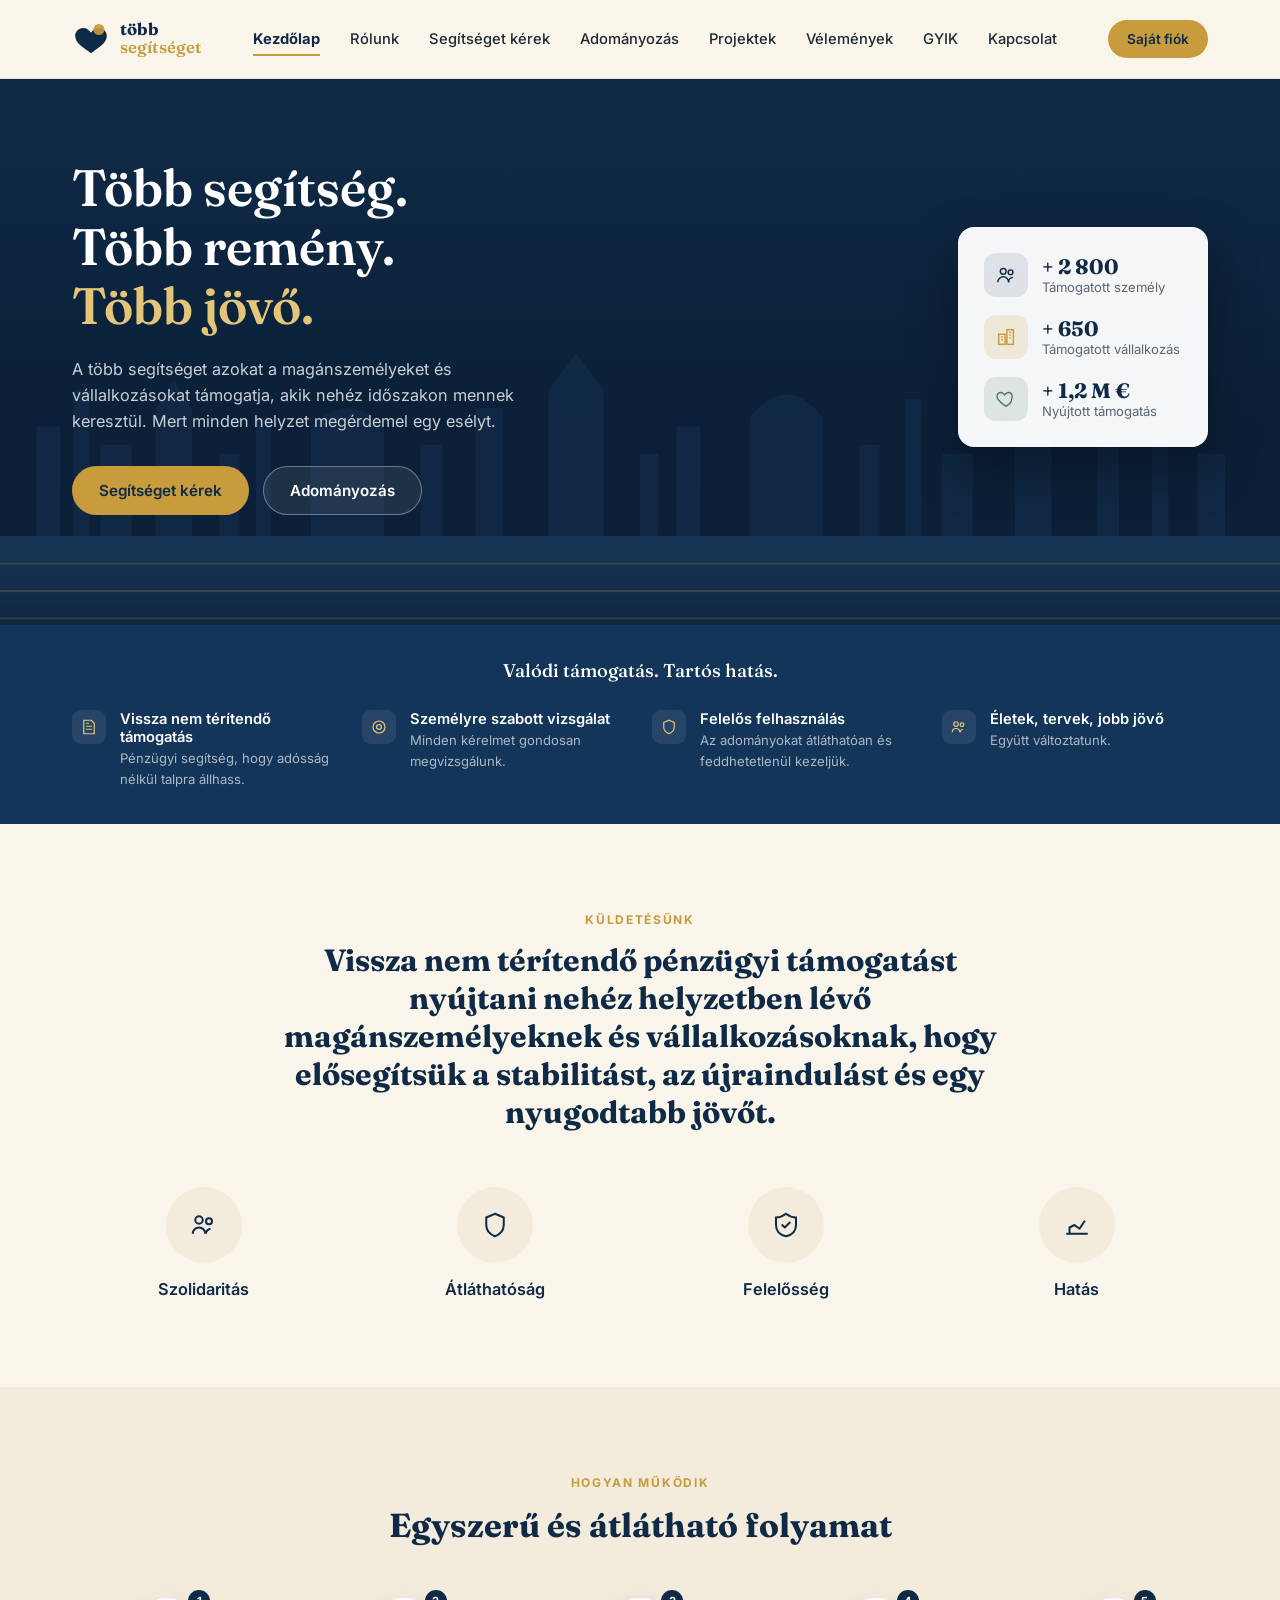
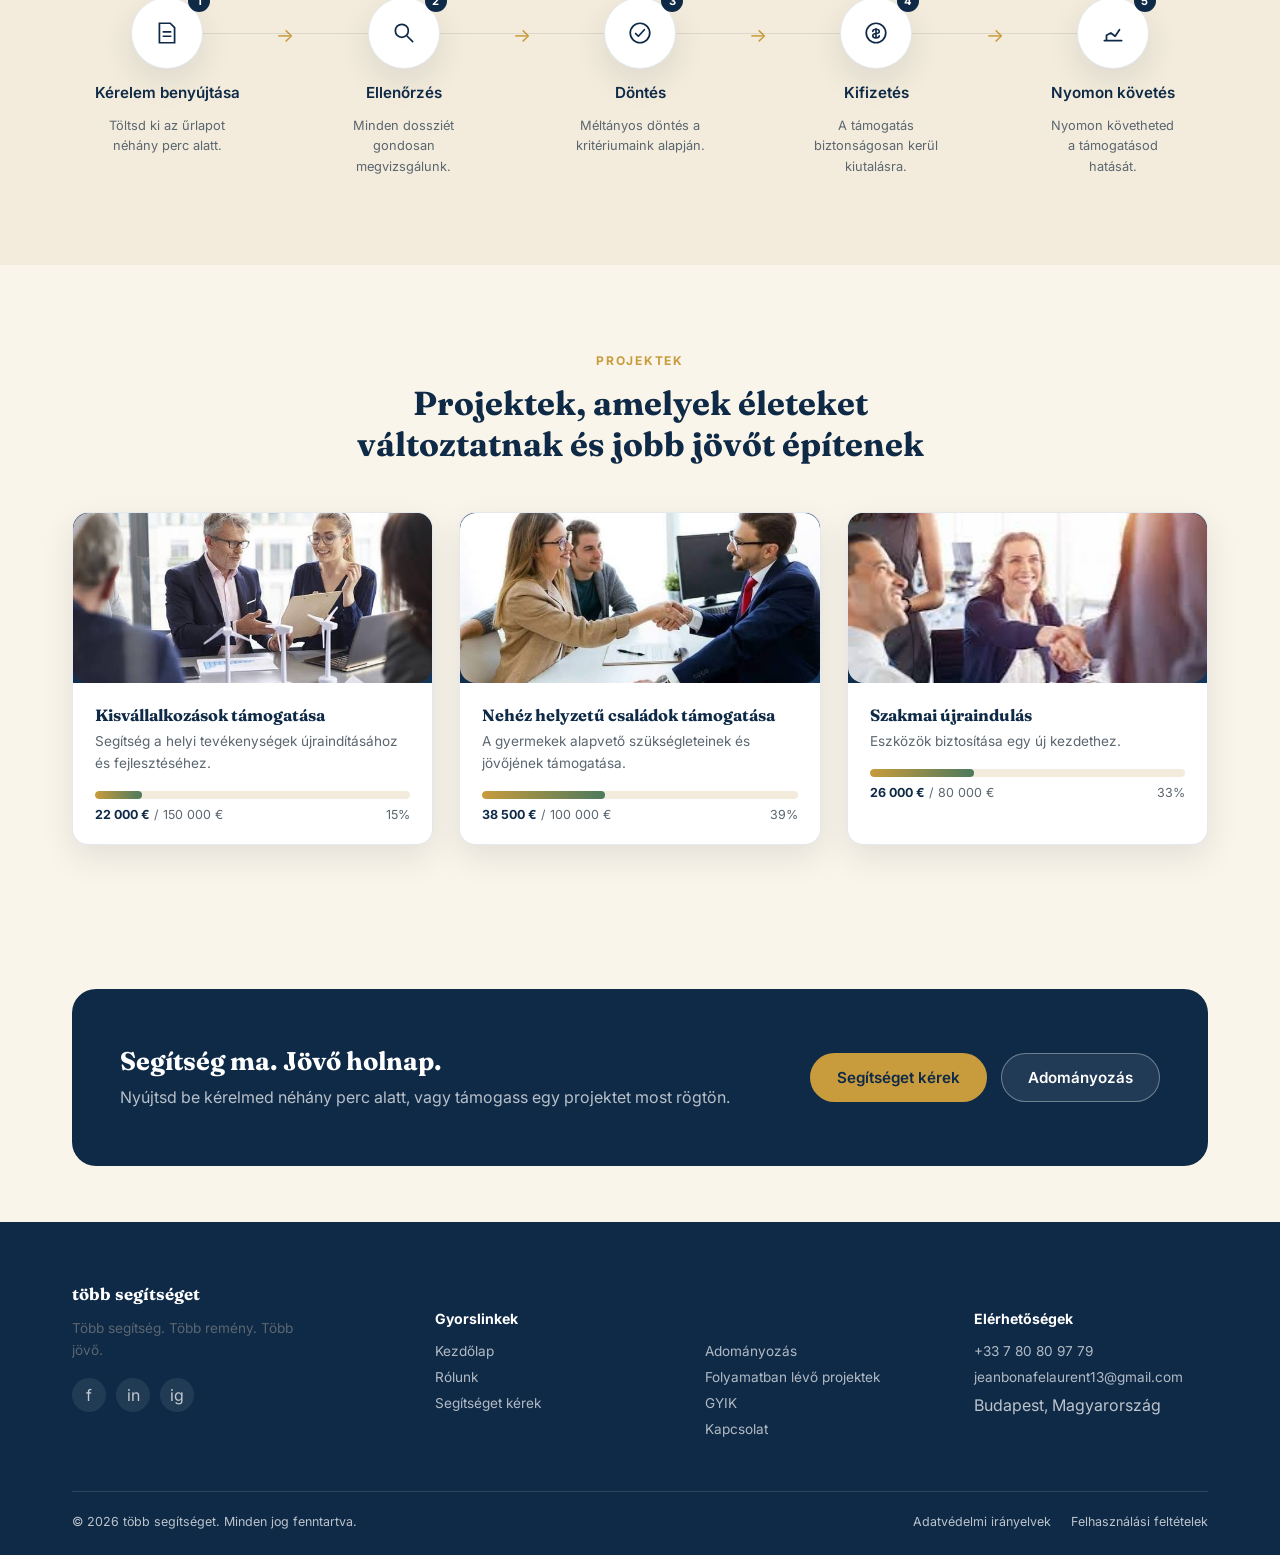
<file: index.html>
<!DOCTYPE html>
<html lang="hu">
<head>
<meta charset="UTF-8">
<meta name="viewport" content="width=device-width, initial-scale=1.0">
<title>Több Segítséget — Plus d'aide. Plus d'espoir. Plus d'avenir.</title>
<link rel="stylesheet" href="css/style.css">
</head>
<body>

<!-- ===================== HEADER ===================== -->
<header class="site-header">
  <div class="container">
    <a href="index.html" class="brand">
      <svg class="brand-mark" viewBox="0 0 48 48" fill="none" xmlns="http://www.w3.org/2000/svg">
        <path d="M14 10c-6 0-10 5-10 10 0 9 10 15 20 22 10-7 20-13 20-22 0-5-4-10-10-10-4 0-7.5 2.2-10 6-2.5-3.8-6-6-10-6z" fill="#0F2A47"/>
        <path d="M24 22c4-5 8-8 12-8 4.5 0 8 3.3 8 8 0 6.5-6.5 11-14 16" fill="none" stroke="#C89B3C" stroke-width="0" />
        <circle cx="34" cy="12" r="7" fill="#C89B3C" opacity="0.9"/>
      </svg>
      <span class="brand-text">
        <span class="top">több</span>
        <span class="bottom">segítséget</span>
      </span>
    </a>
    <nav class="main-nav">
      <a href="index.html" class="active" data-i18n="nav_home">Accueil</a>
      <a href="apropos.html" data-i18n="nav_about">À propos</a>
      <a href="demander-aide.html" data-i18n="nav_ask">Demander une aide</a>
      <a href="financement.html" data-i18n="nav_fund">Faire un financement</a>
      <a href="projets.html" data-i18n="nav_projects">Projets</a>
      <a href="temoignages.html" data-i18n="nav_testimonials">Témoignages</a>
      <a href="faq.html" data-i18n="nav_faq">FAQ</a>
      <a href="contact.html" data-i18n="nav_contact">Contact</a>
    </nav>
    <div class="nav-cta">
      <a href="dashboard.html" class="btn btn-gold btn-sm" data-i18n="nav_account">Espace personnel</a>
      <button class="nav-toggle" aria-label="Menu"><span></span><span></span><span></span></button>
    </div>
  </div>
</header>

<!-- ===================== HERO ===================== -->
<section class="hero">
  <svg class="hero-skyline" viewBox="0 0 1400 640" preserveAspectRatio="xMidYMax slice" xmlns="http://www.w3.org/2000/svg">
    <defs>
      <linearGradient id="skyGrad" x1="0" y1="0" x2="0" y2="1">
        <stop offset="0%" stop-color="#0F2A47"/>
        <stop offset="60%" stop-color="#0B2038"/>
        <stop offset="100%" stop-color="#0B2038"/>
      </linearGradient>
      <linearGradient id="riverGrad" x1="0" y1="0" x2="0" y2="1">
        <stop offset="0%" stop-color="#1a3a5c"/>
        <stop offset="100%" stop-color="#0B2038"/>
      </linearGradient>
    </defs>
    <rect width="1400" height="640" fill="url(#skyGrad)"/>
    <!-- distant skyline silhouette, evokes a riverside capital at dusk -->
    <g opacity="0.55" fill="#16324f">
      <rect x="40" y="380" width="26" height="140"/>
      <rect x="80" y="340" width="18" height="180"/>
      <rect x="110" y="400" width="34" height="120"/>
      <polygon points="170,520 170,360 190,330 210,360 210,520"/>
      <rect x="240" y="410" width="22" height="110"/>
      <rect x="280" y="370" width="16" height="150"/>
      <path d="M340 520 L340 380 Q380 340 420 380 L420 520 Z"/>
      <rect x="460" y="400" width="24" height="120"/>
      <rect x="520" y="360" width="30" height="160"/>
      <polygon points="600,520 600,340 630,300 660,340 660,520"/>
      <rect x="700" y="410" width="20" height="110"/>
      <rect x="740" y="380" width="26" height="140"/>
      <path d="M820 520 L820 370 Q860 320 900 370 L900 520 Z"/>
      <rect x="940" y="400" width="22" height="120"/>
      <rect x="990" y="350" width="18" height="170"/>
      <rect x="1030" y="410" width="34" height="110"/>
      <polygon points="1110,520 1110,360 1130,330 1150,360 1150,520"/>
      <rect x="1200" y="400" width="24" height="120"/>
      <rect x="1260" y="370" width="18" height="150"/>
      <rect x="1310" y="410" width="30" height="110"/>
    </g>
    <!-- river -->
    <rect x="0" y="500" width="1400" height="140" fill="url(#riverGrad)"/>
    <g opacity="0.25" stroke="#C89B3C" stroke-width="2">
      <line x1="0" y1="530" x2="1400" y2="530"/>
      <line x1="0" y1="560" x2="1400" y2="560"/>
      <line x1="0" y1="590" x2="1400" y2="590"/>
    </g>
  </svg>

  <div class="hero-inner">
    <div>
      <h1 data-i18n="hero_title">Plus d'aide.<br>Plus d'espoir.<br><span class="accent">Plus d'avenir.</span></h1>
      <p class="lead" data-i18n="hero_lead">több segítséget soutient les personnes et les entreprises qui traversent des moments difficiles. Parce que chaque situation mérite une opportunité.</p>
      <div class="hero-actions">
        <a href="demander-aide.html" class="btn btn-gold" data-i18n="nav_ask">Demander une aide</a>
        <a href="financement.html" class="btn btn-ghost-white" data-i18n="nav_fund">Faire un financement</a>
      </div>
    </div>

    <div class="hero-stat-card">
      <div class="stat-row">
        <div class="stat-icon i-people">
          <svg width="22" height="22" viewBox="0 0 24 24" fill="none"><circle cx="9" cy="8" r="3.2" stroke="currentColor" stroke-width="1.6"/><path d="M3 20c0-3.3 2.7-6 6-6s6 2.7 6 6" stroke="currentColor" stroke-width="1.6"/><circle cx="17" cy="9" r="2.6" stroke="currentColor" stroke-width="1.6"/><path d="M14.5 20c.3-2.8 2.3-5 5-5.4" stroke="currentColor" stroke-width="1.6"/></svg>
        </div>
        <div>
          <strong>+ 2 800</strong>
          <span data-i18n="stat_people">Personnes aidées</span>
        </div>
      </div>
      <div class="stat-row">
        <div class="stat-icon i-biz">
          <svg width="22" height="22" viewBox="0 0 24 24" fill="none"><rect x="4" y="9" width="7" height="11" stroke="currentColor" stroke-width="1.6"/><rect x="13" y="4" width="7" height="16" stroke="currentColor" stroke-width="1.6"/><path d="M6.5 12h2M6.5 15h2M15.5 7h2M15.5 10h2M15.5 13h2" stroke="currentColor" stroke-width="1.4"/></svg>
        </div>
        <div>
          <strong>+ 650</strong>
          <span data-i18n="stat_biz">Entreprises soutenues</span>
        </div>
      </div>
      <div class="stat-row">
        <div class="stat-icon i-heart">
          <svg width="22" height="22" viewBox="0 0 24 24" fill="none"><path d="M12 20s-7-4.4-9.3-8.8C1.4 8 3 5 6.2 5c2 0 3.4 1.2 4.3 2.6.9-1.4 2.3-2.6 4.3-2.6 3.2 0 4.8 3 3.5 6.2C19 15.6 12 20 12 20z" stroke="currentColor" stroke-width="1.6" stroke-linejoin="round"/></svg>
        </div>
        <div>
          <strong>+ 1,2 M €</strong>
          <span data-i18n="stat_amount">Aides accordées</span>
        </div>
      </div>
    </div>
  </div>
</section>

<!-- ===================== TRUST / VALUE BAR ===================== -->
<section class="trust-bar">
  <div class="container">
    <h3 data-i18n="trust_head">Un soutien concret. Un impact durable.</h3>
    <div class="trust-grid">
      <div class="trust-item">
        <div class="ic"><svg width="18" height="18" viewBox="0 0 24 24" fill="none"><path d="M7 3h8l4 4v14H5V3h2z" stroke="currentColor" stroke-width="1.6"/><path d="M8 11h8M8 15h8M8 7h4" stroke="currentColor" stroke-width="1.6"/></svg></div>
        <div><strong data-i18n="trust1_t">Aide non remboursable</strong><p data-i18n="trust1_p">Une aide financière pour rebondir sans dette.</p></div>
      </div>
      <div class="trust-item">
        <div class="ic"><svg width="18" height="18" viewBox="0 0 24 24" fill="none"><circle cx="12" cy="12" r="8" stroke="currentColor" stroke-width="1.6"/><circle cx="12" cy="12" r="3.2" stroke="currentColor" stroke-width="1.6"/></svg></div>
        <div><strong data-i18n="trust2_t">Étude personnalisée</strong><p data-i18n="trust2_p">Chaque demande est analysée avec attention.</p></div>
      </div>
      <div class="trust-item">
        <div class="ic"><svg width="18" height="18" viewBox="0 0 24 24" fill="none"><path d="M12 3l7 3v6c0 4.5-3 7.5-7 9-4-1.5-7-4.5-7-9V6l7-3z" stroke="currentColor" stroke-width="1.6"/></svg></div>
        <div><strong data-i18n="trust3_t">Utilisation responsable</strong><p data-i18n="trust3_p">Des fonds gérés avec transparence et intégrité.</p></div>
      </div>
      <div class="trust-item">
        <div class="ic"><svg width="18" height="18" viewBox="0 0 24 24" fill="none"><circle cx="8" cy="8" r="3" stroke="currentColor" stroke-width="1.6"/><circle cx="16" cy="9" r="2.4" stroke="currentColor" stroke-width="1.6"/><path d="M3 19c0-2.8 2.2-5 5-5s5 2.2 5 5M13.5 19c.2-2 1.7-3.6 3.7-4" stroke="currentColor" stroke-width="1.6"/></svg></div>
        <div><strong data-i18n="trust4_t">Des vies, des projets, un avenir meilleur</strong><p data-i18n="trust4_p">Ensemble, faisons la différence.</p></div>
      </div>
    </div>
  </div>
</section>

<!-- ===================== MISSION ===================== -->
<section class="section">
  <div class="container">
    <div class="mission">
      <span class="eyebrow" data-i18n="eyebrow_mission">Notre mission</span>
      <h2 data-i18n="mission_text">Offrir un soutien financier non remboursable aux personnes et aux entreprises en difficulté, afin de favoriser la stabilité, la relance et un avenir plus serein.</h2>
    </div>

    <div class="values-grid">
      <div class="value-card">
        <div class="value-icon"><svg width="30" height="30" viewBox="0 0 24 24" fill="none"><circle cx="8" cy="8" r="3" stroke="currentColor" stroke-width="1.6"/><circle cx="16" cy="9" r="2.4" stroke="currentColor" stroke-width="1.6"/><path d="M3 19c0-2.8 2.2-5 5-5s5 2.2 5 5M13.5 19c.2-2 1.7-3.6 3.7-4" stroke="currentColor" stroke-width="1.6"/></svg></div>
        <h4 data-i18n="value1">Solidarité</h4>
      </div>
      <div class="value-card">
        <div class="value-icon"><svg width="30" height="30" viewBox="0 0 24 24" fill="none"><path d="M12 3l7 3v6c0 4.5-3 7.5-7 9-4-1.5-7-4.5-7-9V6l7-3z" stroke="currentColor" stroke-width="1.6"/></svg></div>
        <h4 data-i18n="value2">Transparence</h4>
      </div>
      <div class="value-card">
        <div class="value-icon"><svg width="30" height="30" viewBox="0 0 24 24" fill="none"><path d="M12 3c4 3 6 3 8 3v6c0 5-3.5 8-8 9-4.5-1-8-4-8-9V6c2 0 4 0 8-3z" stroke="currentColor" stroke-width="1.6"/><path d="M9 12l2 2 4-4" stroke="currentColor" stroke-width="1.6" stroke-linecap="round" stroke-linejoin="round"/></svg></div>
        <h4 data-i18n="value3">Responsabilité</h4>
      </div>
      <div class="value-card">
        <div class="value-icon"><svg width="30" height="30" viewBox="0 0 24 24" fill="none"><path d="M4 19h16M6 19v-5l4-2 4 3 4-6" stroke="currentColor" stroke-width="1.6" stroke-linecap="round" stroke-linejoin="round"/></svg></div>
        <h4 data-i18n="value4">Impact</h4>
      </div>
    </div>
  </div>
</section>

<!-- ===================== PROCESS ===================== -->
<section class="section process">
  <div class="container">
    <div class="section-head">
      <span class="eyebrow" data-i18n="eyebrow_how">Comment ça marche</span>
      <h2 data-i18n="process_title">Un processus simple et transparent</h2>
    </div>
    <div class="process-steps">
      <div class="step">
        <div class="step-num"><span class="badge">1</span><svg width="26" height="26" viewBox="0 0 24 24" fill="none"><path d="M7 3h8l4 4v14H5V3h2z" stroke="currentColor" stroke-width="1.6"/><path d="M8 11h8M8 15h8" stroke="currentColor" stroke-width="1.6"/></svg></div>
        <h4 data-i18n="step1_t">Déposer une demande</h4>
        <p data-i18n="step1_p">Remplissez le formulaire en quelques minutes.</p>
      </div>
      <span class="step-arrow">→</span>
      <div class="step">
        <div class="step-num"><span class="badge">2</span><svg width="26" height="26" viewBox="0 0 24 24" fill="none"><circle cx="10" cy="10" r="6" stroke="currentColor" stroke-width="1.6"/><path d="M15 15l5 5" stroke="currentColor" stroke-width="1.6" stroke-linecap="round"/></svg></div>
        <h4 data-i18n="step2_t">Vérification</h4>
        <p data-i18n="step2_p">Nous étudions chaque dossier avec soin.</p>
      </div>
      <span class="step-arrow">→</span>
      <div class="step">
        <div class="step-num"><span class="badge">3</span><svg width="26" height="26" viewBox="0 0 24 24" fill="none"><circle cx="12" cy="12" r="9" stroke="currentColor" stroke-width="1.6"/><path d="M8 12.5l2.5 2.5L16 9" stroke="currentColor" stroke-width="1.6" stroke-linecap="round" stroke-linejoin="round"/></svg></div>
        <h4 data-i18n="step3_t">Décision</h4>
        <p data-i18n="step3_p">Une décision équitable selon nos critères.</p>
      </div>
      <span class="step-arrow">→</span>
      <div class="step">
        <div class="step-num"><span class="badge">4</span><svg width="26" height="26" viewBox="0 0 24 24" fill="none"><circle cx="12" cy="12" r="9" stroke="currentColor" stroke-width="1.6"/><path d="M12 8v8M9 10.5c0-1.5 1.3-2 3-2s3 .8 3 2-1.2 1.8-3 2-3 .8-3 2 1.3 2 3 2 3-.5 3-2" stroke="currentColor" stroke-width="1.5" stroke-linecap="round"/></svg></div>
        <h4 data-i18n="step4_t">Versement</h4>
        <p data-i18n="step4_p">L'aide est versée en toute sécurité.</p>
      </div>
      <span class="step-arrow">→</span>
      <div class="step">
        <div class="step-num"><span class="badge">5</span><svg width="26" height="26" viewBox="0 0 24 24" fill="none"><path d="M4 19h16M6 19v-5l4-2 4 3 4-6" stroke="currentColor" stroke-width="1.6" stroke-linecap="round" stroke-linejoin="round"/></svg></div>
        <h4 data-i18n="step5_t">Suivi</h4>
        <p data-i18n="step5_p">Vous suivez l'impact de votre aide.</p>
      </div>
    </div>
  </div>
</section>

<!-- ===================== PROJECTS PREVIEW ===================== -->
<section class="section">
  <div class="container">
    <div class="section-head">
      <span class="eyebrow" data-i18n="nav_projects">Projets en cours</span>
      <h2 data-i18n="projects_head">Des projets qui changent des vies et construisent un avenir meilleur</h2>
    </div>
    <div class="projects-grid">
      <div class="project-card">
        <div class="project-photo">
                    <img src="images/images.jpg" alt="Soutien aux petites entreprises" style="width:100%;height:100%;object-fit:cover;border-radius:var(--radius);">

        </div>
        <div class="project-body">
          <h4 data-i18n="proj1_name">Soutien aux petites entreprises</h4>
          <p data-i18n="proj1_desc">Aider à relancer et développer les activités locales.</p>
          <div class="progress-track"><div class="progress-fill" style="width:15%"></div></div>
          <div class="progress-meta"><span><strong>22 000 €</strong> / 150 000 €</span><span>15%</span></div>
        </div>
      </div>
      <div class="project-card">
        <div class="project-photo">
                    <img src="images/images1.jpg" alt="Aide aux familles en difficulté" style="width:100%;height:100%;object-fit:cover;border-radius:var(--radius);">

        </div>
        <div class="project-body">
          <h4 data-i18n="proj2_name">Aide aux familles en difficulté</h4>
          <p data-i18n="proj2_desc">Soutenir les besoins essentiels et l'avenir des enfants.</p>
          <div class="progress-track"><div class="progress-fill" style="width:39%"></div></div>
          <div class="progress-meta"><span><strong>38 500 €</strong> / 100 000 €</span><span>39%</span></div>
        </div>
      </div>
      <div class="project-card">
        <div class="project-photo">
                    <img src="images/images2.jpg" alt="Relance professionnelle" style="width:100%;height:100%;object-fit:cover;border-radius:var(--radius);">
        </div>
        <div class="project-body">
          <h4 data-i18n="proj3_name">Relance professionnelle</h4>
          <p data-i18n="proj3_desc">Redonner les moyens d'un nouveau départ.</p>
          <div class="progress-track"><div class="progress-fill" style="width:33%"></div></div>
          <div class="progress-meta"><span><strong>26 000 €</strong> / 80 000 €</span><span>33%</span></div>
        </div>
      </div>
    </div>
  </div>
</section>

<!-- ===================== CTA ===================== -->
<section class="section-tight">
  <div class="container">
    <div class="cta-band">
      <div>
        <h3 data-i18n="cta_title">Une aide aujourd'hui. Un avenir demain.</h3>
        <p data-i18n="cta_sub">Déposez votre demande en quelques minutes, ou soutenez un projet dès maintenant.</p>
      </div>
      <div class="cta-actions">
        <a href="demander-aide.html" class="btn btn-gold" data-i18n="nav_ask">Demander une aide</a>
        <a href="financement.html" class="btn btn-ghost-white" data-i18n="nav_fund">Faire un financement</a>
      </div>
    </div>
  </div>
</section>

<!-- ===================== FOOTER ===================== -->
<footer class="site-footer">
  <div class="container">
    <div class="footer-grid">
      <div class="footer-brand">
        <div class="brand">
          <span class="brand-text"><span class="top">több segítséget</span></span>
        </div>
        <p data-i18n="hero_tagline">Plus d'aide. Plus d'espoir. Plus d'avenir.</p>
        <div class="footer-social">
          <a href="#" aria-label="Facebook">f</a>
          <a href="#" aria-label="LinkedIn">in</a>
          <a href="#" aria-label="Instagram">ig</a>
        </div>
      </div>
      <div class="footer-col">
        <h5 data-i18n="footer_links">Liens rapides</h5>
        <a href="index.html" data-i18n="nav_home">Accueil</a>
        <a href="apropos.html" data-i18n="nav_about">À propos</a>
        <a href="demander-aide.html" data-i18n="nav_ask">Demander une aide</a>
      </div>
      <div class="footer-col">
        <h5>&nbsp;</h5>
        <a href="financement.html" data-i18n="nav_fund">Faire un financement</a>
        <a href="projets.html" data-i18n="ph_projects_crumb">Projets en cours</a>
        <a href="faq.html" data-i18n="nav_faq">FAQ</a>
        <a href="contact.html" data-i18n="nav_contact">Contact</a>
      </div>
      <div class="footer-col">
        <h5 data-i18n="footer_info">Informations</h5>
        <a href="tel:+33780809779">+33 7 80 80 97 79</a>
        <a href="mailto:jeanbonafelaurent13@gmail.com">jeanbonafelaurent13@gmail.com</a>
        <span data-i18n="footer_city">Budapest, Hongrie</span>
      </div>
    </div>
    <div class="footer-bottom">
      <span data-i18n="footer_rights">© 2026 több segítséget. Tous droits réservés.</span>
      <span><a href="#" data-i18n="footer_privacy">Politique de confidentialité</a><a href="#" data-i18n="footer_terms">Conditions d'utilisation</a></span>
    </div>
  </div>
</footer>

<script src="js/i18n.js"></script>
<script src="js/nav.js"></script>
</body>
</html>
</file>
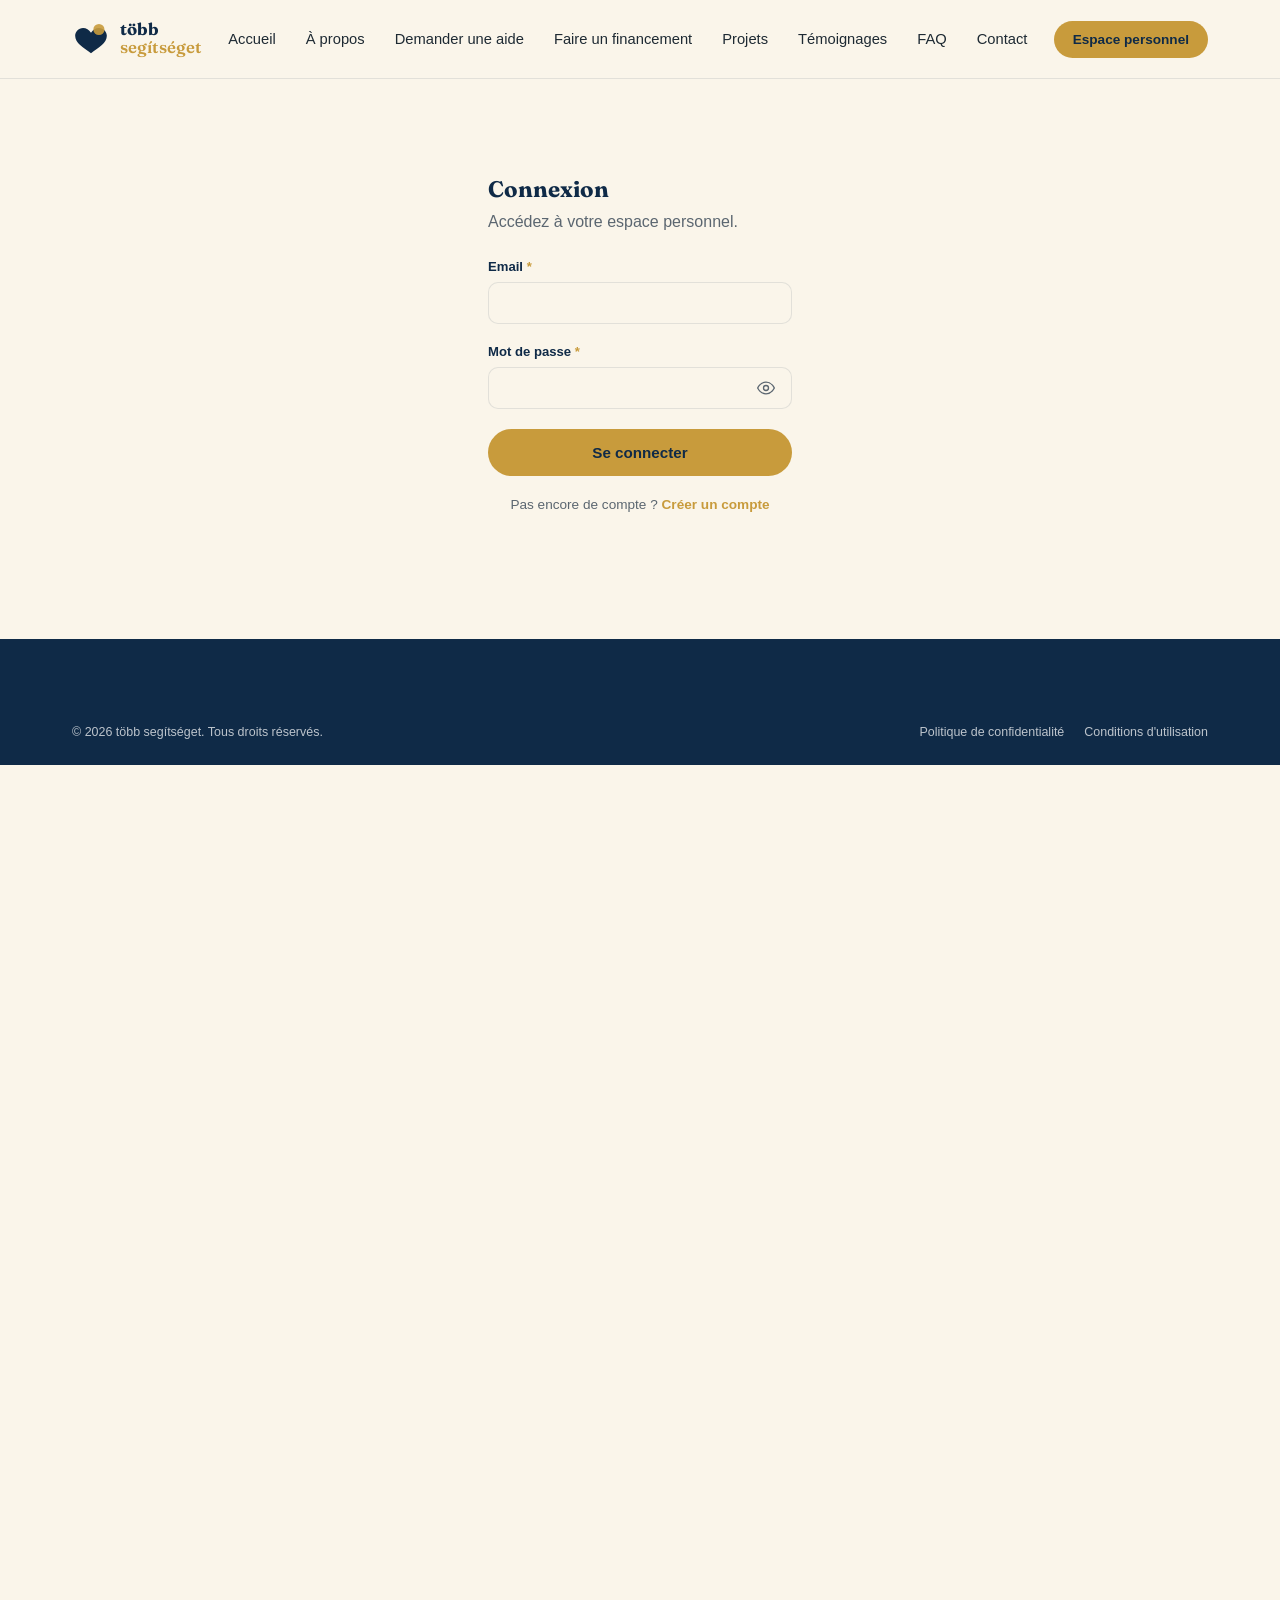
<file: admin.html>
<!DOCTYPE html>
<html lang="hu">
<head>
<meta charset="UTF-8">
<meta name="viewport" content="width=device-width, initial-scale=1.0">
<title>Administration — Több Segítséget</title>
<link rel="stylesheet" href="css/style.css">
<style>
.admin-table{width:100%;border-collapse:collapse;font-size:0.85rem;}
.admin-table th{text-align:left;padding:10px 12px;color:var(--ink-soft);font-weight:600;border-bottom:1px solid var(--line);}
.admin-table td{padding:10px 12px;border-bottom:1px solid var(--line);vertical-align:top;}
.admin-table select, .admin-table input{padding:6px 8px;border-radius:6px;border:1px solid var(--line);font-size:0.8rem;}
.admin-section{background:var(--white);border-radius:var(--radius);padding:26px;box-shadow:var(--shadow);border:1px solid var(--line);margin-bottom:32px;overflow-x:auto;}
.admin-section h3{margin-bottom:16px;font-size:1.05rem;}
.badge{display:inline-block;padding:3px 10px;border-radius:999px;font-size:0.72rem;font-weight:700;}
.badge-en_attente{background:#fdf3dd;color:#8a6a1c;}
.badge-en_cours{background:#e5eefb;color:#2c5da0;}
.badge-acceptee{background:#e9f4ee;color:#2c6b4a;}
.badge-refusee{background:#fdecec;color:#9c2b2b;}
.badge-confirme{background:#e9f4ee;color:#2c6b4a;}
</style>
</head>
<body>

<header class="site-header">
  <div class="container">
    <a href="index.html" class="brand">
      <svg class="brand-mark" viewBox="0 0 48 48" fill="none" xmlns="http://www.w3.org/2000/svg">
        <path d="M14 10c-6 0-10 5-10 10 0 9 10 15 20 22 10-7 20-13 20-22 0-5-4-10-10-10-4 0-7.5 2.2-10 6-2.5-3.8-6-6-10-6z" fill="#0F2A47"/>
        <path d="M24 22c4-5 8-8 12-8 4.5 0 8 3.3 8 8 0 6.5-6.5 11-14 16" fill="none" stroke="#C89B3C" stroke-width="0" />
        <circle cx="34" cy="12" r="7" fill="#C89B3C" opacity="0.9"/>
      </svg>
      <span class="brand-text">
        <span class="top">több</span>
        <span class="bottom">segítséget</span>
      </span>
    </a>
    <nav class="main-nav">
      <a href="index.html" data-i18n="nav_home">Accueil</a>
      <a href="apropos.html" data-i18n="nav_about">À propos</a>
      <a href="demander-aide.html" data-i18n="nav_ask">Demander une aide</a>
      <a href="financement.html" data-i18n="nav_fund">Faire un financement</a>
      <a href="projets.html" data-i18n="nav_projects">Projets</a>
      <a href="temoignages.html" data-i18n="nav_testimonials">Témoignages</a>
      <a href="faq.html" data-i18n="nav_faq">FAQ</a>
      <a href="contact.html" data-i18n="nav_contact">Contact</a>
    </nav>
    <div class="nav-cta">
      <a href="dashboard.html" class="btn btn-gold btn-sm" data-i18n="nav_account">Espace personnel</a>
      <button class="nav-toggle" aria-label="Menu"><span></span><span></span><span></span></button>
    </div>
  </div>
</header>

<section class="page-hero">
  <div class="container">
    <span class="breadcrumb">Accueil / Administration</span>
    <h1>Panneau d'administration</h1>
    <p id="adminGreeting">Vérification des droits…</p>
  </div>
</section>

<section class="section">
  <div class="container">

    <div class="dash-kpis" id="adminStats" style="margin-bottom:36px;">
      <div class="kpi-card"><span>Utilisateurs</span><strong id="statUsers">–</strong></div>
      <div class="kpi-card"><span>Demandes en attente</span><strong id="statPending">–</strong></div>
      <div class="kpi-card"><span>Virements en attente</span><strong id="statPendingFund">–</strong></div>
      <div class="kpi-card"><span>Total collecté (confirmé)</span><strong id="statRaised">–</strong></div>
    </div>

    <div class="admin-section">
      <h3>Coordonnées bancaires affichées aux donateurs</h3>
      <div id="bankSettingsMsg" style="display:none;font-size:0.85rem;margin-bottom:12px;"></div>
      <div class="field-grid">
        <div class="field">
          <label>Titulaire du compte</label>
          <input type="text" id="setHolder">
        </div>
        <div class="field">
          <label>Banque</label>
          <input type="text" id="setBank">
        </div>
        <div class="field">
          <label>IBAN</label>
          <input type="text" id="setIban">
        </div>
        <div class="field">
          <label>BIC / SWIFT</label>
          <input type="text" id="setBic">
        </div>
      </div>
      <button type="button" id="saveBankBtn" class="btn btn-gold btn-sm">Enregistrer les coordonnées</button>
    </div>

    <div class="admin-section">
      <h3>Demandes d'aide</h3>
      <table class="admin-table">
        <thead>
          <tr>
            <th>Demandeur</th><th>Type</th><th>Situation</th><th>Montant demandé</th>
            <th>Statut</th><th>Montant accordé</th><th>Déposée le</th><th></th>
          </tr>
        </thead>
        <tbody id="requestsBody">
          <tr><td colspan="8">Chargement…</td></tr>
        </tbody>
      </table>
    </div>

    <div class="admin-section">
      <h3>Financements (virements bancaires)</h3>
      <table class="admin-table">
        <thead><tr><th>Projet</th><th>Montant</th><th>Référence</th><th>Donateur</th><th>Statut</th><th>Date</th><th></th></tr></thead>
        <tbody id="financementsBody"><tr><td colspan="7">Chargement…</td></tr></tbody>
      </table>
    </div>

    <div class="admin-section">
      <h3>Messages de contact</h3>
      <table class="admin-table">
        <thead><tr><th>Nom</th><th>Email</th><th>Sujet</th><th>Message</th><th>Date</th></tr></thead>
        <tbody id="messagesBody"><tr><td colspan="5">Chargement…</td></tr></tbody>
      </table>
    </div>

  </div>
</section>

<footer class="site-footer">
  <div class="container">
    <div class="footer-bottom">
      <span data-i18n="footer_rights">© 2026 több segítséget. Tous droits réservés.</span>
      <span><a href="#" data-i18n="footer_privacy">Politique de confidentialité</a><a href="#" data-i18n="footer_terms">Conditions d'utilisation</a></span>
    </div>
  </div>
</footer>

<script src="js/api.js"></script>
<script src="js/i18n.js"></script>
<script src="js/nav.js"></script>
<script>
const statusLabels = {
  en_attente: 'En attente', en_cours: 'En cours', acceptee: 'Acceptée', refusee: 'Refusée'
};

(async function initAdmin(){
  let user;
  try {
    user = await requireAuth();
  } catch (e) { return; }
  if (!user) return;

  if (!user.is_admin) {
    document.querySelector('.page-hero .container').innerHTML =
      '<h1>Accès refusé</h1><p>Cette page est réservée aux administrateurs.</p>';
    document.querySelector('.section .container').innerHTML = '';
    return;
  }

  document.getElementById('adminGreeting').textContent = 'Connecté en tant que ' + user.full_name + '.';

  try {
    const bank = await apiGet('bank-details.php');
    document.getElementById('setHolder').value = bank.holder || '';
    document.getElementById('setBank').value = bank.bank || '';
    document.getElementById('setIban').value = bank.iban || '';
    document.getElementById('setBic').value = bank.bic || '';
  } catch (e) { /* pas bloquant */ }

  document.getElementById('saveBankBtn').addEventListener('click', async function(){
    const msg = document.getElementById('bankSettingsMsg');
    this.disabled = true;
    try {
      await apiPost('admin-update-bank.php', {
        holder: document.getElementById('setHolder').value,
        bank: document.getElementById('setBank').value,
        iban: document.getElementById('setIban').value,
        bic: document.getElementById('setBic').value
      });
      msg.textContent = 'Coordonnées enregistrées.';
      msg.style.color = '#2c6b4a';
      msg.style.display = 'block';
    } catch (err) {
      msg.textContent = err.message;
      msg.style.color = '#9c2b2b';
      msg.style.display = 'block';
    } finally {
      this.disabled = false;
      setTimeout(function(){ msg.style.display = 'none'; }, 3000);
    }
  });

  try {
    const data = await apiGet('admin-data.php');

    document.getElementById('statUsers').textContent = data.stats.total_users;
    document.getElementById('statPending').textContent = data.stats.pending_requests;
    document.getElementById('statPendingFund').textContent = data.stats.pending_financements;
    document.getElementById('statRaised').textContent = Number(data.stats.total_raised).toLocaleString('fr-FR') + ' €';

    document.getElementById('requestsBody').innerHTML = data.requests.map(function(r){
      return '<tr data-id="' + r.id + '">' +
        '<td>' + r.full_name + '<br><span style="color:var(--ink-soft);font-size:0.75rem;">' + r.email + '</span></td>' +
        '<td>' + r.request_type + '</td>' +
        '<td style="max-width:220px;">' + (r.situation || '—') + '</td>' +
        '<td>' + (r.amount_requested ? Number(r.amount_requested).toLocaleString('fr-FR') + ' €' : '—') + '</td>' +
        '<td><select class="status-select">' +
          Object.keys(statusLabels).map(function(s){
            return '<option value="' + s + '"' + (s === r.status ? ' selected' : '') + '>' + statusLabels[s] + '</option>';
          }).join('') +
        '</select></td>' +
        '<td><input type="number" class="amount-input" value="' + (r.amount_granted || '') + '" placeholder="€" style="width:90px;"></td>' +
        '<td>' + new Date(r.created_at).toLocaleDateString('fr-FR') + '</td>' +
        '<td><button class="btn btn-gold btn-sm save-btn">Enregistrer</button></td>' +
      '</tr>';
    }).join('') || '<tr><td colspan="8">Aucune demande.</td></tr>';

    document.querySelectorAll('#requestsBody .save-btn').forEach(function(btn){
      btn.addEventListener('click', async function(){
        const row = btn.closest('tr');
        const id = row.dataset.id;
        const status = row.querySelector('.status-select').value;
        const amount = row.querySelector('.amount-input').value;
        btn.textContent = '...';
        try {
          await apiPost('admin-update-request.php', { request_id: id, status: status, amount_granted: amount });
          btn.textContent = '✓ Enregistré';
        } catch (err) {
          btn.textContent = 'Erreur';
          alert(err.message);
        }
        setTimeout(function(){ btn.textContent = 'Enregistrer'; }, 1500);
      });
    });

    const finStatusLabels = { en_attente: 'En attente', confirme: 'Confirmé' };
    document.getElementById('financementsBody').innerHTML = data.financements.map(function(f){
      const badge = '<span class="badge badge-' + f.status + '">' + (finStatusLabels[f.status] || f.status) + '</span>';
      const action = f.status === 'en_attente'
        ? '<button class="btn btn-gold btn-sm confirm-fund-btn" data-id="' + f.id + '">Confirmer reçu</button>'
        : '—';
      return '<tr>' +
        '<td>' + f.project_name + '</td>' +
        '<td>' + Number(f.amount).toLocaleString('fr-FR') + ' €</td>' +
        '<td>' + (f.reference_code || '—') + '</td>' +
        '<td>' + (f.donor_name || 'Anonyme') + (f.donor_email ? '<br><span style="color:var(--ink-soft);font-size:0.75rem;">' + f.donor_email + '</span>' : '') + '</td>' +
        '<td>' + badge + '</td>' +
        '<td>' + new Date(f.created_at).toLocaleDateString('fr-FR') + '</td>' +
        '<td>' + action + '</td>' +
      '</tr>';
    }).join('') || '<tr><td colspan="7">Aucun financement.</td></tr>';

    document.querySelectorAll('.confirm-fund-btn').forEach(function(btn){
      btn.addEventListener('click', async function(){
        btn.textContent = '...';
        try {
          await apiPost('admin-confirm-financement.php', { financement_id: btn.dataset.id });
          btn.textContent = '✓ Confirmé';
          btn.disabled = true;
        } catch (err) {
          btn.textContent = 'Erreur';
          alert(err.message);
        }
      });
    });

    document.getElementById('messagesBody').innerHTML = data.messages.map(function(m){
      return '<tr>' +
        '<td>' + m.full_name + '</td>' +
        '<td>' + m.email + '</td>' +
        '<td>' + (m.subject || '—') + '</td>' +
        '<td style="max-width:260px;">' + m.message + '</td>' +
        '<td>' + new Date(m.created_at).toLocaleDateString('fr-FR') + '</td>' +
      '</tr>';
    }).join('') || '<tr><td colspan="5">Aucun message.</td></tr>';

  } catch (err) {
    document.querySelector('.section .container').innerHTML =
      '<p style="color:#9c2b2b;">' + err.message + '</p>';
  }
})();
</script>
</body>
</html>
</file>
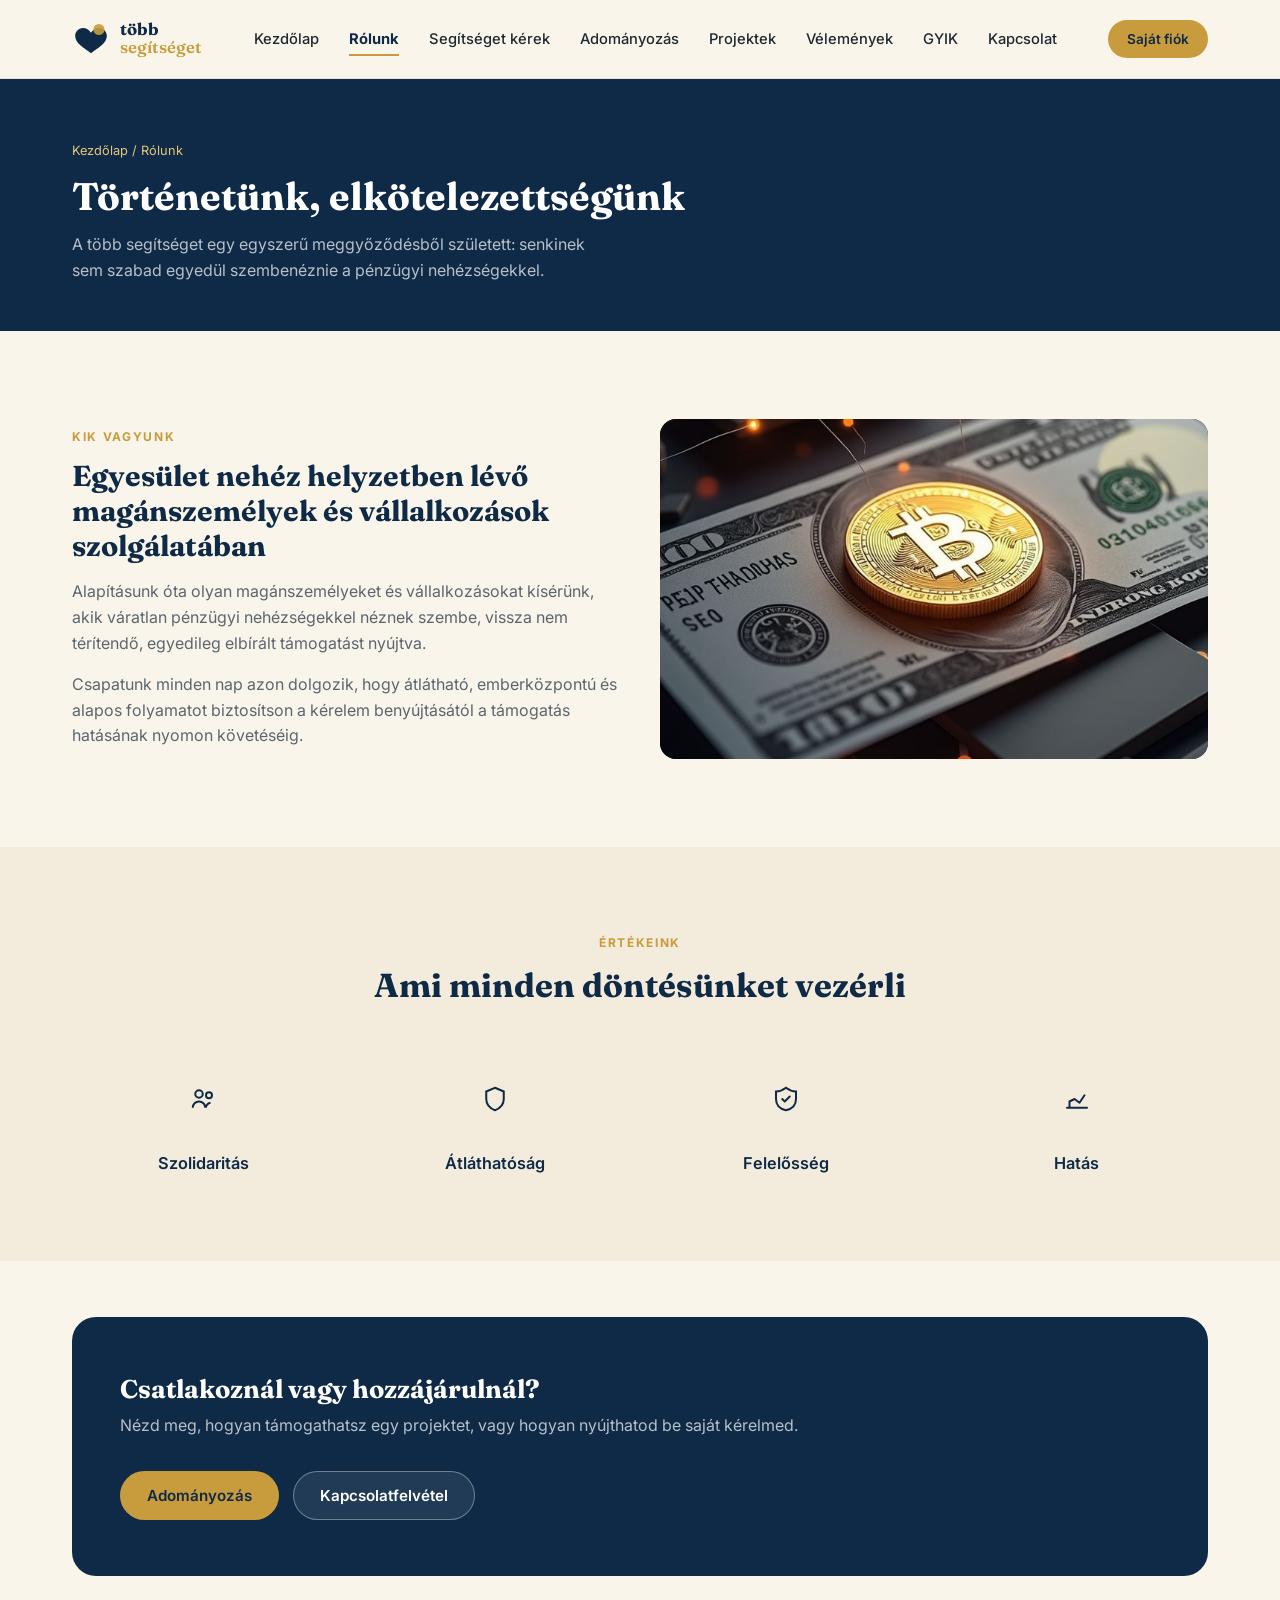
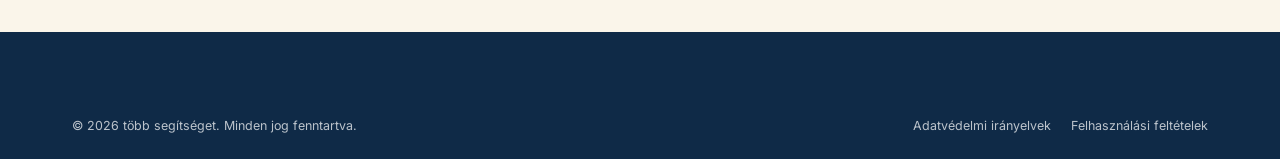
<file: apropos.html>
<!DOCTYPE html>
<html lang="hu">
<head>
<meta charset="UTF-8">
<meta name="viewport" content="width=device-width, initial-scale=1.0">
<title>À propos — Több Segítséget</title>
<link rel="stylesheet" href="css/style.css">
</head>
<body>

<header class="site-header">
  <div class="container">
    <a href="index.html" class="brand">
      <svg class="brand-mark" viewBox="0 0 48 48" fill="none" xmlns="http://www.w3.org/2000/svg">
        <path d="M14 10c-6 0-10 5-10 10 0 9 10 15 20 22 10-7 20-13 20-22 0-5-4-10-10-10-4 0-7.5 2.2-10 6-2.5-3.8-6-6-10-6z" fill="#0F2A47"/>
        <circle cx="34" cy="12" r="7" fill="#C89B3C" opacity="0.9"/>
      </svg>
      <span class="brand-text"><span class="top">több</span><span class="bottom">segítséget</span></span>
    </a>
    <nav class="main-nav">
      <a href="index.html" data-i18n="nav_home">Accueil</a>
      <a href="apropos.html" class="active" data-i18n="nav_about">À propos</a>
      <a href="demander-aide.html" data-i18n="nav_ask">Demander une aide</a>
      <a href="financement.html" data-i18n="nav_fund">Faire un financement</a>
      <a href="projets.html" data-i18n="nav_projects">Projets</a>
      <a href="temoignages.html" data-i18n="nav_testimonials">Témoignages</a>
      <a href="faq.html" data-i18n="nav_faq">FAQ</a>
      <a href="contact.html" data-i18n="nav_contact">Contact</a>
    </nav>
    <div class="nav-cta">
      <a href="dashboard.html" class="btn btn-gold btn-sm" data-i18n="nav_account">Espace personnel</a>
      <button class="nav-toggle" aria-label="Menu"><span></span><span></span><span></span></button>
    </div>
  </div>
</header>

<section class="page-hero">
  <div class="container">
    <span class="breadcrumb"><span data-i18n="nav_home">Accueil</span> / <span data-i18n="ph_about_crumb">À propos</span></span>
    <h1 data-i18n="ph_about_title">Notre histoire, notre engagement</h1>
    <p data-i18n="ph_about_sub">több segítséget est née d'une conviction simple : personne ne devrait affronter une difficulté financière seul.</p>
  </div>
</section>

<section class="section">
  <div class="container">
    <div class="grid-2">
      <div>
        <span class="eyebrow" data-i18n="about_eyebrow">Qui sommes-nous</span>
        <h2 style="font-size:1.8rem;margin-bottom:16px;" data-i18n="about_h2">Une association au service des personnes et des entreprises en difficulté</h2>
        <p style="margin-bottom:16px;" data-i18n="about_p1">Depuis notre création, nous accompagnons des particuliers et des entreprises confrontés à des imprévus financiers, en leur offrant une aide non remboursable, étudiée au cas par cas.</p>
        <p data-i18n="about_p2">Notre équipe travaille chaque jour à garantir un processus transparent, humain et rigoureux, du dépôt de la demande jusqu'au suivi de l'impact de l'aide accordée.</p>
      </div>
      <div class="project-photo" style="border-radius:var(--radius);height:340px;">
        <img src="images/background.jpg" alt="Notre équipe" style="width:100%;height:100%;object-fit:cover;border-radius:var(--radius);">
      </div>
    </div>
  </div>
</section>

<section class="section process">
  <div class="container">
    <div class="section-head">
      <span class="eyebrow" data-i18n="about_values_eyebrow">Nos valeurs</span>
      <h2 data-i18n="about_values_title">Ce qui guide chacune de nos décisions</h2>
    </div>
    <div class="values-grid">
      <div class="value-card">
        <div class="value-icon"><svg width="30" height="30" viewBox="0 0 24 24" fill="none"><circle cx="8" cy="8" r="3" stroke="currentColor" stroke-width="1.6"/><circle cx="16" cy="9" r="2.4" stroke="currentColor" stroke-width="1.6"/><path d="M3 19c0-2.8 2.2-5 5-5s5 2.2 5 5M13.5 19c.2-2 1.7-3.6 3.7-4" stroke="currentColor" stroke-width="1.6"/></svg></div>
        <h4 data-i18n="value1">Solidarité</h4>
      </div>
      <div class="value-card">
        <div class="value-icon"><svg width="30" height="30" viewBox="0 0 24 24" fill="none"><path d="M12 3l7 3v6c0 4.5-3 7.5-7 9-4-1.5-7-4.5-7-9V6l7-3z" stroke="currentColor" stroke-width="1.6"/></svg></div>
        <h4 data-i18n="value2">Transparence</h4>
      </div>
      <div class="value-card">
        <div class="value-icon"><svg width="30" height="30" viewBox="0 0 24 24" fill="none"><path d="M12 3c4 3 6 3 8 3v6c0 5-3.5 8-8 9-4.5-1-8-4-8-9V6c2 0 4 0 8-3z" stroke="currentColor" stroke-width="1.6"/><path d="M9 12l2 2 4-4" stroke="currentColor" stroke-width="1.6" stroke-linecap="round" stroke-linejoin="round"/></svg></div>
        <h4 data-i18n="value3">Responsabilité</h4>
      </div>
      <div class="value-card">
        <div class="value-icon"><svg width="30" height="30" viewBox="0 0 24 24" fill="none"><path d="M4 19h16M6 19v-5l4-2 4 3 4-6" stroke="currentColor" stroke-width="1.6" stroke-linecap="round" stroke-linejoin="round"/></svg></div>
        <h4 data-i18n="value4">Impact</h4>
      </div>
    </div>
  </div>
</section>

<section class="section-tight">
  <div class="container">
    <div class="cta-band">
      <div>
        <h3 data-i18n="about_cta_title">Envie de nous rejoindre ou de contribuer ?</h3>
        <p data-i18n="about_cta_sub">Découvrez comment soutenir un projet ou déposer votre propre demande.</p>
      </div>
      <div class="cta-actions">
        <a href="financement.html" class="btn btn-gold" data-i18n="nav_fund">Faire un financement</a>
        <a href="contact.html" class="btn btn-ghost-white" data-i18n="about_contact_btn">Nous contacter</a>
      </div>
    </div>
  </div>
</section>

<footer class="site-footer">
  <div class="container">
    <div class="footer-bottom">
      <span data-i18n="footer_rights">© 2026 több segítséget. Tous droits réservés.</span>
      <span><a href="#" data-i18n="footer_privacy">Politique de confidentialité</a><a href="#" data-i18n="footer_terms">Conditions d'utilisation</a></span>
    </div>
  </div>
</footer>
<script src="js/i18n.js"></script>
<script src="js/nav.js"></script>
</body>
</html>
</file>
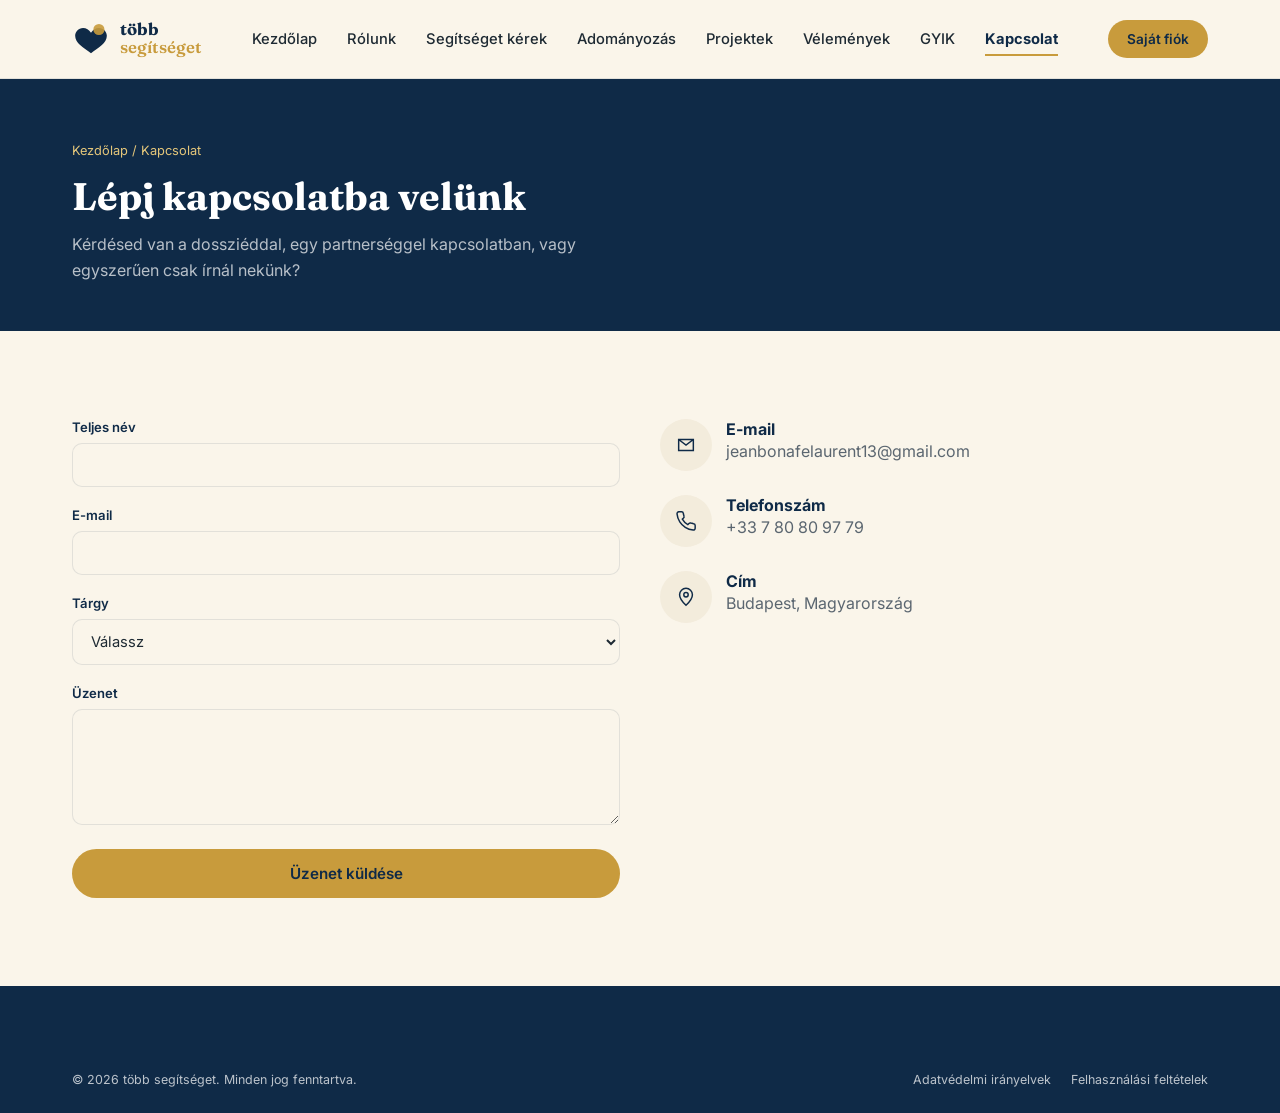
<file: contact.html>
<!DOCTYPE html>
<html lang="hu">
<head>
<meta charset="UTF-8">
<meta name="viewport" content="width=device-width, initial-scale=1.0">
<title>Contact — Több Segítséget</title>
<link rel="stylesheet" href="css/style.css">
</head>
<body>

<header class="site-header">
  <div class="container">
    <a href="index.html" class="brand">
      <svg class="brand-mark" viewBox="0 0 48 48" fill="none" xmlns="http://www.w3.org/2000/svg">
        <path d="M14 10c-6 0-10 5-10 10 0 9 10 15 20 22 10-7 20-13 20-22 0-5-4-10-10-10-4 0-7.5 2.2-10 6-2.5-3.8-6-6-10-6z" fill="#0F2A47"/>
        <circle cx="34" cy="12" r="7" fill="#C89B3C" opacity="0.9"/>
      </svg>
      <span class="brand-text"><span class="top">több</span><span class="bottom">segítséget</span></span>
    </a>
    <nav class="main-nav">
      <a href="index.html" data-i18n="nav_home">Accueil</a>
      <a href="apropos.html" data-i18n="nav_about">À propos</a>
      <a href="demander-aide.html" data-i18n="nav_ask">Demander une aide</a>
      <a href="financement.html" data-i18n="nav_fund">Faire un financement</a>
      <a href="projets.html" data-i18n="nav_projects">Projets</a>
      <a href="temoignages.html" data-i18n="nav_testimonials">Témoignages</a>
      <a href="faq.html" data-i18n="nav_faq">FAQ</a>
      <a href="contact.html" class="active" data-i18n="nav_contact">Contact</a>
    </nav>
    <div class="nav-cta">
      <a href="dashboard.html" class="btn btn-gold btn-sm" data-i18n="nav_account">Espace personnel</a>
      <button class="nav-toggle" aria-label="Menu"><span></span><span></span><span></span></button>
    </div>
  </div>
</header>

<section class="page-hero">
  <div class="container">
    <span class="breadcrumb"><span data-i18n="nav_home">Accueil</span> / <span data-i18n="nav_contact">Contact</span></span>
    <h1 data-i18n="ph_contact_title">Contactez-nous</h1>
    <p data-i18n="ph_contact_sub">Une question sur votre dossier, un partenariat, ou simplement envie d'échanger ? Écrivez-nous.</p>
  </div>
</section>

<section class="section">
  <div class="container">
    <div class="grid-2" style="align-items:start;">
      <form id="contactForm">
        <div id="contactError" style="display:none;background:#fdecec;color:#9c2b2b;padding:10px 14px;border-radius:8px;font-size:0.85rem;margin-bottom:16px;"></div>
        <div id="contactSuccess" style="display:none;background:#e9f4ee;color:#2c6b4a;padding:10px 14px;border-radius:8px;font-size:0.85rem;margin-bottom:16px;"></div>
        <div class="field">
          <label for="cnom" data-i18n="lbl_fullname">Nom complet <span class="req">*</span></label>
          <input type="text" id="cnom" required>
        </div>
        <div class="field">
          <label for="cemail" data-i18n="lbl_email">Email <span class="req">*</span></label>
          <input type="email" id="cemail" required>
        </div>
        <div class="field">
          <label for="csujet" data-i18n="lbl_subject">Sujet <span class="req">*</span></label>
          <select id="csujet" required>
            <option value="" data-i18n="opt_select">Sélectionner</option>
            <option data-i18n="subj_followup">Suivi d'une demande</option>
            <option data-i18n="subj_fund">Question sur un financement</option>
            <option data-i18n="subj_partner">Partenariat</option>
            <option data-i18n="subj_other">Autre</option>
          </select>
        </div>
        <div class="field">
          <label for="cmsg" data-i18n="lbl_message">Message <span class="req">*</span></label>
          <textarea id="cmsg" rows="5" required></textarea>
        </div>
        <button type="submit" class="btn btn-gold btn-block" data-i18n="btn_send_message">Envoyer le message</button>
      </form>

      <div>
        <div class="value-card" style="text-align:left;margin-bottom:24px;">
          <div style="display:flex;gap:14px;align-items:flex-start;">
            <div class="value-icon" style="width:52px;height:52px;margin:0;flex-shrink:0;"><svg width="22" height="22" viewBox="0 0 24 24" fill="none"><path d="M4 6l8 6 8-6M4 6h16v12H4V6z" stroke="currentColor" stroke-width="1.6"/></svg></div>
            <div><strong style="display:block;color:var(--navy);" data-i18n="lbl_email">Email</strong><p>jeanbonafelaurent13@gmail.com</p></div>
          </div>
        </div>
        <div class="value-card" style="text-align:left;margin-bottom:24px;">
          <div style="display:flex;gap:14px;align-items:flex-start;">
            <div class="value-icon" style="width:52px;height:52px;margin:0;flex-shrink:0;"><svg width="22" height="22" viewBox="0 0 24 24" fill="none"><path d="M22 16.9v3a2 2 0 0 1-2.2 2 19.8 19.8 0 0 1-8.6-3 19.5 19.5 0 0 1-6-6 19.8 19.8 0 0 1-3-8.7A2 2 0 0 1 4.1 2h3a2 2 0 0 1 2 1.7c.1 1 .4 2 .7 3a2 2 0 0 1-.5 2.1L8 10a16 16 0 0 0 6 6l1.2-1.3a2 2 0 0 1 2.1-.5c1 .3 2 .5 3 .7a2 2 0 0 1 1.7 2z" stroke="currentColor" stroke-width="1.6"/></svg></div>
            <div><strong style="display:block;color:var(--navy);" data-i18n="lbl_phone">Téléphone</strong><p>+33 7 80 80 97 79</p></div>
          </div>
        </div>
        <div class="value-card" style="text-align:left;">
          <div style="display:flex;gap:14px;align-items:flex-start;">
            <div class="value-icon" style="width:52px;height:52px;margin:0;flex-shrink:0;"><svg width="22" height="22" viewBox="0 0 24 24" fill="none"><path d="M12 21s7-6.5 7-11.5A7 7 0 0 0 5 9.5C5 14.5 12 21 12 21z" stroke="currentColor" stroke-width="1.6"/><circle cx="12" cy="9.5" r="2.4" stroke="currentColor" stroke-width="1.6"/></svg></div>
            <div><strong style="display:block;color:var(--navy);" data-i18n="lbl_address">Adresse</strong><p data-i18n="footer_city">Budapest, Hongrie</p></div>
          </div>
        </div>
      </div>
    </div>
  </div>
</section>

<footer class="site-footer">
  <div class="container">
    <div class="footer-bottom">
      <span data-i18n="footer_rights">© 2026 több segítséget. Tous droits réservés.</span>
      <span><a href="#" data-i18n="footer_privacy">Politique de confidentialité</a><a href="#" data-i18n="footer_terms">Conditions d'utilisation</a></span>
    </div>
  </div>
</footer>

<script src="js/api.js"></script>
<script src="js/i18n.js"></script>
<script src="js/nav.js"></script>
<script>
document.getElementById('contactForm').addEventListener('submit', async function(e){
  e.preventDefault();
  const errBox = document.getElementById('contactError');
  const okBox = document.getElementById('contactSuccess');
  errBox.style.display = 'none';
  okBox.style.display = 'none';
  try {
    await apiPost('submit-contact.php', {
      full_name: document.getElementById('cnom').value,
      email: document.getElementById('cemail').value,
      subject: document.getElementById('csujet').value,
      message: document.getElementById('cmsg').value
    });
    okBox.textContent = t("msg_contact_success");
    okBox.style.display = 'block';
    this.reset();
  } catch (err) {
    errBox.textContent = err.message;
    errBox.style.display = 'block';
  }
});
</script>
</body>
</html>
</file>
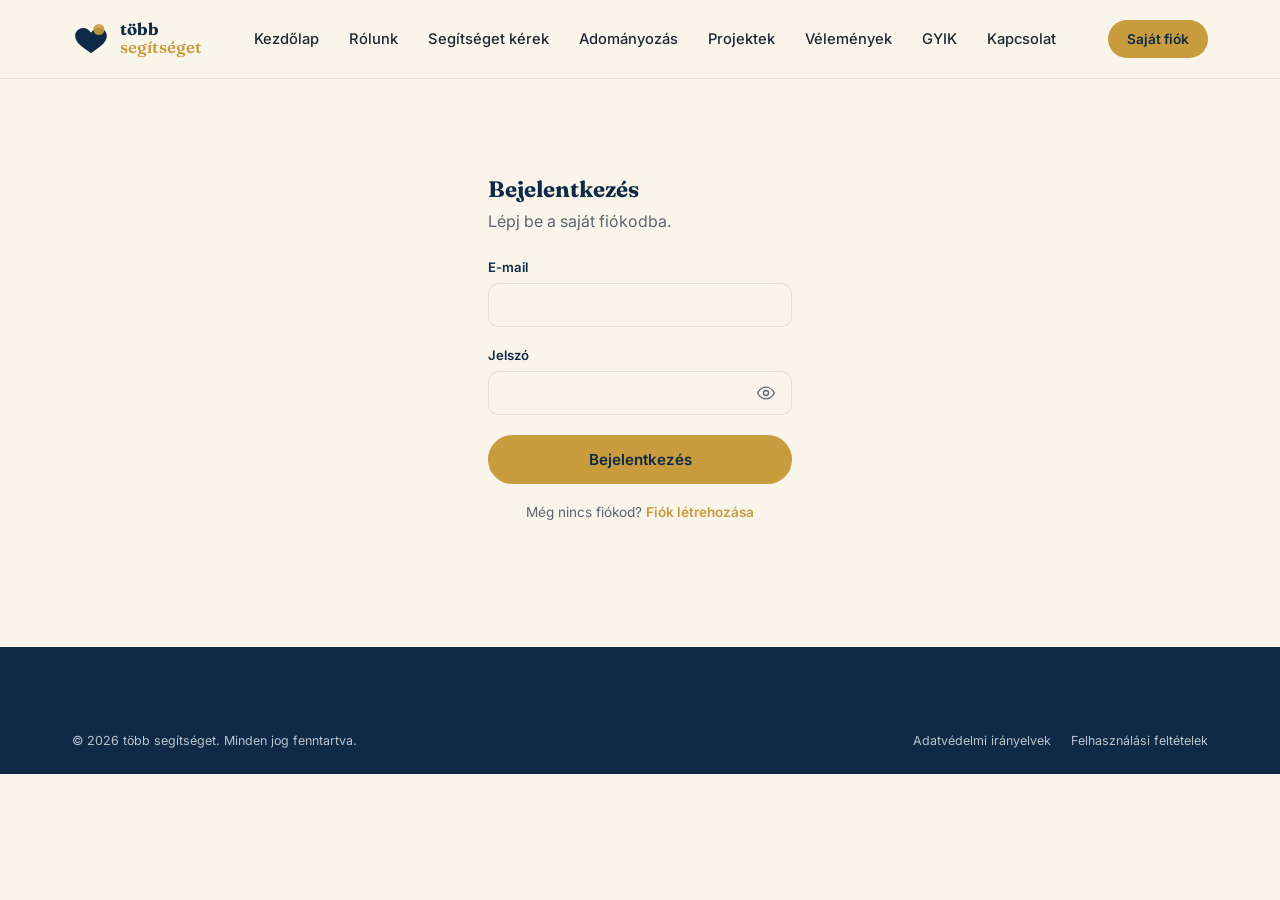
<file: dashboard.html>
<!DOCTYPE html>
<html lang="hu">
<head>
<meta charset="UTF-8">
<meta name="viewport" content="width=device-width, initial-scale=1.0">
<title>Tableau de bord — Espace personnel — Több Segítséget</title>
<link rel="stylesheet" href="css/style.css">
</head>
<body>

<header class="site-header">
  <div class="container">
    <a href="index.html" class="brand">
      <svg class="brand-mark" viewBox="0 0 48 48" fill="none" xmlns="http://www.w3.org/2000/svg">
        <path d="M14 10c-6 0-10 5-10 10 0 9 10 15 20 22 10-7 20-13 20-22 0-5-4-10-10-10-4 0-7.5 2.2-10 6-2.5-3.8-6-6-10-6z" fill="#0F2A47"/>
        <circle cx="34" cy="12" r="7" fill="#C89B3C" opacity="0.9"/>
      </svg>
      <span class="brand-text"><span class="top">több</span><span class="bottom">segítséget</span></span>
    </a>
    <nav class="main-nav">
      <a href="index.html" data-i18n="nav_home">Accueil</a>
      <a href="apropos.html" data-i18n="nav_about">À propos</a>
      <a href="demander-aide.html" data-i18n="nav_ask">Demander une aide</a>
      <a href="financement.html" data-i18n="nav_fund">Faire un financement</a>
      <a href="projets.html" data-i18n="nav_projects">Projets</a>
      <a href="temoignages.html" data-i18n="nav_testimonials">Témoignages</a>
      <a href="faq.html" data-i18n="nav_faq">FAQ</a>
      <a href="contact.html" data-i18n="nav_contact">Contact</a>
    </nav>
    <div class="nav-cta">
      <a href="dashboard.html" class="btn btn-gold btn-sm" data-i18n="nav_account">Espace personnel</a>
      <button class="nav-toggle" aria-label="Menu"><span></span><span></span><span></span></button>
    </div>
  </div>
</header>

<section class="page-hero">
  <div class="container">
    <span class="breadcrumb">Accueil / Espace personnel</span>
    <h1>Tableau de bord</h1>
    <p>Suivez vos demandes, vos aides reçues et les dernières mises à jour de votre dossier.</p>
  </div>
</section>

<section class="section">
  <div class="container">
    <div class="dash-shell">
      <aside class="dash-side">
        <div class="u">
          <div class="av" id="userAvatar">?</div>
          <div><strong id="userName">…</strong><span id="userType">…</span></div>
        </div>
        <nav class="dash-nav">
          <a href="dashboard.html" class="active">📊 <span data-i18n="dash_nav_home">Tableau de bord</span></a>
          <a href="demander-aide.html">📄 <span data-i18n="dash_nav_new">Nouvelle demande</span></a>
          <a href="contact.html">💬 <span data-i18n="dash_nav_messages">Messages</span></a>
          <a href="documents.html">🗂️ <span data-i18n="dash_nav_docs">Documents</span></a>
          <a href="dashboard.html">🔔 <span data-i18n="dash_nav_tracking">Suivi des aides</span></a>
          <a href="profil.html">👤 <span data-i18n="dash_nav_profile">Profil</span></a>
          <a href="#" id="logoutLink">⏻ <span data-i18n="dash_nav_logout">Déconnexion</span></a>
        </nav>
      </aside>

      <div class="dash-main">
        <h3 data-i18n="dash_nav_home">Tableau de bord</h3>
        <div class="dash-kpis">
          <div class="kpi-card"><span data-i18n="kpi_requests">Demandes</span><strong id="kpiTotal">–</strong><span data-i18n="kpi_total_label">Au total</span></div>
          <div class="kpi-card"><span data-i18n="kpi_received">Aides reçues</span><strong id="kpiAccepted">–</strong><span data-i18n="kpi_accepted_label">Acceptées</span></div>
          <div class="kpi-card"><span data-i18n="kpi_total_amount">Montant total</span><strong id="kpiAmount">–</strong><span data-i18n="kpi_granted_label">Attribué</span></div>
        </div>

        <h4 style="font-family:var(--font-body);color:var(--navy);font-size:0.95rem;margin-bottom:14px;" data-i18n="dash_updates_title">Dernières mises à jour</h4>
        <div class="updates-list" id="updatesList">
          <p style="font-size:0.85rem;">Chargement…</p>
        </div>
      </div>
    </div>
  </div>
</section>

<footer class="site-footer">
  <div class="container">
    <div class="footer-bottom">
      <span data-i18n="footer_rights">© 2026 több segítséget. Tous droits réservés.</span>
      <span><a href="#" data-i18n="footer_privacy">Politique de confidentialité</a><a href="#" data-i18n="footer_terms">Conditions d'utilisation</a></span>
    </div>
  </div>
</footer>
<script src="js/api.js"></script>
<script src="js/i18n.js"></script>
<script src="js/nav.js"></script>
<script>
const statusIcons = { en_attente: '…', en_cours: '…', acceptee: '✓', refusee: '✕' };

(async function initDashboard(){
  const user = await requireAuth();
  if (!user) return;

  document.getElementById('userName').textContent = user.full_name;
  document.getElementById('userType').textContent = user.user_type === 'entreprise' ? 'Entreprise' : 'Particulier';
  document.getElementById('userAvatar').textContent = user.full_name.charAt(0).toUpperCase();

  if (user.is_admin) {
    const adminLink = document.createElement('a');
    adminLink.href = 'admin.html';
    adminLink.textContent = '🛠️ Panneau admin';
    document.querySelector('.dash-nav').prepend(adminLink);
  }

  document.getElementById('logoutLink').addEventListener('click', async function(e){
    e.preventDefault();
    await apiPost('logout.php', {});
    window.location.href = 'login.html';
  });

  try {
    const data = await apiGet('dashboard-data.php');
    document.getElementById('kpiTotal').textContent = data.kpis.total_requests;
    document.getElementById('kpiAccepted').textContent = data.kpis.accepted_requests;
    document.getElementById('kpiAmount').textContent =
      data.kpis.total_amount.toLocaleString('fr-FR') + ' €';

    const list = document.getElementById('updatesList');
    if (data.updates.length === 0) {
      list.innerHTML = '<p style="font-size:0.85rem;">Aucune demande pour le moment. <a href="demander-aide.html" style="color:var(--gold);font-weight:600;">Déposer une demande</a></p>';
      return;
    }
    list.innerHTML = data.updates.map(function(u){
      const date = new Date(u.date).toLocaleDateString('fr-FR', { day:'numeric', month:'long', year:'numeric' });
      return '<div class="update-row">' +
        '<div class="update-dot">' + (statusIcons[u.status] || '•') + '</div>' +
        '<div><strong>' + u.title + '</strong><p>' + (u.amount ? u.amount.toLocaleString('fr-FR') + ' €' : 'Montant non défini') + '</p></div>' +
        '<time>' + date + '</time>' +
      '</div>';
    }).join('');
  } catch (err) {
    document.getElementById('updatesList').innerHTML =
      '<p style="font-size:0.85rem;color:#9c2b2b;">' + err.message + '</p>';
  }
})();
</script>
</body>
</html>
</file>
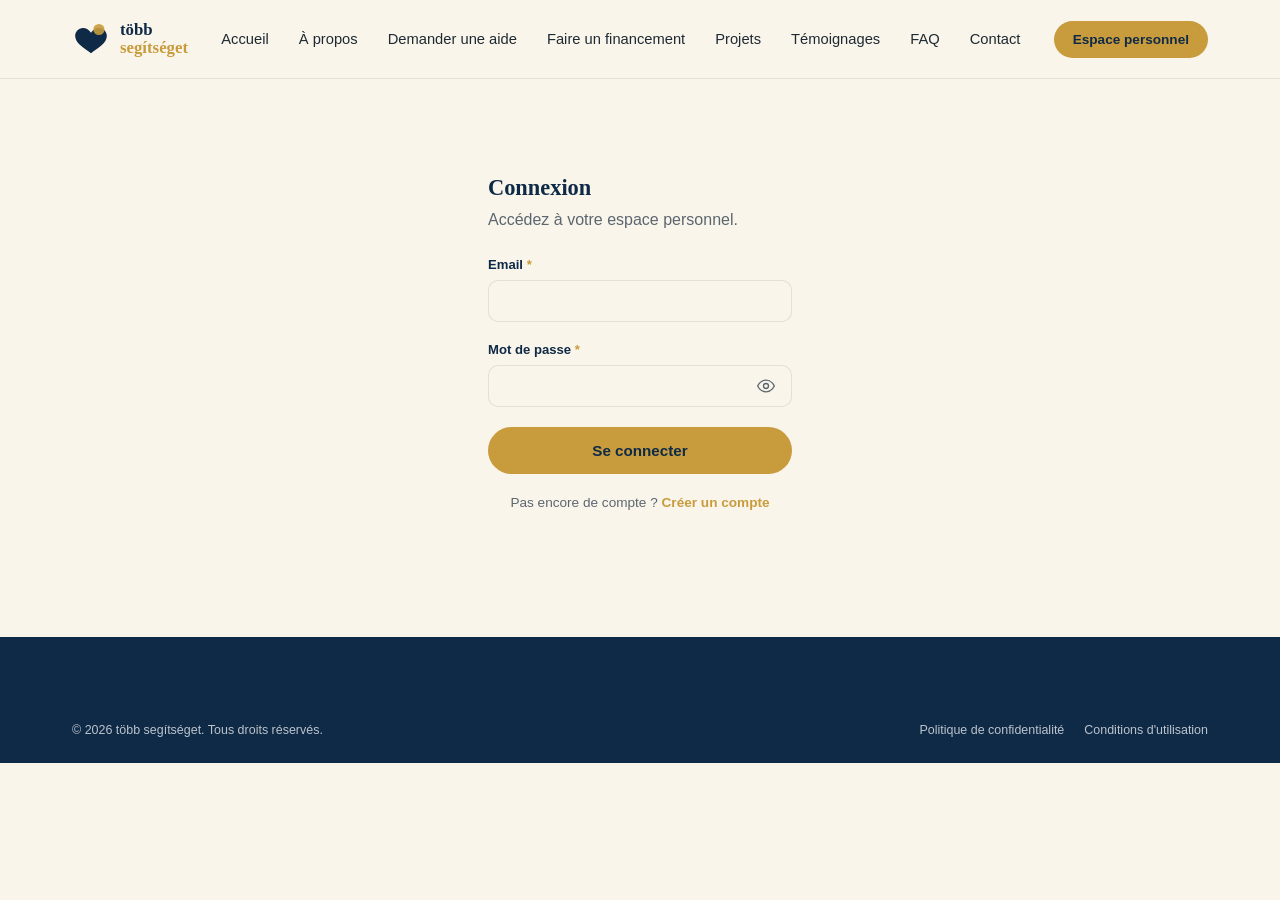
<file: demander-aide.html>
<!DOCTYPE html>
<html lang="hu">
<head>
<meta charset="UTF-8">
<meta name="viewport" content="width=device-width, initial-scale=1.0">
<title>Demander une aide — Több Segítséget</title>
<link rel="stylesheet" href="css/style.css">
</head>
<body>

<header class="site-header">
  <div class="container">
    <a href="index.html" class="brand">
      <svg class="brand-mark" viewBox="0 0 48 48" fill="none" xmlns="http://www.w3.org/2000/svg">
        <path d="M14 10c-6 0-10 5-10 10 0 9 10 15 20 22 10-7 20-13 20-22 0-5-4-10-10-10-4 0-7.5 2.2-10 6-2.5-3.8-6-6-10-6z" fill="#0F2A47"/>
        <circle cx="34" cy="12" r="7" fill="#C89B3C" opacity="0.9"/>
      </svg>
      <span class="brand-text"><span class="top">több</span><span class="bottom">segítséget</span></span>
    </a>
    <nav class="main-nav">
      <a href="index.html" data-i18n="nav_home">Accueil</a>
      <a href="apropos.html" data-i18n="nav_about">À propos</a>
      <a href="demander-aide.html" class="active" data-i18n="nav_ask">Demander une aide</a>
      <a href="financement.html" data-i18n="nav_fund">Faire un financement</a>
      <a href="projets.html" data-i18n="nav_projects">Projets</a>
      <a href="temoignages.html" data-i18n="nav_testimonials">Témoignages</a>
      <a href="faq.html" data-i18n="nav_faq">FAQ</a>
      <a href="contact.html" data-i18n="nav_contact">Contact</a>
    </nav>
    <div class="nav-cta">
      <a href="dashboard.html" class="btn btn-gold btn-sm" data-i18n="nav_account">Espace personnel</a>
      <button class="nav-toggle" aria-label="Menu"><span></span><span></span><span></span></button>
    </div>
  </div>
</header>

<section class="page-hero">
  <div class="container">
    <span class="breadcrumb"><span data-i18n="nav_home">Accueil</span> / <span data-i18n="nav_ask">Demander une aide</span></span>
    <h1 data-i18n="ph_ask_title">Demander une aide</h1>
    <p data-i18n="ph_ask_sub">Votre situation semble simple. Remplissez ce formulaire en toute sécurité et en toute confidentialité.</p>
  </div>
</section>

<section class="section">
  <div class="container">
    <div class="form-shell">
      <aside class="form-side">
        <h3 data-i18n="ph_ask_title">Demander une aide</h3>
        <p data-i18n="ph_ask_sub">Votre situation semble simple. Remplissez ce formulaire en toute sécurité et en toute confidentialité.</p>
        <ul class="form-steps">
          <li class="active"><span class="num">1</span> <span data-i18n="ask_step1">Informations personnelles</span></li>
          <li><span class="num">2</span> <span data-i18n="ask_step2">Situation et besoins</span></li>
          <li><span class="num">3</span> <span data-i18n="ask_step3">Documents justificatifs</span></li>
          <li><span class="num">4</span> <span data-i18n="ask_step4">Validation</span></li>
        </ul>
      </aside>

      <div class="form-main">
        <h3 data-i18n="ask_step1">Informations personnelles</h3>
        <div id="aideError" style="display:none;background:#fdecec;color:#9c2b2b;padding:10px 14px;border-radius:8px;font-size:0.85rem;margin-bottom:16px;"></div>
        <div id="aideSuccess" style="display:none;background:#e9f4ee;color:#2c6b4a;padding:10px 14px;border-radius:8px;font-size:0.85rem;margin-bottom:16px;"></div>
        <form id="aideForm">
          <div class="field-grid">
            <div class="field full">
              <label for="nom" data-i18n="lbl_fullname">Nom complet <span class="req">*</span></label>
              <input type="text" id="nom" name="nom" placeholder="Votre nom" data-i18n-placeholder="ph_yourname" required>
            </div>
            <div class="field">
              <label for="email" data-i18n="lbl_email">Email <span class="req">*</span></label>
              <input type="email" id="email" name="email" placeholder="votre@email.com" required>
            </div>
            <div class="field">
              <label for="tel" data-i18n="lbl_phone">Téléphone <span class="req">*</span></label>
              <input type="tel" id="tel" name="tel" placeholder="+229 XX XX XX XX" required>
            </div>
            <div class="field full">
              <label for="type" data-i18n="lbl_reqtype">Type de demande <span class="req">*</span></label>
              <select id="type" name="type" required>
                <option value="" data-i18n="opt_select">Sélectionner</option>
                <option value="particulier" data-i18n="opt_individual">Particulier</option>
                <option value="entreprise" data-i18n="opt_company">Entreprise</option>
              </select>
            </div>
            <div class="field full">
              <label for="situation" data-i18n="lbl_situation">Décrivez votre situation et vos besoins <span class="req">*</span></label>
              <textarea id="situation" name="situation" rows="4" required></textarea>
            </div>
            <div class="field full">
              <label for="montant" data-i18n="lbl_amount_wanted">Montant souhaité (€)</label>
              <input type="number" id="montant" name="montant" min="1" placeholder="Ex : 2000" data-i18n-placeholder="ph_amount_ex">
            </div>
          </div>
          <div class="form-nav-actions">
            <a href="index.html" class="btn btn-outline" data-i18n="btn_cancel">Annuler</a>
            <button type="submit" class="btn btn-gold" data-i18n="btn_send_request">Envoyer ma demande</button>
          </div>
        </form>
      </div>
    </div>
  </div>
</section>

<footer class="site-footer">
  <div class="container">
    <div class="footer-bottom">
      <span data-i18n="footer_rights">© 2026 több segítséget. Tous droits réservés.</span>
      <span><a href="#" data-i18n="footer_privacy">Politique de confidentialité</a><a href="#" data-i18n="footer_terms">Conditions d'utilisation</a></span>
    </div>
  </div>
</footer>

<script src="js/api.js"></script>
<script src="js/i18n.js"></script>
<script src="js/nav.js"></script>
<script>
// Il faut être connecté pour déposer une demande.
(async function(){
  const user = await requireAuth();
  if (!user) return;
  document.getElementById('nom').value = user.full_name;
  document.getElementById('email').value = user.email;
})();

document.getElementById('aideForm').addEventListener('submit', async function(e){
  e.preventDefault();
  const errBox = document.getElementById('aideError');
  const okBox = document.getElementById('aideSuccess');
  errBox.style.display = 'none';
  okBox.style.display = 'none';
  try {
    await apiPost('submit-aide.php', {
      type: document.getElementById('type').value,
      situation: document.getElementById('situation').value,
      amount: document.getElementById('montant').value
    });
    okBox.textContent = t("msg_ask_success");
    okBox.style.display = 'block';
    document.getElementById('situation').value = '';
    document.getElementById('montant').value = '';
  } catch (err) {
    errBox.textContent = err.message;
    errBox.style.display = 'block';
  }
});
</script>
</body>
</html>
</file>
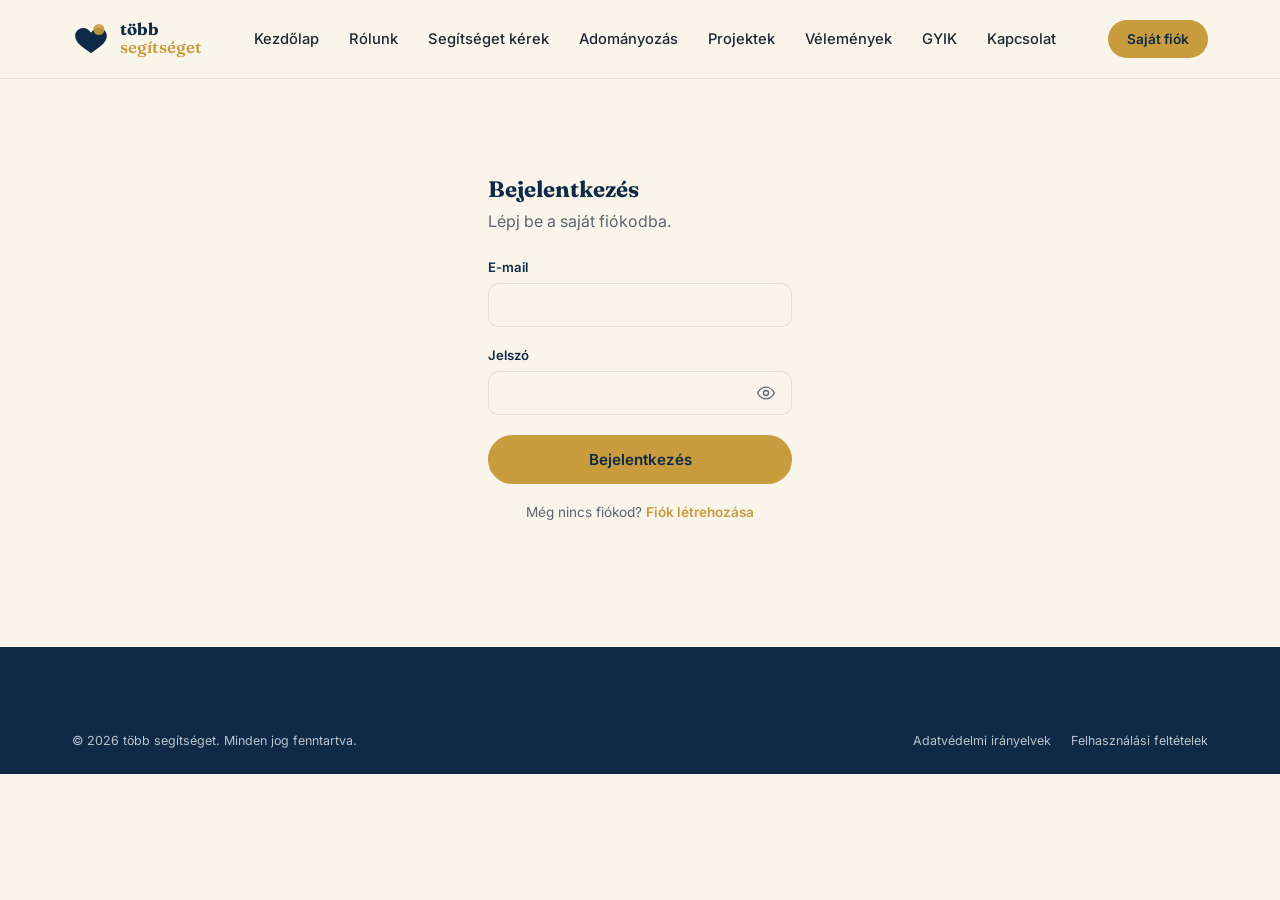
<file: documents.html>
<!DOCTYPE html>
<html lang="hu">
<head>
<meta charset="UTF-8">
<meta name="viewport" content="width=device-width, initial-scale=1.0">
<title>Documents — Espace personnel — Több Segítséget</title>
<link rel="stylesheet" href="css/style.css">
</head>
<body>

<header class="site-header">
  <div class="container">
    <a href="index.html" class="brand">
      <svg class="brand-mark" viewBox="0 0 48 48" fill="none" xmlns="http://www.w3.org/2000/svg">
        <path d="M14 10c-6 0-10 5-10 10 0 9 10 15 20 22 10-7 20-13 20-22 0-5-4-10-10-10-4 0-7.5 2.2-10 6-2.5-3.8-6-6-10-6z" fill="#0F2A47"/>
        <circle cx="34" cy="12" r="7" fill="#C89B3C" opacity="0.9"/>
      </svg>
      <span class="brand-text"><span class="top">több</span><span class="bottom">segítséget</span></span>
    </a>
    <nav class="main-nav">
      <a href="index.html" data-i18n="nav_home">Accueil</a>
      <a href="apropos.html" data-i18n="nav_about">À propos</a>
      <a href="demander-aide.html" data-i18n="nav_ask">Demander une aide</a>
      <a href="financement.html" data-i18n="nav_fund">Faire un financement</a>
      <a href="projets.html" data-i18n="nav_projects">Projets</a>
      <a href="temoignages.html" data-i18n="nav_testimonials">Témoignages</a>
      <a href="faq.html" data-i18n="nav_faq">FAQ</a>
      <a href="contact.html" data-i18n="nav_contact">Contact</a>
    </nav>
    <div class="nav-cta">
      <a href="dashboard.html" class="btn btn-gold btn-sm" data-i18n="nav_account">Espace personnel</a>
      <button class="nav-toggle" aria-label="Menu"><span></span><span></span><span></span></button>
    </div>
  </div>
</header>

<section class="page-hero">
  <div class="container">
    <span class="breadcrumb">Accueil / Documents</span>
    <h1 data-i18n="docs_title">Mes documents</h1>
    <p data-i18n="docs_sub">Ajoutez vos justificatifs (pièce d'identité, factures, preuves de situation) pour appuyer vos demandes d'aide.</p>
  </div>
</section>

<section class="section">
  <div class="container">
    <div class="dash-shell">
      <aside class="dash-side">
        <div class="u">
          <div class="av" id="userAvatar">?</div>
          <div><strong id="userName">…</strong><span id="userType">…</span></div>
        </div>
        <nav class="dash-nav">
          <a href="dashboard.html">📊 <span data-i18n="dash_nav_home">Tableau de bord</span></a>
          <a href="demander-aide.html">📄 <span data-i18n="dash_nav_new">Nouvelle demande</span></a>
          <a href="contact.html">💬 <span data-i18n="dash_nav_messages">Messages</span></a>
          <a href="documents.html" class="active">🗂️ <span data-i18n="dash_nav_docs">Documents</span></a>
          <a href="dashboard.html">🔔 <span data-i18n="dash_nav_tracking">Suivi des aides</span></a>
          <a href="profil.html">👤 <span data-i18n="dash_nav_profile">Profil</span></a>
          <a href="#" id="logoutLink">⏻ <span data-i18n="dash_nav_logout">Déconnexion</span></a>
        </nav>
      </aside>

      <div class="dash-main">
        <h3 data-i18n="docs_upload_title">Ajouter un document</h3>
        <div id="uploadError" style="display:none;background:#fdecec;color:#9c2b2b;padding:10px 14px;border-radius:8px;font-size:0.85rem;margin-bottom:16px;"></div>
        <div id="uploadSuccess" style="display:none;background:#e9f4ee;color:#2c6b4a;padding:10px 14px;border-radius:8px;font-size:0.85rem;margin-bottom:16px;"></div>

        <form id="uploadForm" style="display:flex;gap:12px;align-items:flex-end;flex-wrap:wrap;margin-bottom:32px;">
          <div class="field" style="margin-bottom:0;flex:1;min-width:220px;">
            <label for="fileInput" data-i18n="docs_choose_file">Fichier (PDF, JPG, PNG, DOC — 5 Mo max)</label>
            <input type="file" id="fileInput" accept=".pdf,.jpg,.jpeg,.png,.doc,.docx" required>
          </div>
          <button type="submit" class="btn btn-gold" data-i18n="docs_upload_btn">Envoyer</button>
        </form>

        <h4 style="font-family:var(--font-body);color:var(--navy);font-size:0.95rem;margin-bottom:14px;" data-i18n="docs_list_title">Mes fichiers</h4>
        <div class="updates-list" id="docsList">
          <p style="font-size:0.85rem;" data-i18n="docs_loading">Chargement…</p>
        </div>
      </div>
    </div>
  </div>
</section>

<footer class="site-footer">
  <div class="container">
    <div class="footer-bottom">
      <span data-i18n="footer_rights">© 2026 több segítséget. Tous droits réservés.</span>
      <span><a href="#" data-i18n="footer_privacy">Politique de confidentialité</a><a href="#" data-i18n="footer_terms">Conditions d'utilisation</a></span>
    </div>
  </div>
</footer>
<script src="js/api.js"></script>
<script src="js/i18n.js"></script>
<script src="js/nav.js"></script>
<script>
function formatSize(bytes) {
  if (bytes < 1024) return bytes + ' o';
  if (bytes < 1024 * 1024) return Math.round(bytes / 1024) + ' Ko';
  return (bytes / (1024 * 1024)).toFixed(1) + ' Mo';
}

async function loadDocs() {
  const list = document.getElementById('docsList');
  try {
    const data = await apiGet('list-documents.php');
    if (data.documents.length === 0) {
      list.innerHTML = '<p style="font-size:0.85rem;" data-i18n="docs_empty">Aucun document envoyé pour le moment.</p>';
      applyI18n();
      return;
    }
    list.innerHTML = data.documents.map(function(d){
      const date = new Date(d.uploaded_at).toLocaleDateString('fr-FR', { day:'numeric', month:'long', year:'numeric' });
      return '<div class="update-row">' +
        '<div class="update-dot">📎</div>' +
        '<div><strong>' + d.original_name + '</strong><p>' + formatSize(d.size_bytes) + '</p></div>' +
        '<div style="display:flex;gap:8px;align-items:center;">' +
          '<a href="api/download-document.php?id=' + d.id + '" class="btn btn-outline btn-sm" target="_blank">⬇</a>' +
          '<button class="btn btn-outline btn-sm delete-doc-btn" data-id="' + d.id + '" style="color:#9c2b2b;border-color:#9c2b2b;">✕</button>' +
        '</div>' +
        '<time>' + date + '</time>' +
      '</div>';
    }).join('');

    document.querySelectorAll('.delete-doc-btn').forEach(function(btn){
      btn.addEventListener('click', async function(){
        if (!confirm('Supprimer ce document ?')) return;
        try {
          await apiPost('delete-document.php', { document_id: btn.dataset.id });
          loadDocs();
        } catch (err) {
          alert(err.message);
        }
      });
    });
  } catch (err) {
    list.innerHTML = '<p style="font-size:0.85rem;color:#9c2b2b;">' + err.message + '</p>';
  }
}

(async function initDocuments(){
  const user = await requireAuth();
  if (!user) return;

  document.getElementById('userName').textContent = user.full_name;
  document.getElementById('userType').textContent = user.user_type === 'entreprise' ? 'Entreprise' : 'Particulier';
  document.getElementById('userAvatar').textContent = user.full_name.charAt(0).toUpperCase();

  if (user.is_admin) {
    const adminLink = document.createElement('a');
    adminLink.href = 'admin.html';
    adminLink.textContent = '🛠️ Panneau admin';
    document.querySelector('.dash-nav').prepend(adminLink);
  }

  document.getElementById('logoutLink').addEventListener('click', async function(e){
    e.preventDefault();
    await apiPost('logout.php', {});
    window.location.href = 'login.html';
  });

  document.getElementById('uploadForm').addEventListener('submit', async function(e){
    e.preventDefault();
    const errBox = document.getElementById('uploadError');
    const okBox = document.getElementById('uploadSuccess');
    errBox.style.display = 'none';
    okBox.style.display = 'none';

    const fileInput = document.getElementById('fileInput');
    if (!fileInput.files.length) return;

    const formData = new FormData();
    formData.append('file', fileInput.files[0]);

    try {
      const res = await fetch('api/upload-document.php', {
        method: 'POST',
        credentials: 'include',
        body: formData
      });
      const json = await res.json().catch(function(){ return {}; });
      if (!res.ok) throw new Error(json.error || 'Erreur lors de l\'envoi.');

      okBox.textContent = 'Document envoyé avec succès.';
      okBox.style.display = 'block';
      fileInput.value = '';
      loadDocs();
    } catch (err) {
      errBox.textContent = err.message;
      errBox.style.display = 'block';
    }
  });

  loadDocs();
})();
</script>
</body>
</html>
</file>
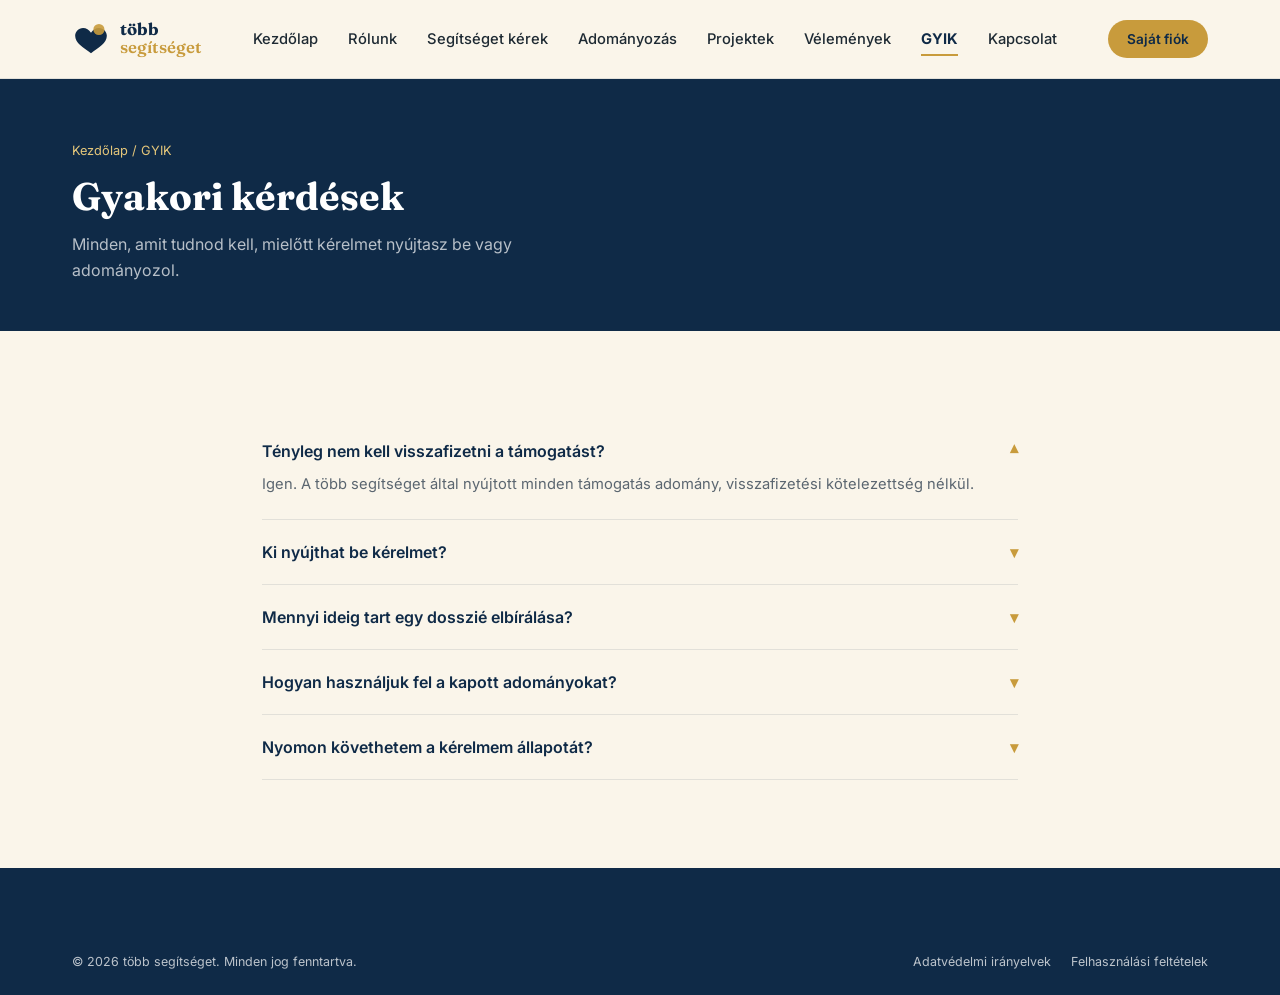
<file: faq.html>
<!DOCTYPE html>
<html lang="hu">
<head>
<meta charset="UTF-8">
<meta name="viewport" content="width=device-width, initial-scale=1.0">
<title>FAQ — Több Segítséget</title>
<link rel="stylesheet" href="css/style.css">
<style>
.faq-item{border-bottom:1px solid var(--line);padding:22px 0;}
.faq-q{display:flex;justify-content:space-between;align-items:center;cursor:pointer;font-weight:600;color:var(--navy);font-size:1rem;}
.faq-q .chev{transition:transform .2s ease;color:var(--gold);}
.faq-item.open .chev{transform:rotate(180deg);}
.faq-a{max-height:0;overflow:hidden;transition:max-height .25s ease;}
.faq-item.open .faq-a{max-height:220px;}
.faq-a p{padding-top:12px;font-size:0.92rem;}
</style>
</head>
<body>

<header class="site-header">
  <div class="container">
    <a href="index.html" class="brand">
      <svg class="brand-mark" viewBox="0 0 48 48" fill="none" xmlns="http://www.w3.org/2000/svg">
        <path d="M14 10c-6 0-10 5-10 10 0 9 10 15 20 22 10-7 20-13 20-22 0-5-4-10-10-10-4 0-7.5 2.2-10 6-2.5-3.8-6-6-10-6z" fill="#0F2A47"/>
        <circle cx="34" cy="12" r="7" fill="#C89B3C" opacity="0.9"/>
      </svg>
      <span class="brand-text"><span class="top">több</span><span class="bottom">segítséget</span></span>
    </a>
    <nav class="main-nav">
      <a href="index.html" data-i18n="nav_home">Accueil</a>
      <a href="apropos.html" data-i18n="nav_about">À propos</a>
      <a href="demander-aide.html" data-i18n="nav_ask">Demander une aide</a>
      <a href="financement.html" data-i18n="nav_fund">Faire un financement</a>
      <a href="projets.html" data-i18n="nav_projects">Projets</a>
      <a href="temoignages.html" data-i18n="nav_testimonials">Témoignages</a>
      <a href="faq.html" class="active" data-i18n="nav_faq">FAQ</a>
      <a href="contact.html" data-i18n="nav_contact">Contact</a>
    </nav>
    <div class="nav-cta">
      <a href="dashboard.html" class="btn btn-gold btn-sm" data-i18n="nav_account">Espace personnel</a>
      <button class="nav-toggle" aria-label="Menu"><span></span><span></span><span></span></button>
    </div>
  </div>
</header>

<section class="page-hero">
  <div class="container">
    <span class="breadcrumb"><span data-i18n="nav_home">Accueil</span> / <span data-i18n="nav_faq">FAQ</span></span>
    <h1 data-i18n="ph_faq_title">Questions fréquentes</h1>
    <p data-i18n="ph_faq_sub">Tout ce qu'il faut savoir avant de déposer une demande ou de faire un financement.</p>
  </div>
</section>

<section class="section">
  <div class="container" style="max-width:820px;">
    <div class="faq-item open">
      <div class="faq-q"><span data-i18n="faq1_q">L'aide est-elle vraiment non remboursable ?</span><span class="chev">▾</span></div>
      <div class="faq-a"><p data-i18n="faq1_a">Oui. Toutes les aides accordées par több segítséget sont des dons, sans obligation de remboursement.</p></div>
    </div>
    <div class="faq-item">
      <div class="faq-q"><span data-i18n="faq2_q">Qui peut déposer une demande ?</span><span class="chev">▾</span></div>
      <div class="faq-a"><p data-i18n="faq2_a">Toute personne ou entreprise traversant une difficulté financière ponctuelle peut soumettre une demande via notre formulaire en ligne.</p></div>
    </div>
    <div class="faq-item">
      <div class="faq-q"><span data-i18n="faq3_q">Combien de temps prend l'étude d'un dossier ?</span><span class="chev">▾</span></div>
      <div class="faq-a"><p data-i18n="faq3_a">En général, notre équipe étudie chaque dossier sous quelques jours ouvrés après réception des documents justificatifs.</p></div>
    </div>
    <div class="faq-item">
      <div class="faq-q"><span data-i18n="faq4_q">Comment sont utilisés les financements reçus ?</span><span class="chev">▾</span></div>
      <div class="faq-a"><p data-i18n="faq4_a">Les fonds sont exclusivement affectés aux demandes validées, avec un suivi transparent publié sur la page Projets en cours.</p></div>
    </div>
    <div class="faq-item">
      <div class="faq-q"><span data-i18n="faq5_q">Puis-je suivre l'état de ma demande ?</span><span class="chev">▾</span></div>
      <div class="faq-a"><p data-i18n="faq5_a">Oui, votre espace personnel vous permet de suivre en temps réel l'avancement de votre demande et les mises à jour de votre dossier.</p></div>
    </div>
  </div>
</section>

<footer class="site-footer">
  <div class="container">
    <div class="footer-bottom">
      <span data-i18n="footer_rights">© 2026 több segítséget. Tous droits réservés.</span>
      <span><a href="#" data-i18n="footer_privacy">Politique de confidentialité</a><a href="#" data-i18n="footer_terms">Conditions d'utilisation</a></span>
    </div>
  </div>
</footer>

<script>
document.querySelectorAll('.faq-q').forEach(function(q){
  q.addEventListener('click', function(){
    q.parentElement.classList.toggle('open');
  });
});
</script>
<script src="js/i18n.js"></script>
<script src="js/nav.js"></script>
</body>
</html>
</file>
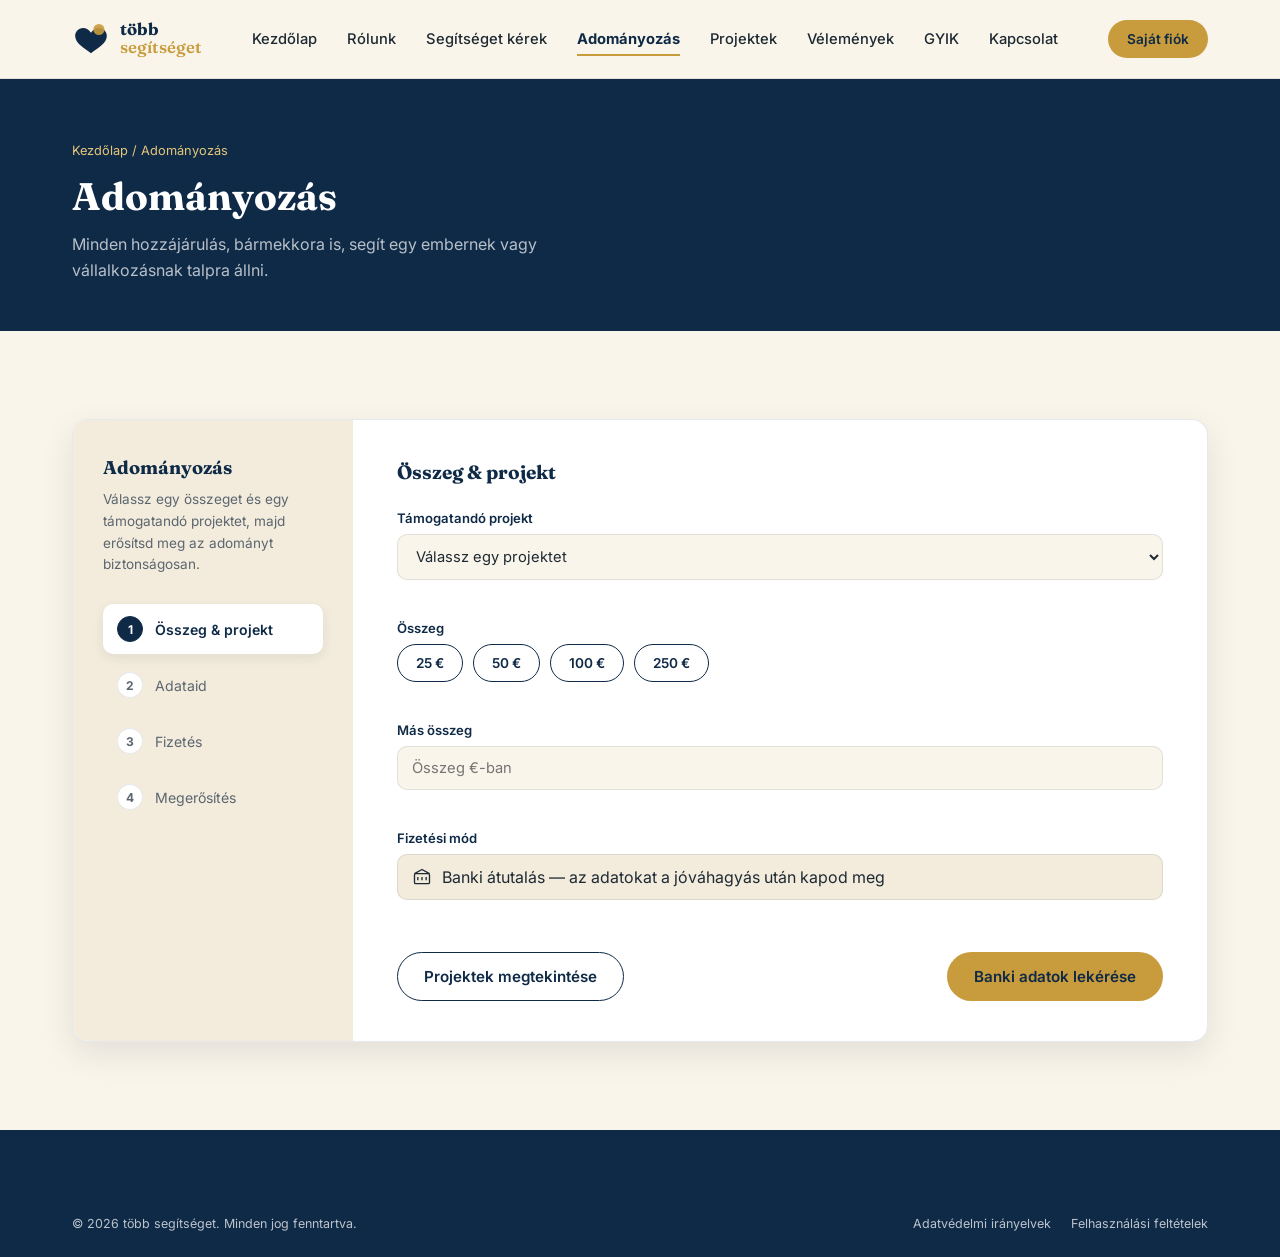
<file: financement.html>
<!DOCTYPE html>
<html lang="hu">
<head>
<meta charset="UTF-8">
<meta name="viewport" content="width=device-width, initial-scale=1.0">
<title>Faire un financement — Több Segítséget</title>
<link rel="stylesheet" href="css/style.css">
</head>
<body>

<header class="site-header">
  <div class="container">
    <a href="index.html" class="brand">
      <svg class="brand-mark" viewBox="0 0 48 48" fill="none" xmlns="http://www.w3.org/2000/svg">
        <path d="M14 10c-6 0-10 5-10 10 0 9 10 15 20 22 10-7 20-13 20-22 0-5-4-10-10-10-4 0-7.5 2.2-10 6-2.5-3.8-6-6-10-6z" fill="#0F2A47"/>
        <circle cx="34" cy="12" r="7" fill="#C89B3C" opacity="0.9"/>
      </svg>
      <span class="brand-text"><span class="top">több</span><span class="bottom">segítséget</span></span>
    </a>
    <nav class="main-nav">
      <a href="index.html" data-i18n="nav_home">Accueil</a>
      <a href="apropos.html" data-i18n="nav_about">À propos</a>
      <a href="demander-aide.html" data-i18n="nav_ask">Demander une aide</a>
      <a href="financement.html" class="active" data-i18n="nav_fund">Faire un financement</a>
      <a href="projets.html" data-i18n="nav_projects">Projets</a>
      <a href="temoignages.html" data-i18n="nav_testimonials">Témoignages</a>
      <a href="faq.html" data-i18n="nav_faq">FAQ</a>
      <a href="contact.html" data-i18n="nav_contact">Contact</a>
    </nav>
    <div class="nav-cta">
      <a href="dashboard.html" class="btn btn-gold btn-sm" data-i18n="nav_account">Espace personnel</a>
      <button class="nav-toggle" aria-label="Menu"><span></span><span></span><span></span></button>
    </div>
  </div>
</header>

<section class="page-hero">
  <div class="container">
    <span class="breadcrumb"><span data-i18n="nav_home">Accueil</span> / <span data-i18n="nav_fund">Faire un financement</span></span>
    <h1 data-i18n="ph_fund_title">Faire un financement</h1>
    <p data-i18n="ph_fund_sub">Chaque contribution, quel que soit son montant, aide une personne ou une entreprise à rebondir.</p>
  </div>
</section>

<section class="section">
  <div class="container">
    <div class="form-shell">
      <aside class="form-side">
        <h3 data-i18n="ph_fund_title">Soutenir un projet</h3>
        <p data-i18n="fund_side_sub">Choisissez un montant, un projet à soutenir, puis validez votre financement en toute sécurité.</p>
        <ul class="form-steps">
          <li class="active"><span class="num">1</span> <span data-i18n="fund_step1">Montant & projet</span></li>
          <li><span class="num">2</span> <span data-i18n="fund_step2">Vos informations</span></li>
          <li><span class="num">3</span> <span data-i18n="fund_step3">Paiement</span></li>
          <li><span class="num">4</span> <span data-i18n="fund_step4">Confirmation</span></li>
        </ul>
      </aside>

      <div class="form-main">
        <h3 data-i18n="fund_step1">Montant & projet</h3>
        <div id="donError" style="display:none;background:#fdecec;color:#9c2b2b;padding:10px 14px;border-radius:8px;font-size:0.85rem;margin-bottom:16px;"></div>
        <div id="donSuccess" style="display:none;background:#e9f4ee;color:#2c6b4a;padding:16px 18px;border-radius:10px;font-size:0.85rem;margin-bottom:16px;"></div>
        <form id="donForm">
          <div class="field-grid">
            <div class="field full">
              <label for="projet" data-i18n="lbl_project">Projet à soutenir <span class="req">*</span></label>
              <select id="projet" name="projet" required>
                <option value="" data-i18n="opt_select_project">Sélectionner un projet</option>
                <option value="1" data-i18n="proj1_name">Soutien aux petites entreprises</option>
                <option value="2" data-i18n="proj2_name">Aide aux familles en difficulté</option>
                <option value="3" data-i18n="proj3_name">Relance professionnelle</option>
                <option value="4" data-i18n="proj4_name">Aide médicale d'urgence</option>
                <option value="7" data-i18n="proj_general">Là où le besoin est le plus urgent</option>
              </select>
            </div>
            <div class="field full">
              <label data-i18n="lbl_amount">Montant <span class="req">*</span></label>
              <div style="display:flex;gap:10px;flex-wrap:wrap;">
                <button type="button" class="btn btn-outline btn-sm">25 €</button>
                <button type="button" class="btn btn-outline btn-sm">50 €</button>
                <button type="button" class="btn btn-outline btn-sm">100 €</button>
                <button type="button" class="btn btn-outline btn-sm">250 €</button>
              </div>
            </div>
            <div class="field full">
              <label for="montant" data-i18n="lbl_other_amount">Autre montant</label>
              <input type="number" id="montant" name="montant" placeholder="Montant en €" min="1" required data-i18n-placeholder="ph_amount_eur">
            </div>
            <div class="field full">
              <label data-i18n="lbl_payment_method">Mode de paiement</label>
              <div style="display:flex;align-items:center;gap:10px;padding:12px 14px;border-radius:var(--radius-sm);border:1px solid var(--line);background:var(--cream-deep);">
                <svg width="20" height="20" viewBox="0 0 24 24" fill="none"><rect x="3" y="8" width="18" height="12" rx="1.5" stroke="currentColor" stroke-width="1.6"/><path d="M3 8l9-5 9 5" stroke="currentColor" stroke-width="1.6" stroke-linejoin="round"/><path d="M7 12v4M12 12v4M17 12v4" stroke="currentColor" stroke-width="1.6"/></svg>
                <span data-i18n="payment_method_bank">Virement bancaire — coordonnées fournies après validation</span>
              </div>
            </div>
          </div>
          <div class="form-nav-actions">
            <a href="projets.html" class="btn btn-outline" data-i18n="btn_view_projects">Voir les projets</a>
            <button type="submit" class="btn btn-gold" data-i18n="btn_confirm_fund">Obtenir les coordonnées bancaires</button>
          </div>
        </form>

        <div id="bankPanel" style="display:none;margin-top:24px;padding:22px;border-radius:var(--radius);background:var(--cream-deep);border:1px solid var(--line);">
          <h4 style="font-size:1rem;margin-bottom:12px;" data-i18n="bank_panel_title">Coordonnées pour votre virement</h4>
          <p style="font-size:0.85rem;margin-bottom:16px;" data-i18n="bank_panel_sub">Effectuez votre virement avec ces coordonnées, en indiquant impérativement la référence ci-dessous dans le libellé. Votre don sera comptabilisé dès réception confirmée par notre équipe.</p>
          <table style="width:100%;font-size:0.88rem;border-collapse:collapse;">
            <tr><td style="padding:6px 0;color:var(--ink-soft);" data-i18n="bank_lbl_holder">Titulaire</td><td id="bankHolder" style="padding:6px 0;font-weight:600;color:var(--navy);"></td></tr>
            <tr><td style="padding:6px 0;color:var(--ink-soft);" data-i18n="bank_lbl_bank">Banque</td><td id="bankName" style="padding:6px 0;font-weight:600;color:var(--navy);"></td></tr>
            <tr><td style="padding:6px 0;color:var(--ink-soft);">IBAN</td><td id="bankIban" style="padding:6px 0;font-weight:600;color:var(--navy);"></td></tr>
            <tr><td style="padding:6px 0;color:var(--ink-soft);">BIC / SWIFT</td><td id="bankBic" style="padding:6px 0;font-weight:600;color:var(--navy);"></td></tr>
            <tr><td style="padding:6px 0;color:var(--ink-soft);" data-i18n="bank_lbl_amount">Montant</td><td id="bankAmount" style="padding:6px 0;font-weight:600;color:var(--navy);"></td></tr>
            <tr><td style="padding:6px 0;color:var(--ink-soft);" data-i18n="bank_lbl_reference">Référence à indiquer</td><td id="bankReference" style="padding:6px 0;font-weight:700;color:var(--gold);"></td></tr>
          </table>
        </div>
      </div>
    </div>
  </div>
</section>

<footer class="site-footer">
  <div class="container">
    <div class="footer-bottom">
      <span data-i18n="footer_rights">© 2026 több segítséget. Tous droits réservés.</span>
      <span><a href="#" data-i18n="footer_privacy">Politique de confidentialité</a><a href="#" data-i18n="footer_terms">Conditions d'utilisation</a></span>
    </div>
  </div>
</footer>

<script src="js/api.js"></script>
<script src="js/i18n.js"></script>
<script src="js/nav.js"></script>
<script>
document.querySelectorAll('.form-main .btn-outline.btn-sm').forEach(function(btn){
  btn.addEventListener('click', function(){
    document.getElementById('montant').value = parseInt(btn.textContent);
    document.querySelectorAll('.form-main .btn-outline.btn-sm').forEach(function(b){ b.classList.remove('btn-navy'); b.classList.add('btn-outline'); });
    btn.classList.remove('btn-outline'); btn.classList.add('btn-navy');
  });
});

document.getElementById('donForm').addEventListener('submit', async function(e){
  e.preventDefault();
  const errBox = document.getElementById('donError');
  const okBox = document.getElementById('donSuccess');
  errBox.style.display = 'none';
  okBox.style.display = 'none';
  document.getElementById('bankPanel').style.display = 'none';
  const submitBtn = this.querySelector('button[type="submit"]');
  submitBtn.disabled = true;
  try {
    const res = await apiPost('submit-financement.php', {
      project_id: document.getElementById('projet').value,
      amount: document.getElementById('montant').value
    });
    okBox.textContent = t("msg_fund_success");
    okBox.style.display = 'block';

    document.getElementById('bankHolder').textContent = res.bank.holder;
    document.getElementById('bankName').textContent = res.bank.bank;
    document.getElementById('bankIban').textContent = res.bank.iban;
    document.getElementById('bankBic').textContent = res.bank.bic;
    document.getElementById('bankAmount').textContent =
      Number(document.getElementById('montant').value).toLocaleString('fr-FR') + ' €';
    document.getElementById('bankReference').textContent = res.reference_code;
    document.getElementById('bankPanel').style.display = 'block';
    document.getElementById('bankPanel').scrollIntoView({ behavior: 'smooth', block: 'nearest' });
  } catch (err) {
    errBox.textContent = err.message;
    errBox.style.display = 'block';
  } finally {
    submitBtn.disabled = false;
  }
});
</script>
</body>
</html>
</file>
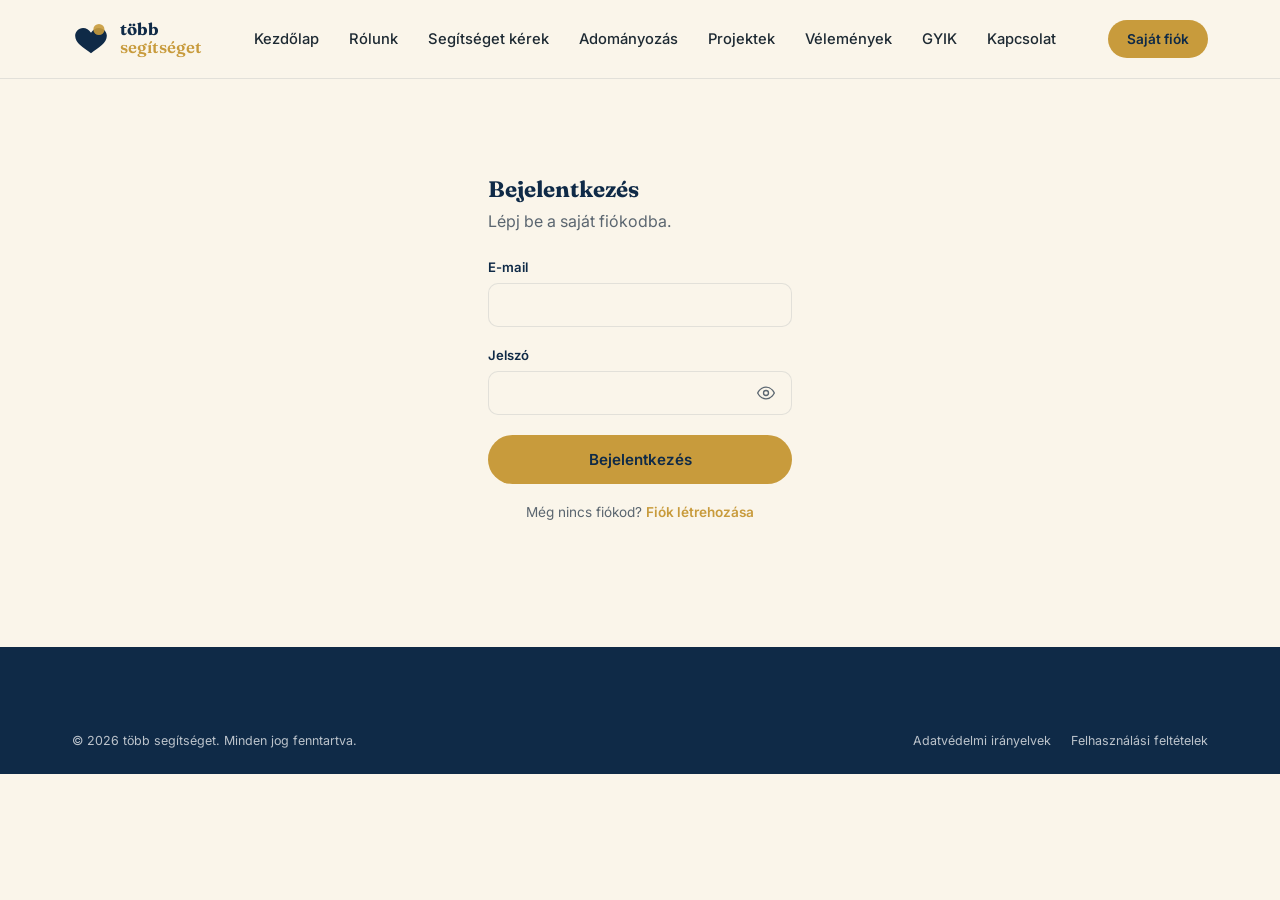
<file: login.html>
<!DOCTYPE html>
<html lang="hu">
<head>
<meta charset="UTF-8">
<meta name="viewport" content="width=device-width, initial-scale=1.0">
<title>Connexion — Több Segítséget</title>
<link rel="stylesheet" href="css/style.css">
</head>
<body>

<header class="site-header">
  <div class="container">
    <a href="index.html" class="brand">
      <svg class="brand-mark" viewBox="0 0 48 48" fill="none" xmlns="http://www.w3.org/2000/svg">
        <path d="M14 10c-6 0-10 5-10 10 0 9 10 15 20 22 10-7 20-13 20-22 0-5-4-10-10-10-4 0-7.5 2.2-10 6-2.5-3.8-6-6-10-6z" fill="#0F2A47"/>
        <path d="M24 22c4-5 8-8 12-8 4.5 0 8 3.3 8 8 0 6.5-6.5 11-14 16" fill="none" stroke="#C89B3C" stroke-width="0" />
        <circle cx="34" cy="12" r="7" fill="#C89B3C" opacity="0.9"/>
      </svg>
      <span class="brand-text">
        <span class="top">több</span>
        <span class="bottom">segítséget</span>
      </span>
    </a>
    <nav class="main-nav">
      <a href="index.html" data-i18n="nav_home">Accueil</a>
      <a href="apropos.html" data-i18n="nav_about">À propos</a>
      <a href="demander-aide.html" data-i18n="nav_ask">Demander une aide</a>
      <a href="financement.html" data-i18n="nav_fund">Faire un financement</a>
      <a href="projets.html" data-i18n="nav_projects">Projets</a>
      <a href="temoignages.html" data-i18n="nav_testimonials">Témoignages</a>
      <a href="faq.html" data-i18n="nav_faq">FAQ</a>
      <a href="contact.html" data-i18n="nav_contact">Contact</a>
    </nav>
    <div class="nav-cta">
      <a href="dashboard.html" class="btn btn-gold btn-sm" data-i18n="nav_account">Espace personnel</a>
      <button class="nav-toggle" aria-label="Menu"><span></span><span></span><span></span></button>
    </div>
  </div>
</header>

<section class="section" style="padding-top:60px;">
  <div class="container" style="max-width:440px;">
    <div class="value-card" style="text-align:left;padding:36px;">
      <h2 style="font-size:1.4rem;margin-bottom:6px;" data-i18n="login_title">Connexion</h2>
      <p style="margin-bottom:24px;" data-i18n="login_sub">Accédez à votre espace personnel.</p>

      <div id="loginError" style="display:none;background:#fdecec;color:#9c2b2b;padding:10px 14px;border-radius:8px;font-size:0.85rem;margin-bottom:16px;"></div>

      <form id="loginForm">
        <div class="field">
          <label for="email" data-i18n="lbl_email">Email <span class="req">*</span></label>
          <input type="email" id="email" required>
        </div>
        <div class="field">
          <label for="password" data-i18n="lbl_password">Mot de passe <span class="req">*</span></label>
          <div class="password-field">
            <input type="password" id="password" required>
            <button type="button" class="password-toggle" data-target="password" aria-label="Afficher le mot de passe">
              <svg width="20" height="20" viewBox="0 0 24 24" fill="none" class="icon-eye">
                <path d="M2 12s3.5-7 10-7 10 7 10 7-3.5 7-10 7-10-7-10-7z" stroke="currentColor" stroke-width="1.6" stroke-linejoin="round"/>
                <circle cx="12" cy="12" r="3" stroke="currentColor" stroke-width="1.6"/>
              </svg>
              <svg width="20" height="20" viewBox="0 0 24 24" fill="none" class="icon-eye-off" style="display:none;">
                <path d="M3 3l18 18M10.6 10.6a3 3 0 004.24 4.24M9.5 5.1A10.4 10.4 0 0112 5c6.5 0 10 7 10 7a13.6 13.6 0 01-3.1 4M6.2 6.2A13.6 13.6 0 002 12s3.5 7 10 7c1.3 0 2.5-.2 3.6-.6" stroke="currentColor" stroke-width="1.6" stroke-linecap="round" stroke-linejoin="round"/>
              </svg>
            </button>
          </div>
        </div>
        <button type="submit" class="btn btn-gold btn-block" data-i18n="btn_login">Se connecter</button>
      </form>

      <p style="margin-top:18px;font-size:0.85rem;text-align:center;">
        <span data-i18n="no_account_yet">Pas encore de compte ?</span> <a href="register.html" style="color:var(--gold);font-weight:600;" data-i18n="btn_create_account">Créer un compte</a>
      </p>
    </div>
  </div>
</section>

<footer class="site-footer">
  <div class="container">
    <div class="footer-bottom">
      <span data-i18n="footer_rights">© 2026 több segítséget. Tous droits réservés.</span>
      <span><a href="#" data-i18n="footer_privacy">Politique de confidentialité</a><a href="#" data-i18n="footer_terms">Conditions d'utilisation</a></span>
    </div>
  </div>
</footer>

<script src="js/api.js"></script>
<script src="js/i18n.js"></script>
<script src="js/nav.js"></script>
<script>
document.querySelectorAll('.password-toggle').forEach(function(btn){
  btn.addEventListener('click', function(){
    const input = document.getElementById(btn.dataset.target);
    const showing = input.type === 'text';
    input.type = showing ? 'password' : 'text';
    btn.querySelector('.icon-eye').style.display = showing ? '' : 'none';
    btn.querySelector('.icon-eye-off').style.display = showing ? 'none' : '';
    btn.setAttribute('aria-label', showing ? 'Afficher le mot de passe' : 'Masquer le mot de passe');
  });
});
</script>
<script>
document.getElementById('loginForm').addEventListener('submit', async function(e){
  e.preventDefault();
  const errBox = document.getElementById('loginError');
  errBox.style.display = 'none';
  try {
    const res = await apiPost('login.php', {
      email: document.getElementById('email').value,
      password: document.getElementById('password').value
    });
    window.location.href = res.user.is_admin ? 'admin.html' : 'dashboard.html';
  } catch (err) {
    errBox.textContent = err.message;
    errBox.style.display = 'block';
  }
});
</script>
</body>
</html>
</file>
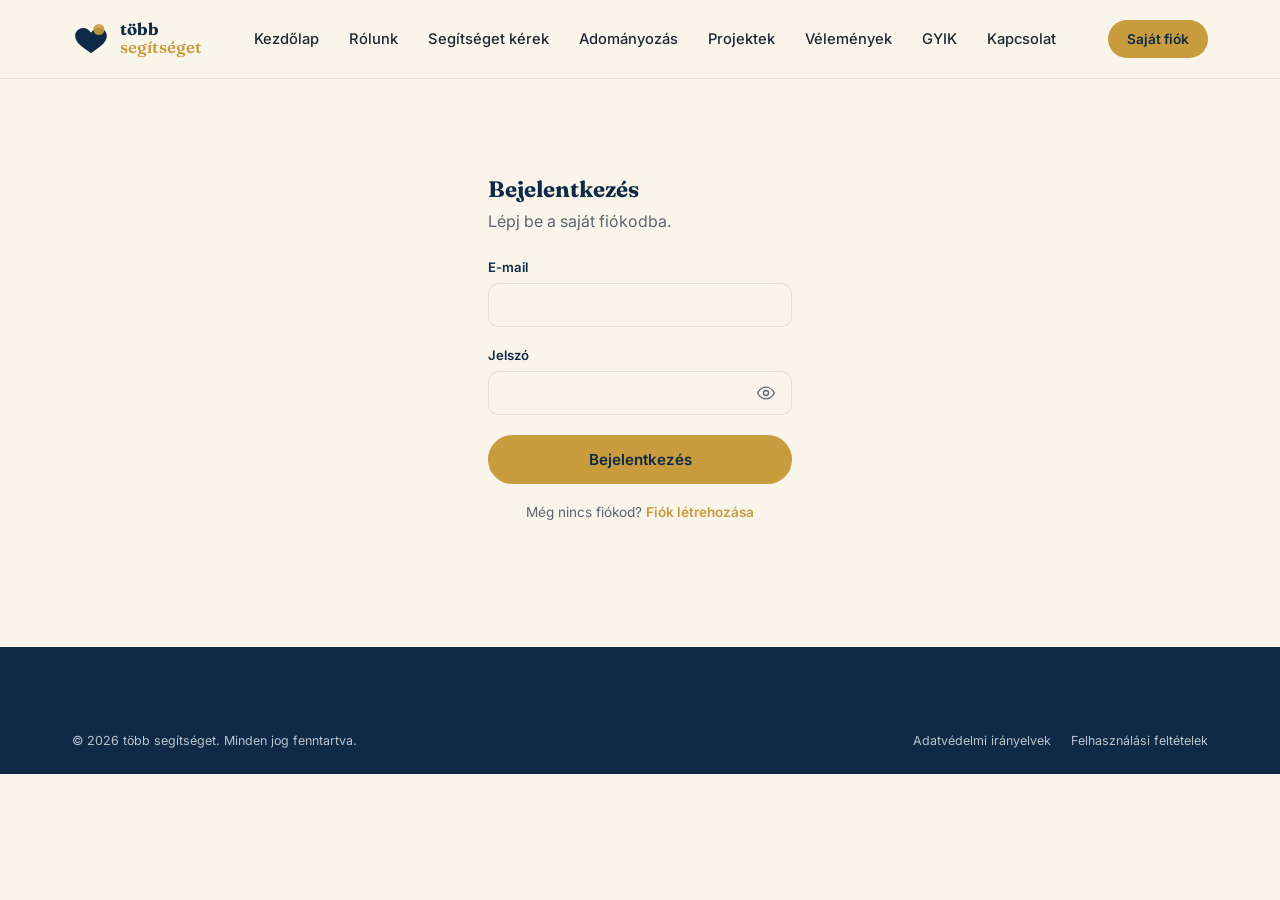
<file: profil.html>
<!DOCTYPE html>
<html lang="hu">
<head>
<meta charset="UTF-8">
<meta name="viewport" content="width=device-width, initial-scale=1.0">
<title>Profil — Espace personnel — Több Segítséget</title>
<link rel="stylesheet" href="css/style.css">
</head>
<body>

<header class="site-header">
  <div class="container">
    <a href="index.html" class="brand">
      <svg class="brand-mark" viewBox="0 0 48 48" fill="none" xmlns="http://www.w3.org/2000/svg">
        <path d="M14 10c-6 0-10 5-10 10 0 9 10 15 20 22 10-7 20-13 20-22 0-5-4-10-10-10-4 0-7.5 2.2-10 6-2.5-3.8-6-6-10-6z" fill="#0F2A47"/>
        <circle cx="34" cy="12" r="7" fill="#C89B3C" opacity="0.9"/>
      </svg>
      <span class="brand-text"><span class="top">több</span><span class="bottom">segítséget</span></span>
    </a>
    <nav class="main-nav">
      <a href="index.html" data-i18n="nav_home">Accueil</a>
      <a href="apropos.html" data-i18n="nav_about">À propos</a>
      <a href="demander-aide.html" data-i18n="nav_ask">Demander une aide</a>
      <a href="financement.html" data-i18n="nav_fund">Faire un financement</a>
      <a href="projets.html" data-i18n="nav_projects">Projets</a>
      <a href="temoignages.html" data-i18n="nav_testimonials">Témoignages</a>
      <a href="faq.html" data-i18n="nav_faq">FAQ</a>
      <a href="contact.html" data-i18n="nav_contact">Contact</a>
    </nav>
    <div class="nav-cta">
      <a href="dashboard.html" class="btn btn-gold btn-sm" data-i18n="nav_account">Espace personnel</a>
      <button class="nav-toggle" aria-label="Menu"><span></span><span></span><span></span></button>
    </div>
  </div>
</header>

<section class="page-hero">
  <div class="container">
    <span class="breadcrumb">Accueil / Profil</span>
    <h1 data-i18n="profile_title">Mon profil</h1>
    <p data-i18n="profile_sub">Modifiez vos informations personnelles et votre mot de passe.</p>
  </div>
</section>

<section class="section">
  <div class="container">
    <div class="dash-shell">
      <aside class="dash-side">
        <div class="u">
          <div class="av" id="userAvatar">?</div>
          <div><strong id="userNameSide">…</strong><span id="userType">…</span></div>
        </div>
        <nav class="dash-nav">
          <a href="dashboard.html">📊 <span data-i18n="dash_nav_home">Tableau de bord</span></a>
          <a href="demander-aide.html">📄 <span data-i18n="dash_nav_new">Nouvelle demande</span></a>
          <a href="contact.html">💬 <span data-i18n="dash_nav_messages">Messages</span></a>
          <a href="documents.html">🗂️ <span data-i18n="dash_nav_docs">Documents</span></a>
          <a href="dashboard.html">🔔 <span data-i18n="dash_nav_tracking">Suivi des aides</span></a>
          <a href="profil.html" class="active">👤 <span data-i18n="dash_nav_profile">Profil</span></a>
          <a href="#" id="logoutLink">⏻ <span data-i18n="dash_nav_logout">Déconnexion</span></a>
        </nav>
      </aside>

      <div class="dash-main">
        <h3 data-i18n="profile_info_title">Informations personnelles</h3>
        <div id="profileError" style="display:none;background:#fdecec;color:#9c2b2b;padding:10px 14px;border-radius:8px;font-size:0.85rem;margin-bottom:16px;"></div>
        <div id="profileSuccess" style="display:none;background:#e9f4ee;color:#2c6b4a;padding:10px 14px;border-radius:8px;font-size:0.85rem;margin-bottom:16px;"></div>

        <form id="profileForm">
          <div class="field-grid">
            <div class="field">
              <label for="fullName" data-i18n="lbl_fullname">Nom complet</label>
              <input type="text" id="fullName" required>
            </div>
            <div class="field">
              <label data-i18n="lbl_email">Email</label>
              <input type="email" id="emailDisplay" disabled style="opacity:0.6;">
            </div>
            <div class="field full">
              <label for="phone" data-i18n="lbl_phone">Téléphone</label>
              <input type="tel" id="phone">
            </div>
          </div>

          <h3 style="margin-top:8px;" data-i18n="profile_password_title">Changer le mot de passe (optionnel)</h3>
          <div class="field-grid">
            <div class="field">
              <label for="currentPassword" data-i18n="profile_current_pw">Mot de passe actuel</label>
              <div class="password-field">
                <input type="password" id="currentPassword" autocomplete="current-password">
                <button type="button" class="password-toggle" data-target="currentPassword" aria-label="Afficher le mot de passe">
                  <svg width="20" height="20" viewBox="0 0 24 24" fill="none" class="icon-eye">
                    <path d="M2 12s3.5-7 10-7 10 7 10 7-3.5 7-10 7-10-7-10-7z" stroke="currentColor" stroke-width="1.6" stroke-linejoin="round"/>
                    <circle cx="12" cy="12" r="3" stroke="currentColor" stroke-width="1.6"/>
                  </svg>
                  <svg width="20" height="20" viewBox="0 0 24 24" fill="none" class="icon-eye-off" style="display:none;">
                    <path d="M3 3l18 18M10.6 10.6a3 3 0 004.24 4.24M9.5 5.1A10.4 10.4 0 0112 5c6.5 0 10 7 10 7a13.6 13.6 0 01-3.1 4M6.2 6.2A13.6 13.6 0 002 12s3.5 7 10 7c1.3 0 2.5-.2 3.6-.6" stroke="currentColor" stroke-width="1.6" stroke-linecap="round" stroke-linejoin="round"/>
                  </svg>
                </button>
              </div>
            </div>
            <div class="field">
              <label for="newPassword" data-i18n="profile_new_pw">Nouveau mot de passe</label>
              <div class="password-field">
                <input type="password" id="newPassword" minlength="6" autocomplete="new-password">
                <button type="button" class="password-toggle" data-target="newPassword" aria-label="Afficher le mot de passe">
                  <svg width="20" height="20" viewBox="0 0 24 24" fill="none" class="icon-eye">
                    <path d="M2 12s3.5-7 10-7 10 7 10 7-3.5 7-10 7-10-7-10-7z" stroke="currentColor" stroke-width="1.6" stroke-linejoin="round"/>
                    <circle cx="12" cy="12" r="3" stroke="currentColor" stroke-width="1.6"/>
                  </svg>
                  <svg width="20" height="20" viewBox="0 0 24 24" fill="none" class="icon-eye-off" style="display:none;">
                    <path d="M3 3l18 18M10.6 10.6a3 3 0 004.24 4.24M9.5 5.1A10.4 10.4 0 0112 5c6.5 0 10 7 10 7a13.6 13.6 0 01-3.1 4M6.2 6.2A13.6 13.6 0 002 12s3.5 7 10 7c1.3 0 2.5-.2 3.6-.6" stroke="currentColor" stroke-width="1.6" stroke-linecap="round" stroke-linejoin="round"/>
                  </svg>
                </button>
              </div>
            </div>
            <div class="field">
              <label for="confirmPassword" data-i18n="profile_confirm_pw">Confirmer le mot de passe</label>
              <div class="password-field">
                <input type="password" id="confirmPassword" minlength="6" autocomplete="new-password">
                <button type="button" class="password-toggle" data-target="confirmPassword" aria-label="Afficher le mot de passe">
                  <svg width="20" height="20" viewBox="0 0 24 24" fill="none" class="icon-eye">
                    <path d="M2 12s3.5-7 10-7 10 7 10 7-3.5 7-10 7-10-7-10-7z" stroke="currentColor" stroke-width="1.6" stroke-linejoin="round"/>
                    <circle cx="12" cy="12" r="3" stroke="currentColor" stroke-width="1.6"/>
                  </svg>
                  <svg width="20" height="20" viewBox="0 0 24 24" fill="none" class="icon-eye-off" style="display:none;">
                    <path d="M3 3l18 18M10.6 10.6a3 3 0 004.24 4.24M9.5 5.1A10.4 10.4 0 0112 5c6.5 0 10 7 10 7a13.6 13.6 0 01-3.1 4M6.2 6.2A13.6 13.6 0 002 12s3.5 7 10 7c1.3 0 2.5-.2 3.6-.6" stroke="currentColor" stroke-width="1.6" stroke-linecap="round" stroke-linejoin="round"/>
                  </svg>
                </button>
              </div>
            </div>
          </div>

          <div class="form-nav-actions">
            <a href="dashboard.html" class="btn btn-outline" data-i18n="btn_cancel">Annuler</a>
            <button type="submit" class="btn btn-gold" data-i18n="profile_save_btn">Enregistrer</button>
          </div>
        </form>
      </div>
    </div>
  </div>
</section>

<footer class="site-footer">
  <div class="container">
    <div class="footer-bottom">
      <span data-i18n="footer_rights">© 2026 több segítséget. Tous droits réservés.</span>
      <span><a href="#" data-i18n="footer_privacy">Politique de confidentialité</a><a href="#" data-i18n="footer_terms">Conditions d'utilisation</a></span>
    </div>
  </div>
</footer>
<script src="js/api.js"></script>
<script src="js/i18n.js"></script>
<script src="js/nav.js"></script>
<script>
(async function initProfile(){
  const user = await requireAuth();
  if (!user) return;

  document.getElementById('userNameSide').textContent = user.full_name;
  document.getElementById('userType').textContent = user.user_type === 'entreprise' ? 'Entreprise' : 'Particulier';
  document.getElementById('userAvatar').textContent = user.full_name.charAt(0).toUpperCase();

  document.getElementById('fullName').value = user.full_name;
  document.getElementById('emailDisplay').value = user.email;
  document.getElementById('phone').value = user.phone || '';

  if (user.is_admin) {
    const adminLink = document.createElement('a');
    adminLink.href = 'admin.html';
    adminLink.textContent = '🛠️ Panneau admin';
    document.querySelector('.dash-nav').prepend(adminLink);
  }

  document.getElementById('logoutLink').addEventListener('click', async function(e){
    e.preventDefault();
    await apiPost('logout.php', {});
    window.location.href = 'login.html';
  });

  document.getElementById('profileForm').addEventListener('submit', async function(e){
    e.preventDefault();
    const errBox = document.getElementById('profileError');
    const okBox = document.getElementById('profileSuccess');
    errBox.style.display = 'none';
    okBox.style.display = 'none';

    const newPassword = document.getElementById('newPassword').value;
    const currentPassword = document.getElementById('currentPassword').value;
    const confirmPassword = document.getElementById('confirmPassword').value;

    if (newPassword && !currentPassword) {
      errBox.textContent = 'Indique ton mot de passe actuel pour le changer.';
      errBox.style.display = 'block';
      return;
    }

    if (newPassword && newPassword !== confirmPassword) {
      errBox.textContent = 'Les deux mots de passe ne correspondent pas.';
      errBox.style.display = 'block';
      return;
    }

    try {
      await apiPost('update-profile.php', {
        full_name: document.getElementById('fullName').value,
        phone: document.getElementById('phone').value,
        current_password: currentPassword,
        new_password: newPassword
      });
      okBox.textContent = 'Profil mis à jour.';
      okBox.style.display = 'block';
      document.getElementById('currentPassword').value = '';
      document.getElementById('newPassword').value = '';
      document.getElementById('confirmPassword').value = '';
    } catch (err) {
      errBox.textContent = err.message;
      errBox.style.display = 'block';
    }
  });
})();

document.querySelectorAll('.password-toggle').forEach(function(btn){
  btn.addEventListener('click', function(){
    const input = document.getElementById(btn.dataset.target);
    const showing = input.type === 'text';
    input.type = showing ? 'password' : 'text';
    btn.querySelector('.icon-eye').style.display = showing ? '' : 'none';
    btn.querySelector('.icon-eye-off').style.display = showing ? 'none' : '';
    btn.setAttribute('aria-label', showing ? 'Afficher le mot de passe' : 'Masquer le mot de passe');
  });
});
</script>
</body>
</html>
</file>
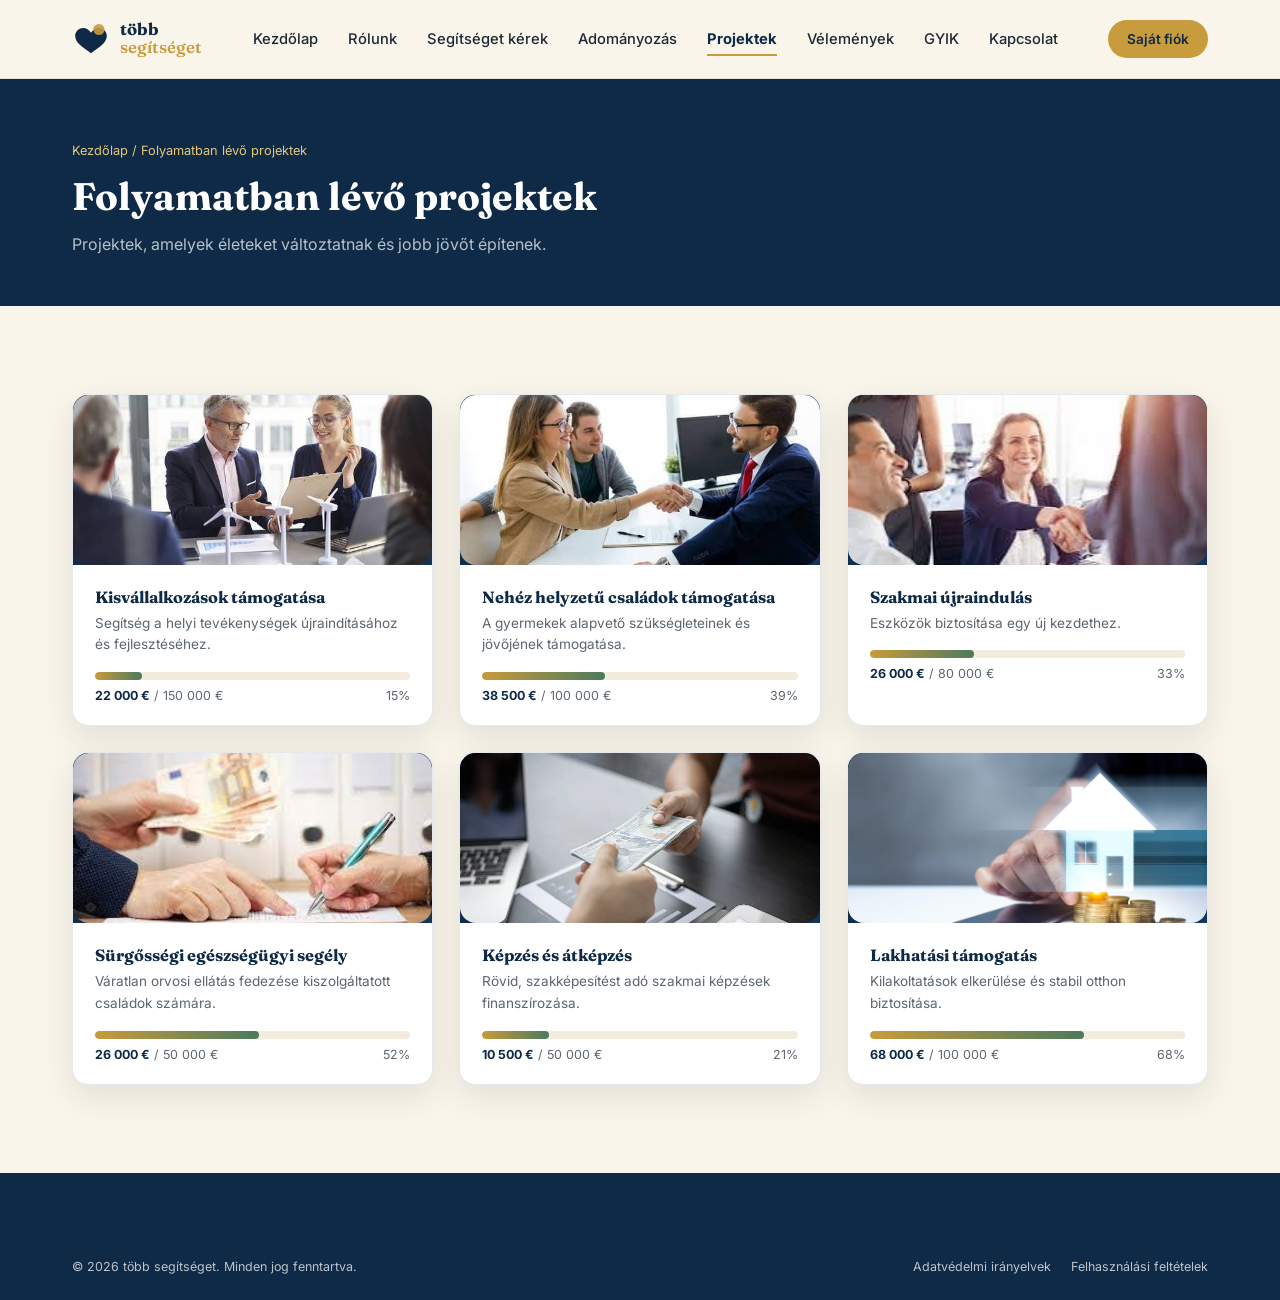
<file: projets.html>
<!DOCTYPE html>
<html lang="hu">
<head>
<meta charset="UTF-8">
<meta name="viewport" content="width=device-width, initial-scale=1.0">
<title>Projets en cours — Több Segítséget</title>
<link rel="stylesheet" href="css/style.css">
</head>
<body>

<header class="site-header">
  <div class="container">
    <a href="index.html" class="brand">
      <svg class="brand-mark" viewBox="0 0 48 48" fill="none" xmlns="http://www.w3.org/2000/svg">
        <path d="M14 10c-6 0-10 5-10 10 0 9 10 15 20 22 10-7 20-13 20-22 0-5-4-10-10-10-4 0-7.5 2.2-10 6-2.5-3.8-6-6-10-6z" fill="#0F2A47"/>
        <circle cx="34" cy="12" r="7" fill="#C89B3C" opacity="0.9"/>
      </svg>
      <span class="brand-text"><span class="top">több</span><span class="bottom">segítséget</span></span>
    </a>
    <nav class="main-nav">
      <a href="index.html" data-i18n="nav_home">Accueil</a>
      <a href="apropos.html" data-i18n="nav_about">À propos</a>
      <a href="demander-aide.html" data-i18n="nav_ask">Demander une aide</a>
      <a href="financement.html" data-i18n="nav_fund">Faire un financement</a>
      <a href="projets.html" class="active" data-i18n="nav_projects">Projets</a>
      <a href="temoignages.html" data-i18n="nav_testimonials">Témoignages</a>
      <a href="faq.html" data-i18n="nav_faq">FAQ</a>
      <a href="contact.html" data-i18n="nav_contact">Contact</a>
    </nav>
    <div class="nav-cta">
      <a href="dashboard.html" class="btn btn-gold btn-sm" data-i18n="nav_account">Espace personnel</a>
      <button class="nav-toggle" aria-label="Menu"><span></span><span></span><span></span></button>
    </div>
  </div>
</header>

<section class="page-hero">
  <div class="container">
    <span class="breadcrumb"><span data-i18n="nav_home">Accueil</span> / <span data-i18n="ph_projects_crumb">Projets en cours</span></span>
    <h1 data-i18n="ph_projects_title">Projets en cours</h1>
    <p data-i18n="ph_projects_sub">Des projets qui changent des vies et construisent un avenir meilleur.</p>
  </div>
</section>

<section class="section">
  <div class="container">
    <div class="projects-grid">
      <div class="project-card">
        <div class="project-photo">
          <img src="images/images.jpg" alt="Soutien aux petites entreprises" style="width:100%;height:100%;object-fit:cover;border-radius:var(--radius);">
        </div>
        <div class="project-body">
          <h4 data-i18n="proj1_name">Soutien aux petites entreprises</h4>
          <p data-i18n="proj1_desc">Aider à relancer et développer les activités locales.</p>
          <div class="progress-track"><div class="progress-fill" style="width:15%"></div></div>
          <div class="progress-meta"><span><strong>22 000 €</strong> / 150 000 €</span><span>15%</span></div>
        </div>
      </div>
      <div class="project-card">
        <div class="project-photo">
          <img src="images/images1.jpg" alt="Aide aux familles en difficulté" style="width:100%;height:100%;object-fit:cover;border-radius:var(--radius);">
        </div>
        <div class="project-body">
          <h4 data-i18n="proj2_name">Aide aux familles en difficulté</h4>
          <p data-i18n="proj2_desc">Soutenir les besoins essentiels et l'avenir des enfants.</p>
          <div class="progress-track"><div class="progress-fill" style="width:39%"></div></div>
          <div class="progress-meta"><span><strong>38 500 €</strong> / 100 000 €</span><span>39%</span></div>
        </div>
      </div>
      <div class="project-card">
        <div class="project-photo">
          <img src="images/images2.jpg" alt="Formation professionnelle" style="width:100%;height:100%;object-fit:cover;border-radius:var(--radius);">
        </div>
        <div class="project-body">
          <h4 data-i18n="proj3_name">Relance professionnelle</h4>
          <p data-i18n="proj3_desc">Redonner les moyens d'un nouveau départ.</p>
          <div class="progress-track"><div class="progress-fill" style="width:33%"></div></div>
          <div class="progress-meta"><span><strong>26 000 €</strong> / 80 000 €</span><span>33%</span></div>
        </div>
      </div>
      <div class="project-card">
        <div class="project-photo">
          <img src="images/images3.jpg" alt="Aide médicale d'urgence" style="width:100%;height:100%;object-fit:cover;border-radius:var(--radius);">
        </div>
        <div class="project-body">
          <h4 data-i18n="proj4_name">Aide médicale d'urgence</h4>
          <p data-i18n="proj4_desc">Prendre en charge des soins imprévus pour des familles vulnérables.</p>
          <div class="progress-track"><div class="progress-fill" style="width:52%"></div></div>
          <div class="progress-meta"><span><strong>26 000 €</strong> / 50 000 €</span><span>52%</span></div>
        </div>
      </div>
      <div class="project-card">
        <div class="project-photo">
          <img src="images/images4.jpg" alt="Formation & reconversion" style="width:100%;height:100%;object-fit:cover;border-radius:var(--radius);">
        </div>
        <div class="project-body">
          <h4 data-i18n="proj5_name">Formation &amp; reconversion</h4>
          <p data-i18n="proj5_desc">Financer des formations professionnelles courtes et qualifiantes.</p>
          <div class="progress-track"><div class="progress-fill" style="width:21%"></div></div>
          <div class="progress-meta"><span><strong>10 500 €</strong> / 50 000 €</span><span>21%</span></div>
        </div>
      </div>
      <div class="project-card">
        <div class="project-photo">
          <img src="images/images5.jpg" alt="Aide au logement" style="width:100%;height:100%;object-fit:cover;border-radius:var(--radius);">
        </div>
        <div class="project-body">
          <h4 data-i18n="proj6_name">Aide au logement</h4>
          <p data-i18n="proj6_desc">Éviter les expulsions et sécuriser un toit stable.</p>
          <div class="progress-track"><div class="progress-fill" style="width:68%"></div></div>
          <div class="progress-meta"><span><strong>68 000 €</strong> / 100 000 €</span><span>68%</span></div>
        </div>
      </div>
    </div>
  </div>
</section>

<footer class="site-footer">
  <div class="container">
    <div class="footer-bottom">
      <span data-i18n="footer_rights">© 2026 több segítséget. Tous droits réservés.</span>
      <span><a href="#" data-i18n="footer_privacy">Politique de confidentialité</a><a href="#" data-i18n="footer_terms">Conditions d'utilisation</a></span>
    </div>
  </div>
</footer>
<script src="js/i18n.js"></script>
<script src="js/nav.js"></script>
</body>
</html>
</file>
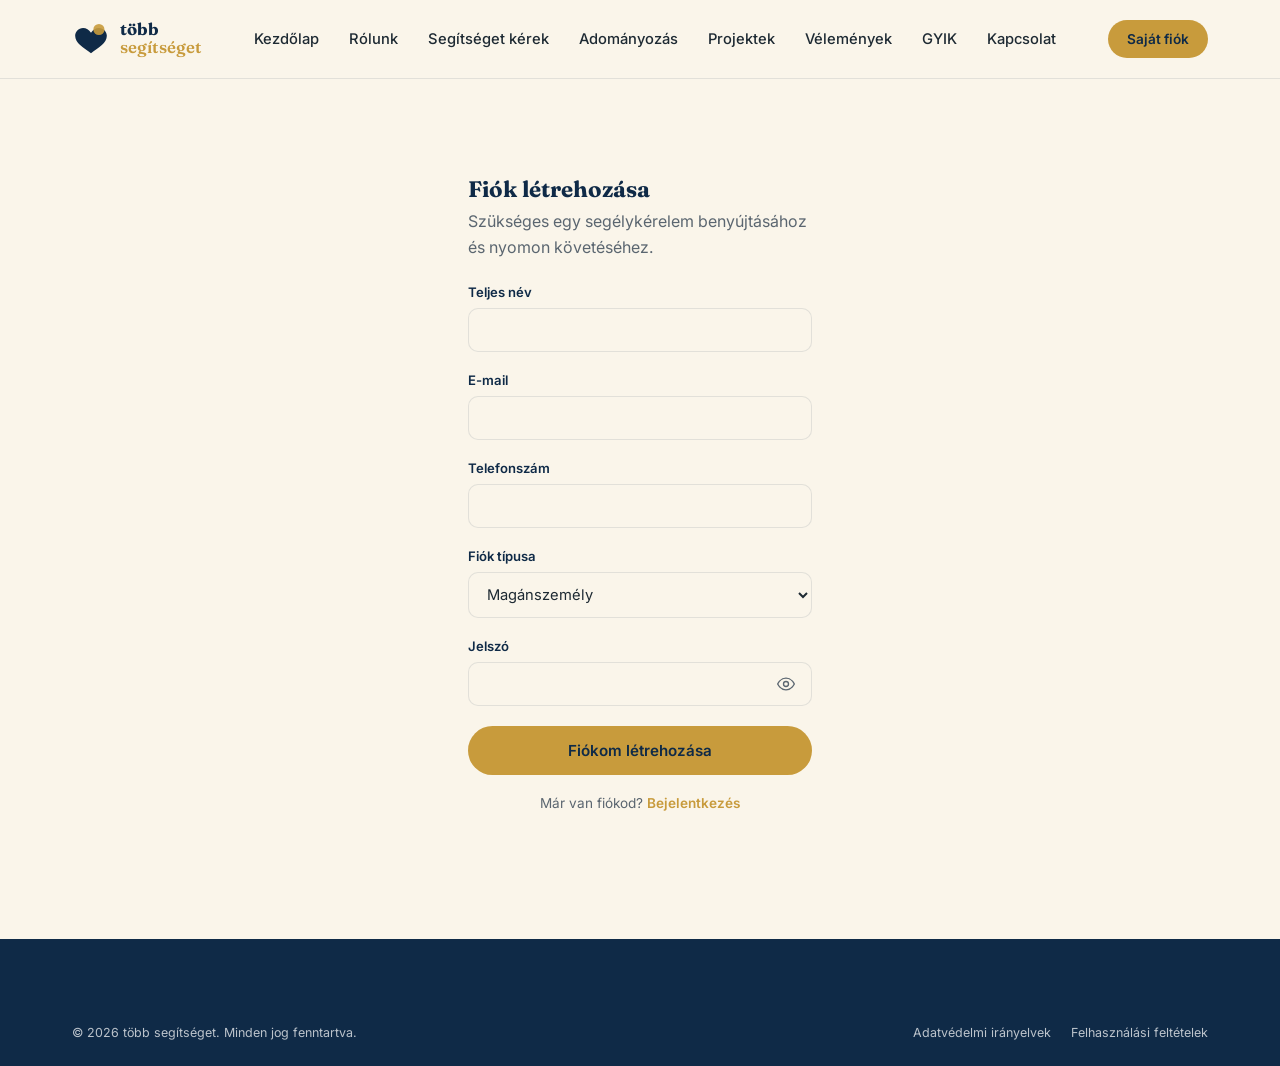
<file: register.html>
<!DOCTYPE html>
<html lang="hu">
<head>
<meta charset="UTF-8">
<meta name="viewport" content="width=device-width, initial-scale=1.0">
<title>Créer un compte — Több Segítséget</title>
<link rel="stylesheet" href="css/style.css">
</head>
<body>

<header class="site-header">
  <div class="container">
    <a href="index.html" class="brand">
      <svg class="brand-mark" viewBox="0 0 48 48" fill="none" xmlns="http://www.w3.org/2000/svg">
        <path d="M14 10c-6 0-10 5-10 10 0 9 10 15 20 22 10-7 20-13 20-22 0-5-4-10-10-10-4 0-7.5 2.2-10 6-2.5-3.8-6-6-10-6z" fill="#0F2A47"/>
        <path d="M24 22c4-5 8-8 12-8 4.5 0 8 3.3 8 8 0 6.5-6.5 11-14 16" fill="none" stroke="#C89B3C" stroke-width="0" />
        <circle cx="34" cy="12" r="7" fill="#C89B3C" opacity="0.9"/>
      </svg>
      <span class="brand-text">
        <span class="top">több</span>
        <span class="bottom">segítséget</span>
      </span>
    </a>
    <nav class="main-nav">
      <a href="index.html" data-i18n="nav_home">Accueil</a>
      <a href="apropos.html" data-i18n="nav_about">À propos</a>
      <a href="demander-aide.html" data-i18n="nav_ask">Demander une aide</a>
      <a href="financement.html" data-i18n="nav_fund">Faire un financement</a>
      <a href="projets.html" data-i18n="nav_projects">Projets</a>
      <a href="temoignages.html" data-i18n="nav_testimonials">Témoignages</a>
      <a href="faq.html" data-i18n="nav_faq">FAQ</a>
      <a href="contact.html" data-i18n="nav_contact">Contact</a>
    </nav>
    <div class="nav-cta">
      <a href="dashboard.html" class="btn btn-gold btn-sm" data-i18n="nav_account">Espace personnel</a>
      <button class="nav-toggle" aria-label="Menu"><span></span><span></span><span></span></button>
    </div>
  </div>
</header>

<section class="section" style="padding-top:60px;">
  <div class="container" style="max-width:480px;">
    <div class="value-card" style="text-align:left;padding:36px;">
      <h2 style="font-size:1.4rem;margin-bottom:6px;" data-i18n="register_title">Créer un compte</h2>
      <p style="margin-bottom:24px;" data-i18n="register_sub">Nécessaire pour déposer une demande d'aide et suivre son avancement.</p>

      <div id="regError" style="display:none;background:#fdecec;color:#9c2b2b;padding:10px 14px;border-radius:8px;font-size:0.85rem;margin-bottom:16px;"></div>

      <form id="regForm">
        <div class="field">
          <label for="full_name" data-i18n="lbl_fullname">Nom complet <span class="req">*</span></label>
          <input type="text" id="full_name" required>
        </div>
        <div class="field">
          <label for="email" data-i18n="lbl_email">Email <span class="req">*</span></label>
          <input type="email" id="email" required>
        </div>
        <div class="field">
          <label for="phone" data-i18n="lbl_phone">Téléphone</label>
          <input type="tel" id="phone">
        </div>
        <div class="field">
          <label for="user_type" data-i18n="lbl_account_type">Type de compte <span class="req">*</span></label>
          <select id="user_type" required>
            <option value="particulier" data-i18n="opt_individual">Particulier</option>
            <option value="entreprise" data-i18n="opt_company">Entreprise</option>
          </select>
        </div>
        <div class="field">
          <label for="password" data-i18n="lbl_password">Mot de passe <span class="req">*</span></label>
          <div class="password-field">
            <input type="password" id="password" minlength="6" required>
            <button type="button" class="password-toggle" data-target="password" aria-label="Afficher le mot de passe">
              <svg width="20" height="20" viewBox="0 0 24 24" fill="none" class="icon-eye">
                <path d="M2 12s3.5-7 10-7 10 7 10 7-3.5 7-10 7-10-7-10-7z" stroke="currentColor" stroke-width="1.6" stroke-linejoin="round"/>
                <circle cx="12" cy="12" r="3" stroke="currentColor" stroke-width="1.6"/>
              </svg>
              <svg width="20" height="20" viewBox="0 0 24 24" fill="none" class="icon-eye-off" style="display:none;">
                <path d="M3 3l18 18M10.6 10.6a3 3 0 004.24 4.24M9.5 5.1A10.4 10.4 0 0112 5c6.5 0 10 7 10 7a13.6 13.6 0 01-3.1 4M6.2 6.2A13.6 13.6 0 002 12s3.5 7 10 7c1.3 0 2.5-.2 3.6-.6" stroke="currentColor" stroke-width="1.6" stroke-linecap="round" stroke-linejoin="round"/>
              </svg>
            </button>
          </div>
        </div>
        <button type="submit" class="btn btn-gold btn-block" data-i18n="btn_create_my_account">Créer mon compte</button>
      </form>

      <p style="margin-top:18px;font-size:0.85rem;text-align:center;">
        <span data-i18n="already_account">Déjà un compte ?</span> <a href="login.html" style="color:var(--gold);font-weight:600;" data-i18n="btn_login">Se connecter</a>
      </p>
    </div>
  </div>
</section>

<footer class="site-footer">
  <div class="container">
    <div class="footer-bottom">
      <span data-i18n="footer_rights">© 2026 több segítséget. Tous droits réservés.</span>
      <span><a href="#" data-i18n="footer_privacy">Politique de confidentialité</a><a href="#" data-i18n="footer_terms">Conditions d'utilisation</a></span>
    </div>
  </div>
</footer>

<script src="js/api.js"></script>
<script src="js/i18n.js"></script>
<script src="js/nav.js"></script>
<script>
document.querySelectorAll('.password-toggle').forEach(function(btn){
  btn.addEventListener('click', function(){
    const input = document.getElementById(btn.dataset.target);
    const showing = input.type === 'text';
    input.type = showing ? 'password' : 'text';
    btn.querySelector('.icon-eye').style.display = showing ? '' : 'none';
    btn.querySelector('.icon-eye-off').style.display = showing ? 'none' : '';
    btn.setAttribute('aria-label', showing ? 'Afficher le mot de passe' : 'Masquer le mot de passe');
  });
});
</script>
<script>
document.getElementById('regForm').addEventListener('submit', async function(e){
  e.preventDefault();
  const errBox = document.getElementById('regError');
  errBox.style.display = 'none';
  try {
    await apiPost('register.php', {
      full_name: document.getElementById('full_name').value,
      email: document.getElementById('email').value,
      phone: document.getElementById('phone').value,
      user_type: document.getElementById('user_type').value,
      password: document.getElementById('password').value
    });
    window.location.href = 'dashboard.html';
  } catch (err) {
    errBox.textContent = err.message;
    errBox.style.display = 'block';
  }
});
</script>
</body>
</html>
</file>
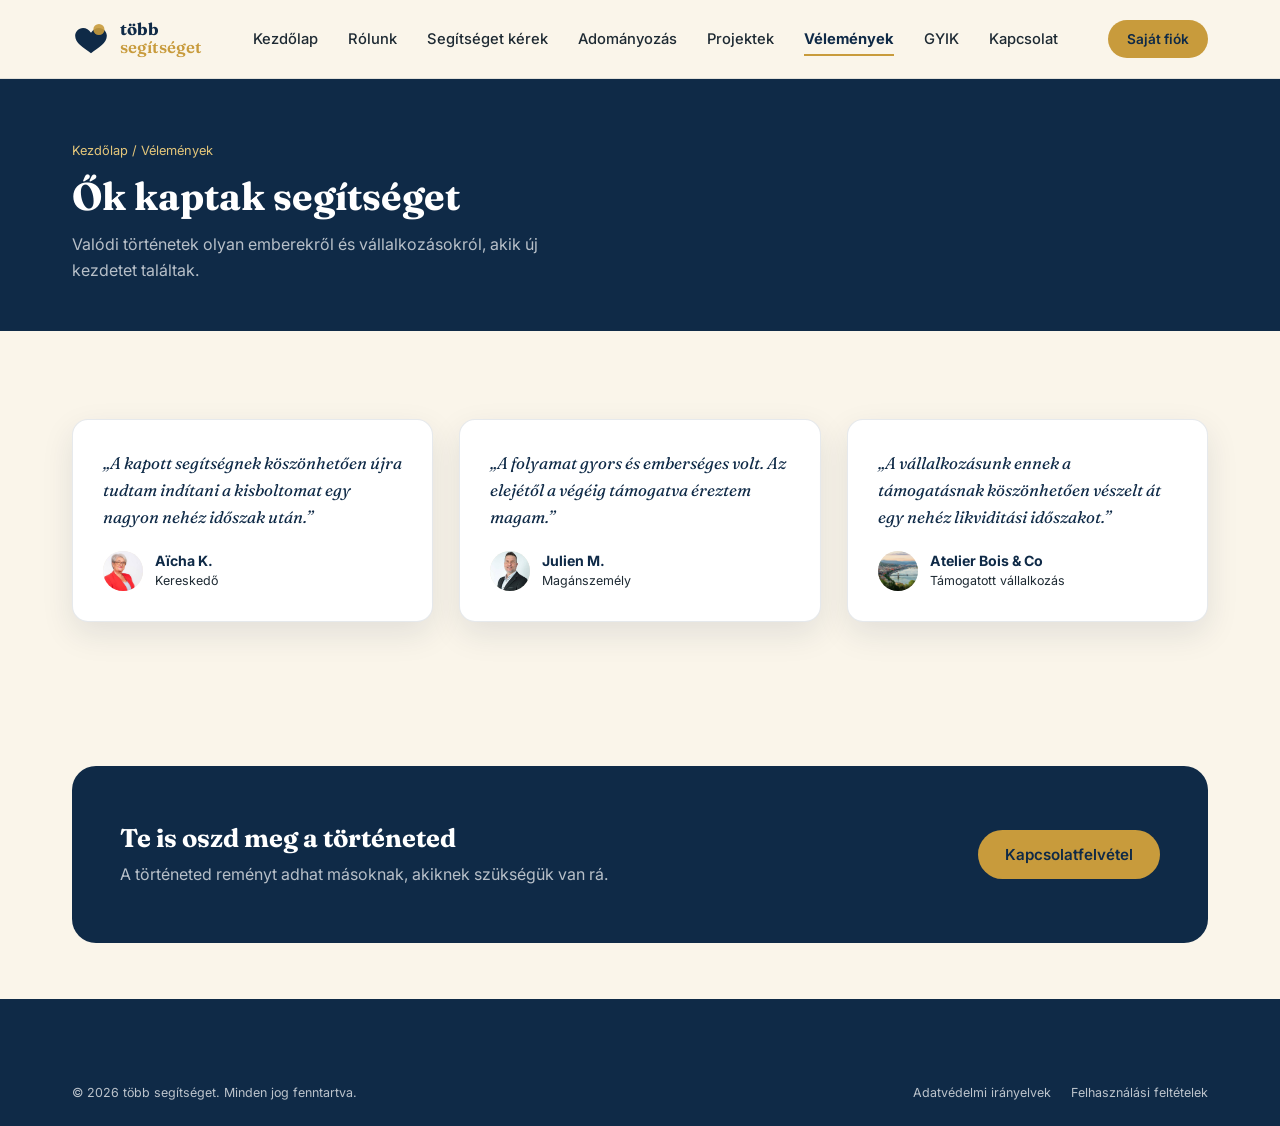
<file: temoignages.html>
<!DOCTYPE html>
<html lang="hu">
<head>
<meta charset="UTF-8">
<meta name="viewport" content="width=device-width, initial-scale=1.0">
<title>Témoignages — Több Segítséget</title>
<link rel="stylesheet" href="css/style.css">
</head>
<body>

<header class="site-header">
  <div class="container">
    <a href="index.html" class="brand">
      <svg class="brand-mark" viewBox="0 0 48 48" fill="none" xmlns="http://www.w3.org/2000/svg">
        <path d="M14 10c-6 0-10 5-10 10 0 9 10 15 20 22 10-7 20-13 20-22 0-5-4-10-10-10-4 0-7.5 2.2-10 6-2.5-3.8-6-6-10-6z" fill="#0F2A47"/>
        <circle cx="34" cy="12" r="7" fill="#C89B3C" opacity="0.9"/>
      </svg>
      <span class="brand-text"><span class="top">több</span><span class="bottom">segítséget</span></span>
    </a>
    <nav class="main-nav">
      <a href="index.html" data-i18n="nav_home">Accueil</a>
      <a href="apropos.html" data-i18n="nav_about">À propos</a>
      <a href="demander-aide.html" data-i18n="nav_ask">Demander une aide</a>
      <a href="financement.html" data-i18n="nav_fund">Faire un financement</a>
      <a href="projets.html" data-i18n="nav_projects">Projets</a>
      <a href="temoignages.html" class="active" data-i18n="nav_testimonials">Témoignages</a>
      <a href="faq.html" data-i18n="nav_faq">FAQ</a>
      <a href="contact.html" data-i18n="nav_contact">Contact</a>
    </nav>
    <div class="nav-cta">
      <a href="dashboard.html" class="btn btn-gold btn-sm" data-i18n="nav_account">Espace personnel</a>
      <button class="nav-toggle" aria-label="Menu"><span></span><span></span><span></span></button>
    </div>
  </div>
</header>

<section class="page-hero">
  <div class="container">
    <span class="breadcrumb"><span data-i18n="nav_home">Accueil</span> / <span data-i18n="nav_testimonials">Témoignages</span></span>
    <h1 data-i18n="ph_testi_title">Ils ont été aidés</h1>
    <p data-i18n="ph_testi_sub">Des histoires réelles de personnes et d'entreprises qui ont retrouvé un nouveau départ.</p>
  </div>
</section>

<section class="section">
  <div class="container">
    <div class="testimonials-grid">
      <div class="testimonial-card">
        <p class="quote" data-i18n="testi1_quote">« Grâce à l'aide reçue, j'ai pu relancer mon petit commerce après une période très difficile. »</p>
        <div class="testimonial-who">
          <div class="avatar">
            <img src="images/images6.jpg" alt="Aïcha K." style="width:100%;height:100%;object-fit:cover;border-radius:50%;">  
          </div>
          <div><strong>Aïcha K.</strong><span data-i18n="testi1_role">Commerçante</span></div>
        </div>
      </div>
      <div class="testimonial-card">
        <p class="quote" data-i18n="testi2_quote">« Le processus a été rapide et humain. Je me suis sentie accompagnée du début à la fin. »</p>
        <div class="testimonial-who">
          <div class="avatar">
            <img src="images/images7.jpg" alt="Julien M." style="width:100%;height:100%;object-fit:cover;border-radius:50%;">  
          </div>
          <div><strong>Julien M.</strong><span data-i18n="opt_individual">Particulier</span></div>
        </div>
      </div>
      <div class="testimonial-card">
        <p class="quote" data-i18n="testi3_quote">« Notre entreprise a pu surmonter une période de trésorerie tendue grâce à ce soutien. »</p>
        <div class="testimonial-who">
          <div class="avatar">
            <img src="images/images8.jpg" alt="Atelier Bois & Co" style="width:100%;height:100%;object-fit:cover;border-radius:50%;">  
          </div>
          <div><strong>Atelier Bois & Co</strong><span data-i18n="testi3_role">Entreprise soutenue</span></div>
        </div>
      </div>
    </div>
  </div>
</section>

<section class="section-tight">
  <div class="container">
    <div class="cta-band">
      <div>
        <h3 data-i18n="testi_cta_title">Vous aussi, partagez votre histoire</h3>
        <p data-i18n="testi_cta_sub">Votre témoignage peut donner de l'espoir à d'autres personnes dans le besoin.</p>
      </div>
      <div class="cta-actions">
        <a href="contact.html" class="btn btn-gold" data-i18n="about_contact_btn">Nous contacter</a>
      </div>
    </div>
  </div>
</section>

<footer class="site-footer">
  <div class="container">
    <div class="footer-bottom">
      <span data-i18n="footer_rights">© 2026 több segítséget. Tous droits réservés.</span>
      <span><a href="#" data-i18n="footer_privacy">Politique de confidentialité</a><a href="#" data-i18n="footer_terms">Conditions d'utilisation</a></span>
    </div>
  </div>
</footer>
<script src="js/i18n.js"></script>
<script src="js/nav.js"></script>
</body>
</html>
</file>
<file: css/style.css>
/* ==========================================================================
   több segítséget — design tokens
   Cream #F8F3E9 / Navy #0F2A47 / Gold #C89B3C / Green #4C7A5E / Ink #1B2A38
   Display: Fraunces (serif, warm) — Body/UI: Inter
   ========================================================================== */

@import url('https://fonts.googleapis.com/css2?family=Fraunces:opsz,wght@9..144,400;9..144,500;9..144,600;9..144,700&family=Inter:wght@400;500;600;700;800&display=swap');

:root{
  --cream: #FAF5EA;
  --cream-deep: #F3ECDC;
  --navy: #0F2A47;
  --navy-2: #14355A;
  --gold: #C89B3C;
  --gold-light: #E4C67A;
  --green: #4C7A5E;
  --ink: #1E2A33;
  --ink-soft: #5B6670;
  --white: #FFFFFF;
  --line: rgba(15,42,71,0.10);
  --shadow: 0 12px 32px rgba(15,42,71,0.10);
  --radius: 16px;
  --radius-sm: 10px;
  --font-display: 'Fraunces', 'Georgia', serif;
  --font-body: 'Inter', -apple-system, sans-serif;
}

*{box-sizing:border-box;}
html{scroll-behavior:smooth;}
body{
  margin:0;
  font-family:var(--font-body);
  color:var(--ink);
  background:var(--cream);
  -webkit-font-smoothing:antialiased;
}
img{max-width:100%;display:block;}
a{color:inherit;text-decoration:none;}
h1,h2,h3,h4{font-family:var(--font-display);margin:0;color:var(--navy);}
p{margin:0;line-height:1.6;color:var(--ink-soft);}
button{font-family:inherit;cursor:pointer;}
.container{max-width:1200px;margin:0 auto;padding:0 32px;}

/* focus visibility */
a:focus-visible, button:focus-visible, input:focus-visible, textarea:focus-visible, select:focus-visible{
  outline:2px solid var(--gold);
  outline-offset:2px;
}

/* ---------- Buttons ---------- */
.btn{
  display:inline-flex;align-items:center;gap:8px;
  padding:14px 26px;border-radius:999px;
  font-weight:600;font-size:0.95rem;
  border:1px solid transparent;
  transition:transform .15s ease, box-shadow .15s ease, background .15s ease;
  white-space:nowrap;
}
.btn:hover{transform:translateY(-1px);}
.btn-gold{background:var(--gold);color:var(--navy);}
.btn-gold:hover{background:var(--gold-light);box-shadow:0 8px 20px rgba(200,155,60,0.35);}
.btn-navy{background:var(--navy);color:var(--white);}
.btn-navy:hover{background:var(--navy-2);box-shadow:0 8px 20px rgba(15,42,71,0.25);}
.btn-outline{background:transparent;color:var(--navy);border-color:var(--navy);}
.btn-outline:hover{background:var(--navy);color:var(--white);}
.btn-ghost-white{background:rgba(255,255,255,0.08);color:var(--white);border-color:rgba(255,255,255,0.35);}
.btn-ghost-white:hover{background:rgba(255,255,255,0.18);}
.btn-sm{padding:10px 18px;font-size:0.85rem;}
.btn-block{width:100%;justify-content:center;}

/* ---------- Header ---------- */
.site-header{
  position:sticky;top:0;z-index:50;
  background:rgba(250,245,234,0.92);
  backdrop-filter:blur(10px);
  border-bottom:1px solid var(--line);
}
.site-header .container{
  display:flex;align-items:center;justify-content:space-between;
  height:78px;
}
.brand{display:flex;align-items:center;gap:10px;}
.brand-mark{width:38px;height:38px;flex-shrink:0;}
.brand-text{font-family:var(--font-display);line-height:1.05;}
.brand-text .top{display:block;font-weight:700;font-size:1.05rem;color:var(--navy);}
.brand-text .bottom{display:block;font-weight:600;font-size:1.05rem;color:var(--gold);}

.main-nav{display:flex;align-items:center;gap:30px;}
.main-nav a{
  font-size:0.92rem;font-weight:500;color:var(--ink);
  position:relative;padding:6px 0;
}
.main-nav a.active{color:var(--navy);font-weight:700;}
.main-nav a::after{
  content:"";position:absolute;left:0;bottom:-2px;height:2px;width:0;
  background:var(--gold);transition:width .2s ease;
}
.main-nav a:hover::after, .main-nav a.active::after{width:100%;}
.nav-cta{display:flex;align-items:center;gap:16px;}
.nav-toggle{display:none;background:none;border:none;padding:8px;}
.nav-toggle span{display:block;width:22px;height:2px;background:var(--navy);margin:5px 0;}
.lang-switch{display:flex;border:1px solid var(--line);border-radius:999px;overflow:hidden;margin-right:6px;}
.lang-switch button{
  background:none;border:none;padding:7px 12px;font-size:0.75rem;font-weight:700;
  color:var(--ink-soft);cursor:pointer;letter-spacing:0.03em;
}
.lang-switch button.active{background:var(--navy);color:var(--white);}

/* ---------- Hero ---------- */
.hero{
  position:relative;
  background:linear-gradient(180deg, var(--navy) 0%, #0B2038 100%);
  overflow:hidden;
  color:var(--white);
}
.hero-skyline{
  position:absolute;inset:0;opacity:0.9;
}
.hero-inner{
  position:relative;z-index:2;
  display:grid;grid-template-columns:1.1fr 0.9fr;gap:40px;
  align-items:center;
  padding:80px 32px 110px;
  max-width:1200px;margin:0 auto;
}
.hero h1{
  font-size:clamp(2.2rem, 4vw, 3.2rem);
  line-height:1.15;color:var(--white);font-weight:600;
}
.hero h1 .accent{color:var(--gold-light);}
.hero p.lead{
  margin-top:20px;max-width:480px;color:rgba(255,255,255,0.78);font-size:1.02rem;
}
.hero-actions{display:flex;gap:14px;margin-top:32px;flex-wrap:wrap;}
.hero-stat-card{
  position:relative;z-index:2;
  background:rgba(255,255,255,0.96);
  border-radius:var(--radius);
  padding:26px 26px;
  box-shadow:0 20px 50px rgba(0,0,0,0.35);
  display:flex;flex-direction:column;gap:18px;
  justify-self:end;
  min-width:250px;
}
.stat-row{display:flex;align-items:center;gap:14px;}
.stat-icon{
  width:44px;height:44px;border-radius:12px;
  display:flex;align-items:center;justify-content:center;
  flex-shrink:0;
}
.stat-icon.i-people{background:rgba(15,42,71,0.10);color:var(--navy);}
.stat-icon.i-biz{background:rgba(200,155,60,0.16);color:var(--gold);}
.stat-icon.i-heart{background:rgba(76,122,94,0.14);color:var(--green);}
.stat-row strong{display:block;font-family:var(--font-display);font-size:1.3rem;color:var(--navy);}
.stat-row span{display:block;font-size:0.82rem;color:var(--ink-soft);}
.hero-wave{
  position:absolute;left:0;right:0;bottom:-1px;line-height:0;z-index:1;
}

/* ---------- Trust bar ---------- */
.trust-bar{background:var(--navy-2);color:var(--white);padding:34px 0;}
.trust-bar h3{color:var(--white);text-align:center;font-weight:500;font-size:1.15rem;margin-bottom:28px;}
.trust-grid{display:grid;grid-template-columns:repeat(4,1fr);gap:24px;}
.trust-item{display:flex;gap:14px;align-items:flex-start;}
.trust-item .ic{
  width:34px;height:34px;border-radius:9px;background:rgba(255,255,255,0.08);
  display:flex;align-items:center;justify-content:center;flex-shrink:0;color:var(--gold-light);
}
.trust-item strong{display:block;font-size:0.92rem;font-weight:600;color:var(--white);}
.trust-item p{font-size:0.82rem;color:rgba(255,255,255,0.65);margin-top:2px;}

/* ---------- Section generic ---------- */
.section{padding:88px 0;}
.section-tight{padding:56px 0;}
.eyebrow{
  text-transform:uppercase;letter-spacing:0.14em;font-size:0.75rem;
  font-weight:700;color:var(--gold);margin-bottom:14px;display:block;
}
.section-head{max-width:640px;margin:0 auto 48px;text-align:center;}
.section-head h2{font-size:clamp(1.7rem,2.6vw,2.3rem);}
.section-head p{margin-top:14px;font-size:1.02rem;}

/* Mission */
.mission{text-align:center;max-width:760px;margin:0 auto;}
.mission h2{font-size:clamp(1.6rem,2.4vw,2.1rem);margin-bottom:16px;}
.mission p{font-size:1.05rem;}

/* Values grid */
.values-grid{
  display:grid;grid-template-columns:repeat(4,1fr);gap:28px;margin-top:56px;
}
.value-card{text-align:center;}
.value-icon{
  width:76px;height:76px;border-radius:50%;margin:0 auto 16px;
  display:flex;align-items:center;justify-content:center;
  background:var(--cream-deep);color:var(--navy);
}
.value-card h4{font-size:1.02rem;font-weight:600;font-family:var(--font-body);color:var(--navy);}

/* Process */
.process{background:var(--cream-deep);}
.process-steps{
  display:flex;justify-content:space-between;gap:14px;margin-top:52px;position:relative;
}
.process-steps::before{
  content:"";position:absolute;top:36px;left:8%;right:8%;height:1px;background:var(--line);z-index:0;
}
.step{
  position:relative;z-index:1;flex:1;text-align:center;display:flex;flex-direction:column;align-items:center;gap:14px;
}
.step-num{
  width:72px;height:72px;border-radius:50%;background:var(--white);
  border:1px solid var(--line);
  display:flex;align-items:center;justify-content:center;color:var(--navy);
  box-shadow:var(--shadow);position:relative;
}
.step-num .badge{
  position:absolute;top:-8px;right:-8px;
  width:22px;height:22px;border-radius:50%;background:var(--navy);color:var(--white);
  font-size:0.7rem;font-weight:700;display:flex;align-items:center;justify-content:center;
}
.step h4{font-size:0.95rem;font-weight:600;font-family:var(--font-body);color:var(--navy);}
.step p{font-size:0.8rem;max-width:130px;}
.step-arrow{color:var(--gold);align-self:flex-start;margin-top:26px;font-size:1.2rem;}

/* Impact features (4 icon cards, split by verticals) */
.impact-grid{display:grid;grid-template-columns:repeat(4,1fr);gap:0;}
.impact-item{
  display:flex;gap:14px;align-items:flex-start;padding:0 24px;
  border-right:1px solid var(--line);
}
.impact-item:last-child{border-right:none;}
.impact-item .ic{
  width:42px;height:42px;border-radius:10px;flex-shrink:0;
  display:flex;align-items:center;justify-content:center;
  background:var(--cream-deep);color:var(--navy);
}
.impact-item strong{display:block;font-size:0.92rem;color:var(--navy);}
.impact-item p{font-size:0.8rem;margin-top:4px;}

/* Projects grid */
.projects-grid{display:grid;grid-template-columns:repeat(3,1fr);gap:26px;}
.project-card{
  background:var(--white);border-radius:var(--radius);overflow:hidden;
  box-shadow:var(--shadow);border:1px solid var(--line);
}
.project-photo{height:170px;background:linear-gradient(135deg,var(--navy),var(--navy-2));position:relative;}
.project-body{padding:22px;}
.project-body h4{font-size:1.02rem;margin-bottom:6px;}
.project-body p{font-size:0.85rem;}
.progress-track{
  margin-top:16px;height:8px;border-radius:999px;background:var(--cream-deep);overflow:hidden;
}
.progress-fill{height:100%;border-radius:999px;background:linear-gradient(90deg,var(--gold),var(--green));}
.progress-meta{display:flex;justify-content:space-between;font-size:0.78rem;margin-top:8px;color:var(--ink-soft);}
.progress-meta strong{color:var(--navy);}

/* Testimonials */
.testimonial-card{
  background:var(--white);border-radius:var(--radius);padding:30px;
  box-shadow:var(--shadow);border:1px solid var(--line);
}
.testimonial-card .quote{font-family:var(--font-display);font-size:1.05rem;color:var(--navy);font-style:italic;}
.testimonial-who{display:flex;align-items:center;gap:12px;margin-top:20px;}
.avatar{width:40px;height:40px;border-radius:50%;background:var(--cream-deep);}
.testimonial-who strong{display:block;font-size:0.88rem;color:var(--navy);}
.testimonial-who span{font-size:0.78rem;}
.testimonials-grid{display:grid;grid-template-columns:repeat(3,1fr);gap:26px;}

/* CTA band */
.cta-band{
  background:var(--navy);color:var(--white);border-radius:24px;
  padding:56px 48px;display:flex;align-items:center;justify-content:space-between;gap:32px;
  flex-wrap:wrap;
}
.cta-band h3{color:var(--white);font-size:1.6rem;max-width:460px;}
.cta-band p{color:rgba(255,255,255,0.7);margin-top:8px;}
.cta-actions{display:flex;gap:14px;flex-wrap:wrap;}

/* ---------- Footer ---------- */
.site-footer{background:var(--navy);color:rgba(255,255,255,0.72);padding:64px 0 26px;}
.footer-grid{
  display:grid;grid-template-columns:1.4fr 1fr 1fr 1fr;gap:36px;padding-bottom:44px;
  border-bottom:1px solid rgba(255,255,255,0.12);
}
.footer-brand .brand-text .top{color:var(--white);}
.footer-brand p{margin-top:14px;font-size:0.85rem;max-width:240px;}
.footer-col h5{color:var(--white);font-size:0.88rem;margin-bottom:16px;font-family:var(--font-body);font-weight:700;}
.footer-col a, .footer-col li{display:block;font-size:0.85rem;margin-bottom:10px;color:rgba(255,255,255,0.68);}
.footer-col a:hover{color:var(--gold-light);}
.footer-social{display:flex;gap:10px;margin-top:16px;}
.footer-social a{
  width:34px;height:34px;border-radius:50%;background:rgba(255,255,255,0.08);
  display:flex;align-items:center;justify-content:center;
}
.footer-social a:hover{background:var(--gold);color:var(--navy);}
.footer-bottom{
  display:flex;justify-content:space-between;padding-top:22px;font-size:0.78rem;flex-wrap:wrap;gap:12px;
}
.footer-bottom a{margin-left:20px;}

/* ---------- Page hero (sub-pages) ---------- */
.page-hero{
  background:var(--navy);color:var(--white);padding:64px 0 48px;
}
.page-hero h1{color:var(--white);font-size:clamp(1.8rem,3vw,2.4rem);}
.page-hero p{color:rgba(255,255,255,0.7);margin-top:12px;max-width:520px;}
.breadcrumb{font-size:0.8rem;color:var(--gold-light);margin-bottom:14px;display:block;}

/* ---------- Forms (Demander une aide) ---------- */
.form-shell{
  display:grid;grid-template-columns:280px 1fr;gap:0;
  background:var(--white);border-radius:var(--radius);overflow:hidden;
  box-shadow:var(--shadow);border:1px solid var(--line);
}
.form-side{background:var(--cream-deep);padding:36px 30px;}
.form-side h3{font-size:1.15rem;margin-bottom:10px;}
.form-side p{font-size:0.85rem;margin-bottom:28px;}
.form-steps{list-style:none;margin:0;padding:0;display:flex;flex-direction:column;gap:6px;}
.form-steps li{
  display:flex;align-items:center;gap:12px;padding:12px 14px;border-radius:10px;font-size:0.88rem;color:var(--ink-soft);
}
.form-steps li .num{
  width:26px;height:26px;border-radius:50%;background:var(--white);border:1px solid var(--line);
  display:flex;align-items:center;justify-content:center;font-size:0.75rem;font-weight:700;color:var(--ink-soft);flex-shrink:0;
}
.form-steps li.active{background:var(--white);color:var(--navy);font-weight:600;box-shadow:0 4px 12px rgba(15,42,71,0.08);}
.form-steps li.active .num{background:var(--navy);color:var(--white);border-color:var(--navy);}
.form-steps li.done .num{background:var(--green);color:var(--white);border-color:var(--green);}

.form-main{padding:40px 44px;}
.form-main h3{font-size:1.2rem;margin-bottom:26px;}
.field-grid{display:grid;grid-template-columns:1fr 1fr;gap:20px;}
.field{margin-bottom:20px;}
.field.full{grid-column:1/-1;}
.field label{
  display:block;font-size:0.82rem;font-weight:600;color:var(--navy);margin-bottom:8px;
}
.field label .req{color:var(--gold);}
.field input, .field select, .field textarea{
  width:100%;padding:12px 14px;border-radius:var(--radius-sm);
  border:1px solid var(--line);background:var(--cream);
  font-family:inherit;font-size:0.92rem;color:var(--ink);
}
.field input:focus, .field select:focus, .field textarea:focus{
  outline:none;border-color:var(--gold);background:var(--white);
}
.password-field{position:relative;}
.password-field input{padding-right:44px;}
.password-toggle{
  position:absolute;top:50%;right:12px;transform:translateY(-50%);
  background:none;border:none;padding:4px;line-height:0;
  color:var(--ink-soft);cursor:pointer;
}
.password-toggle:hover{color:var(--navy);}
.form-nav-actions{display:flex;justify-content:space-between;margin-top:32px;}

/* ---------- Dashboard ---------- */
.dash-shell{display:grid;grid-template-columns:250px 1fr;min-height:70vh;background:var(--white);border-radius:var(--radius);overflow:hidden;box-shadow:var(--shadow);border:1px solid var(--line);}
.dash-side{background:var(--navy);color:rgba(255,255,255,0.75);padding:28px 18px;}
.dash-side .u{display:flex;align-items:center;gap:10px;padding:0 8px 24px;border-bottom:1px solid rgba(255,255,255,0.12);margin-bottom:18px;}
.dash-side .u .av{width:38px;height:38px;border-radius:50%;background:var(--gold);color:var(--navy);display:flex;align-items:center;justify-content:center;font-weight:700;}
.dash-side .u strong{color:var(--white);display:block;font-size:0.88rem;}
.dash-side .u span{font-size:0.72rem;color:rgba(255,255,255,0.5);}
.dash-nav a{
  display:flex;align-items:center;gap:12px;padding:11px 14px;border-radius:10px;font-size:0.88rem;margin-bottom:4px;color:rgba(255,255,255,0.7);
}
.dash-nav a.active, .dash-nav a:hover{background:rgba(255,255,255,0.08);color:var(--white);}
.dash-main{padding:36px 40px;}
.dash-kpis{display:grid;grid-template-columns:repeat(3,1fr);gap:20px;margin:28px 0 36px;}
.kpi-card{background:var(--cream-deep);border-radius:var(--radius-sm);padding:20px;}
.kpi-card span{font-size:0.8rem;color:var(--ink-soft);}
.kpi-card strong{display:block;font-family:var(--font-display);font-size:1.7rem;color:var(--navy);margin-top:6px;}
.updates-list{display:flex;flex-direction:column;gap:14px;}
.update-row{display:flex;gap:14px;align-items:flex-start;padding:14px 0;border-bottom:1px solid var(--line);}
.update-row:last-child{border-bottom:none;}
.update-dot{width:28px;height:28px;border-radius:50%;background:rgba(76,122,94,0.14);color:var(--green);display:flex;align-items:center;justify-content:center;flex-shrink:0;}
.update-row strong{font-size:0.88rem;color:var(--navy);}
.update-row p{font-size:0.8rem;margin-top:2px;}
.update-row time{font-size:0.75rem;color:var(--ink-soft);white-space:nowrap;margin-left:auto;}

/* ---------- Utilities ---------- */
.text-center{text-align:center;}
.mt-56{margin-top:56px;}
.grid-2{display:grid;grid-template-columns:1fr 1fr;gap:40px;align-items:center;}

/* ---------- Responsive ---------- */
@media (max-width: 980px){
  .main-nav{
    display:none;position:absolute;top:78px;left:0;right:0;
    background:var(--cream);border-bottom:1px solid var(--line);
    flex-direction:column;align-items:flex-start;gap:4px;
    padding:16px 32px 24px;box-shadow:var(--shadow);z-index:60;
  }
  .main-nav.open{display:flex;}
  .main-nav a{padding:10px 0;width:100%;}
  .nav-cta .btn-outline{display:none;}
  .nav-toggle{display:block;}
  .hero-inner{grid-template-columns:1fr;padding-bottom:60px;}
  .hero-stat-card{justify-self:start;}
  .trust-grid, .values-grid, .impact-grid{grid-template-columns:repeat(2,1fr);}
  .impact-item{border-right:none;border-bottom:1px solid var(--line);padding-bottom:20px;}
  .projects-grid, .testimonials-grid{grid-template-columns:1fr;}
  .footer-grid{grid-template-columns:1fr 1fr;}
  .form-shell, .dash-shell{grid-template-columns:1fr;}
  .form-side{display:none;}
  .field-grid{grid-template-columns:1fr;}
  .process-steps{flex-direction:column;gap:28px;}
  .process-steps::before{display:none;}
  .step-arrow{display:none;}
  .dash-kpis{grid-template-columns:1fr;}
}
</file>
